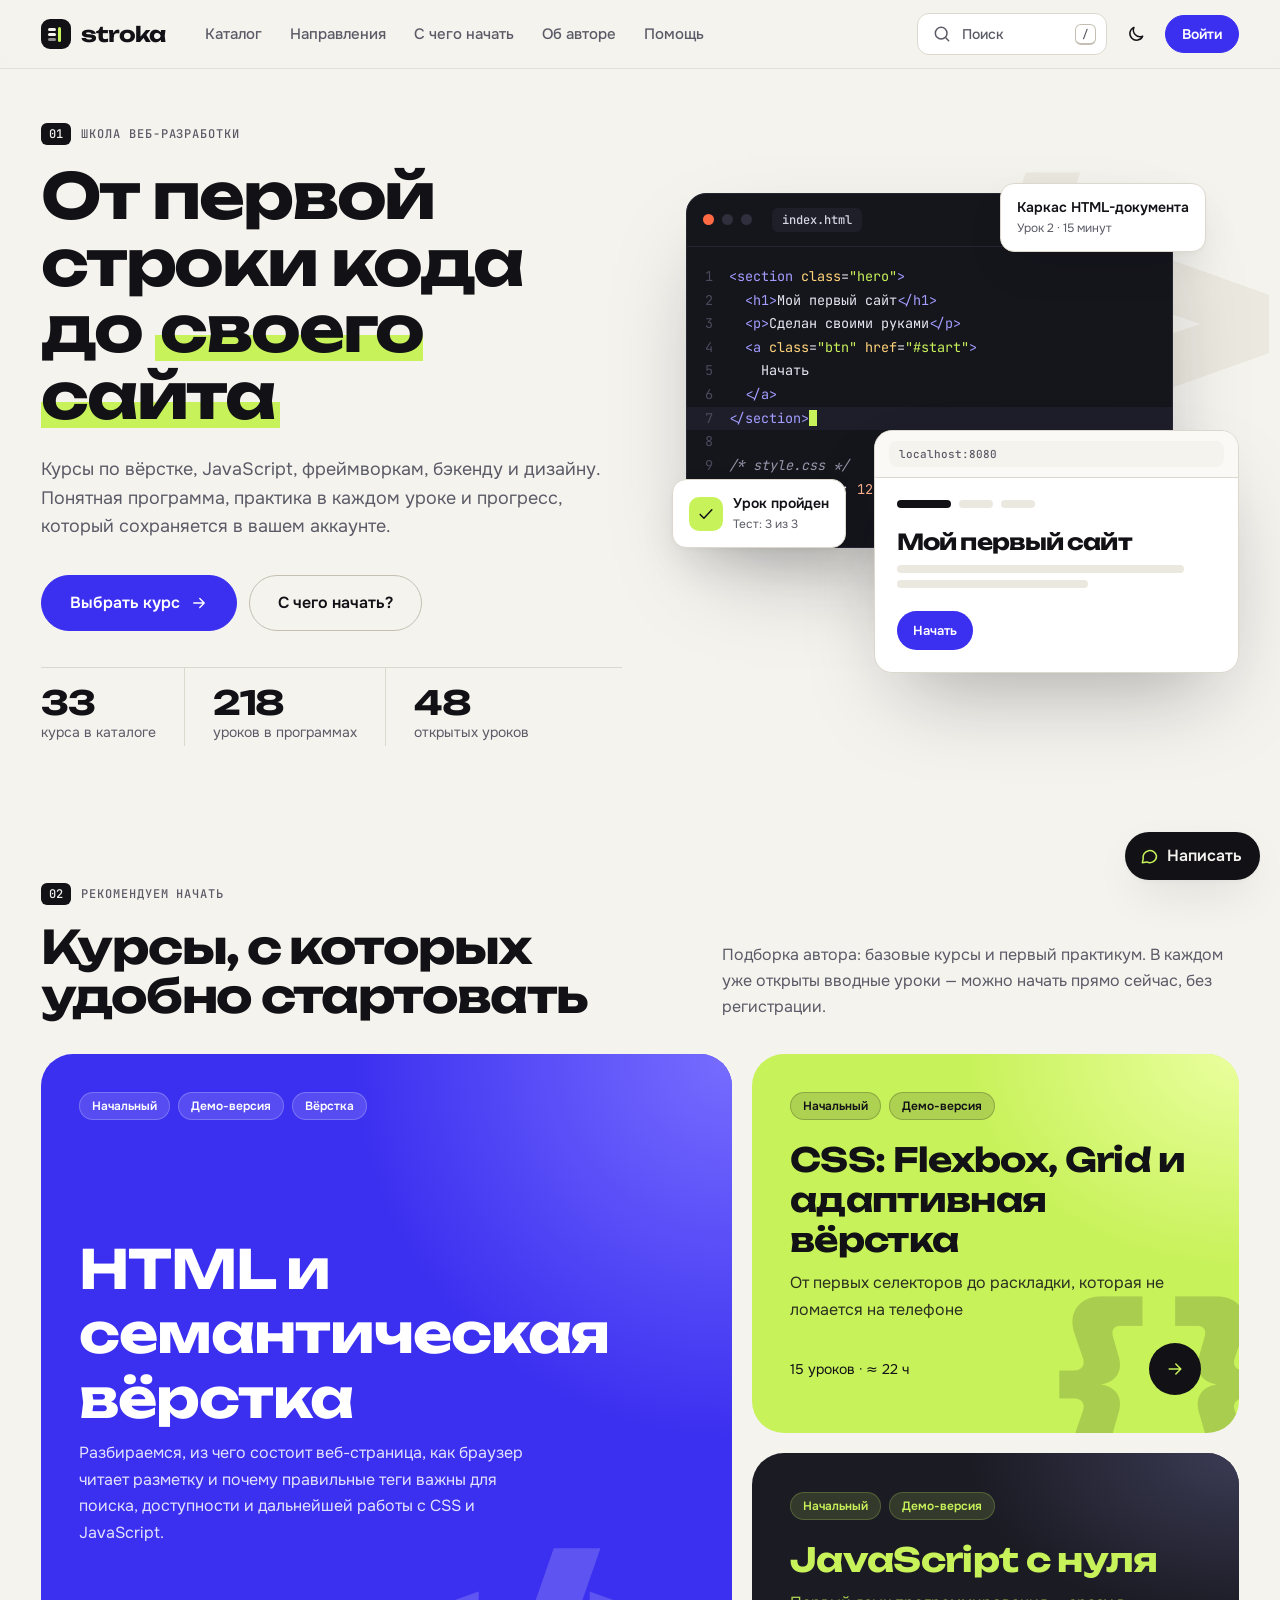
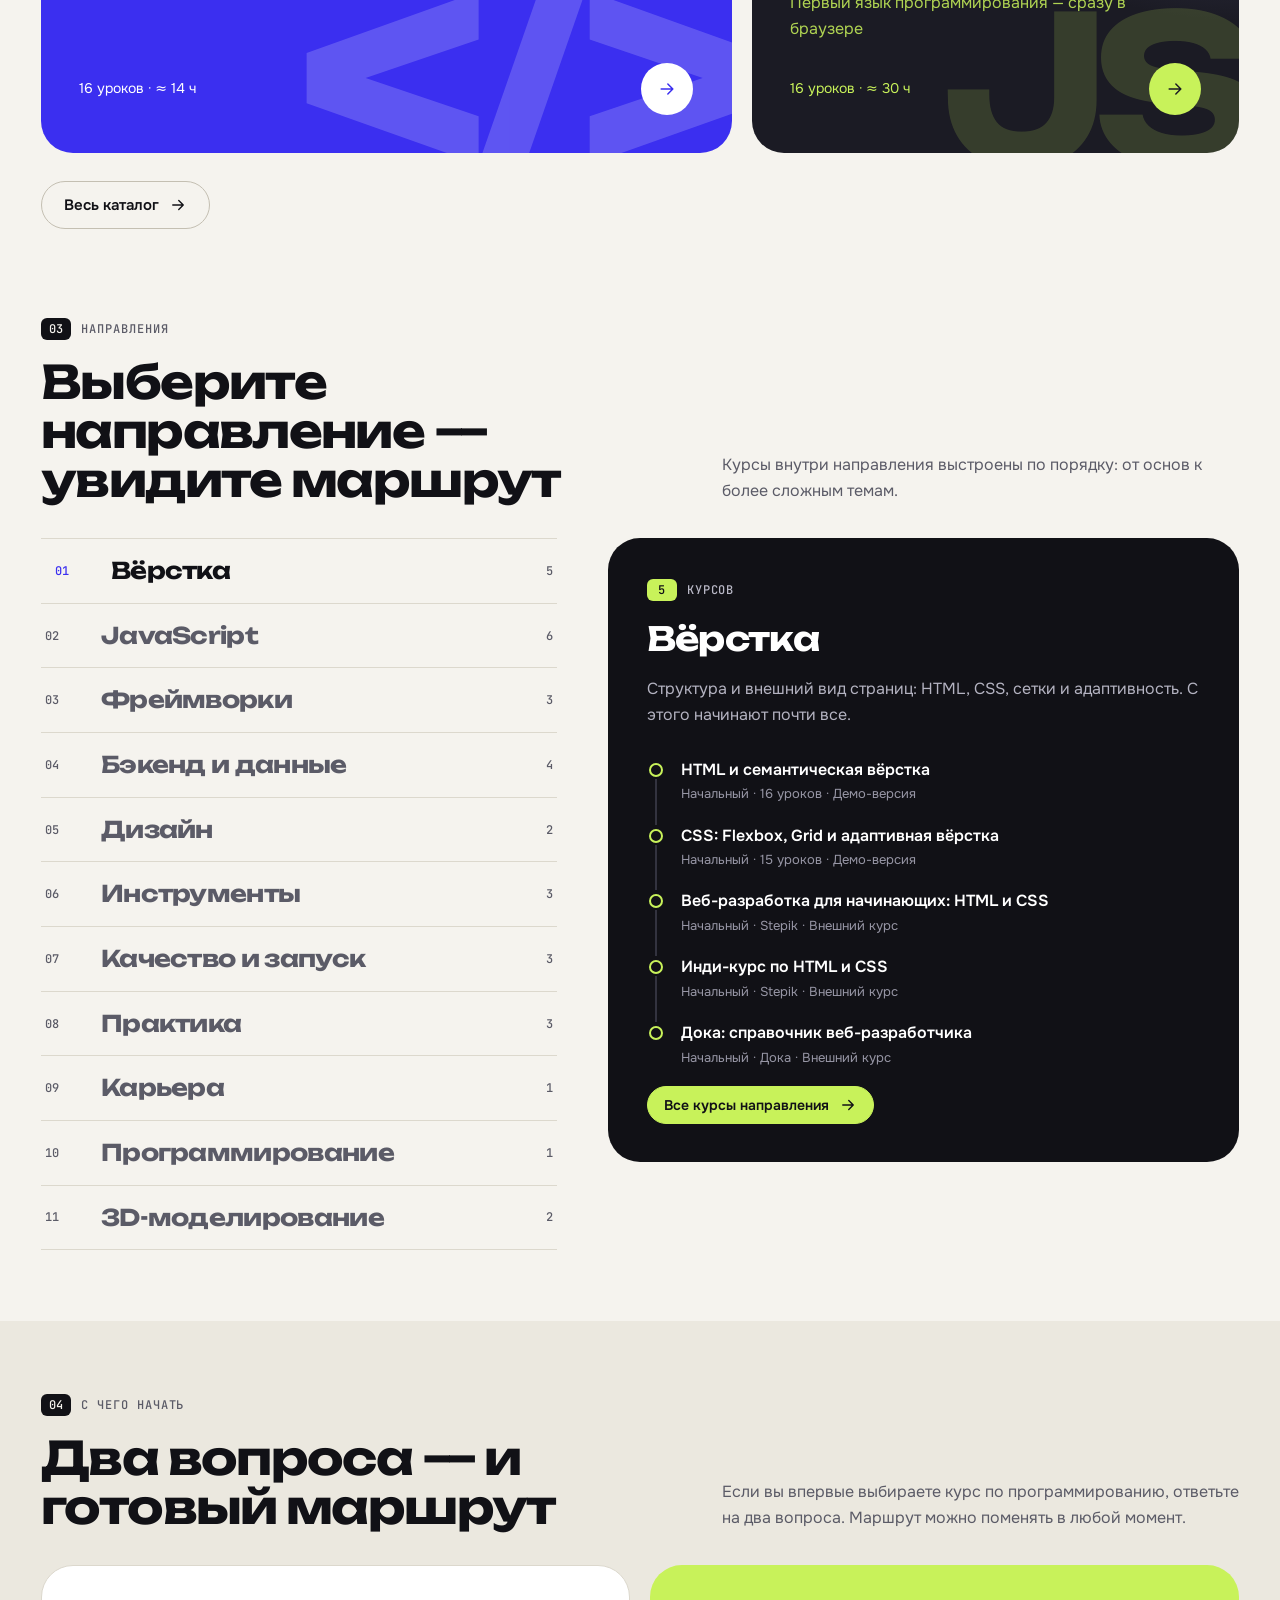
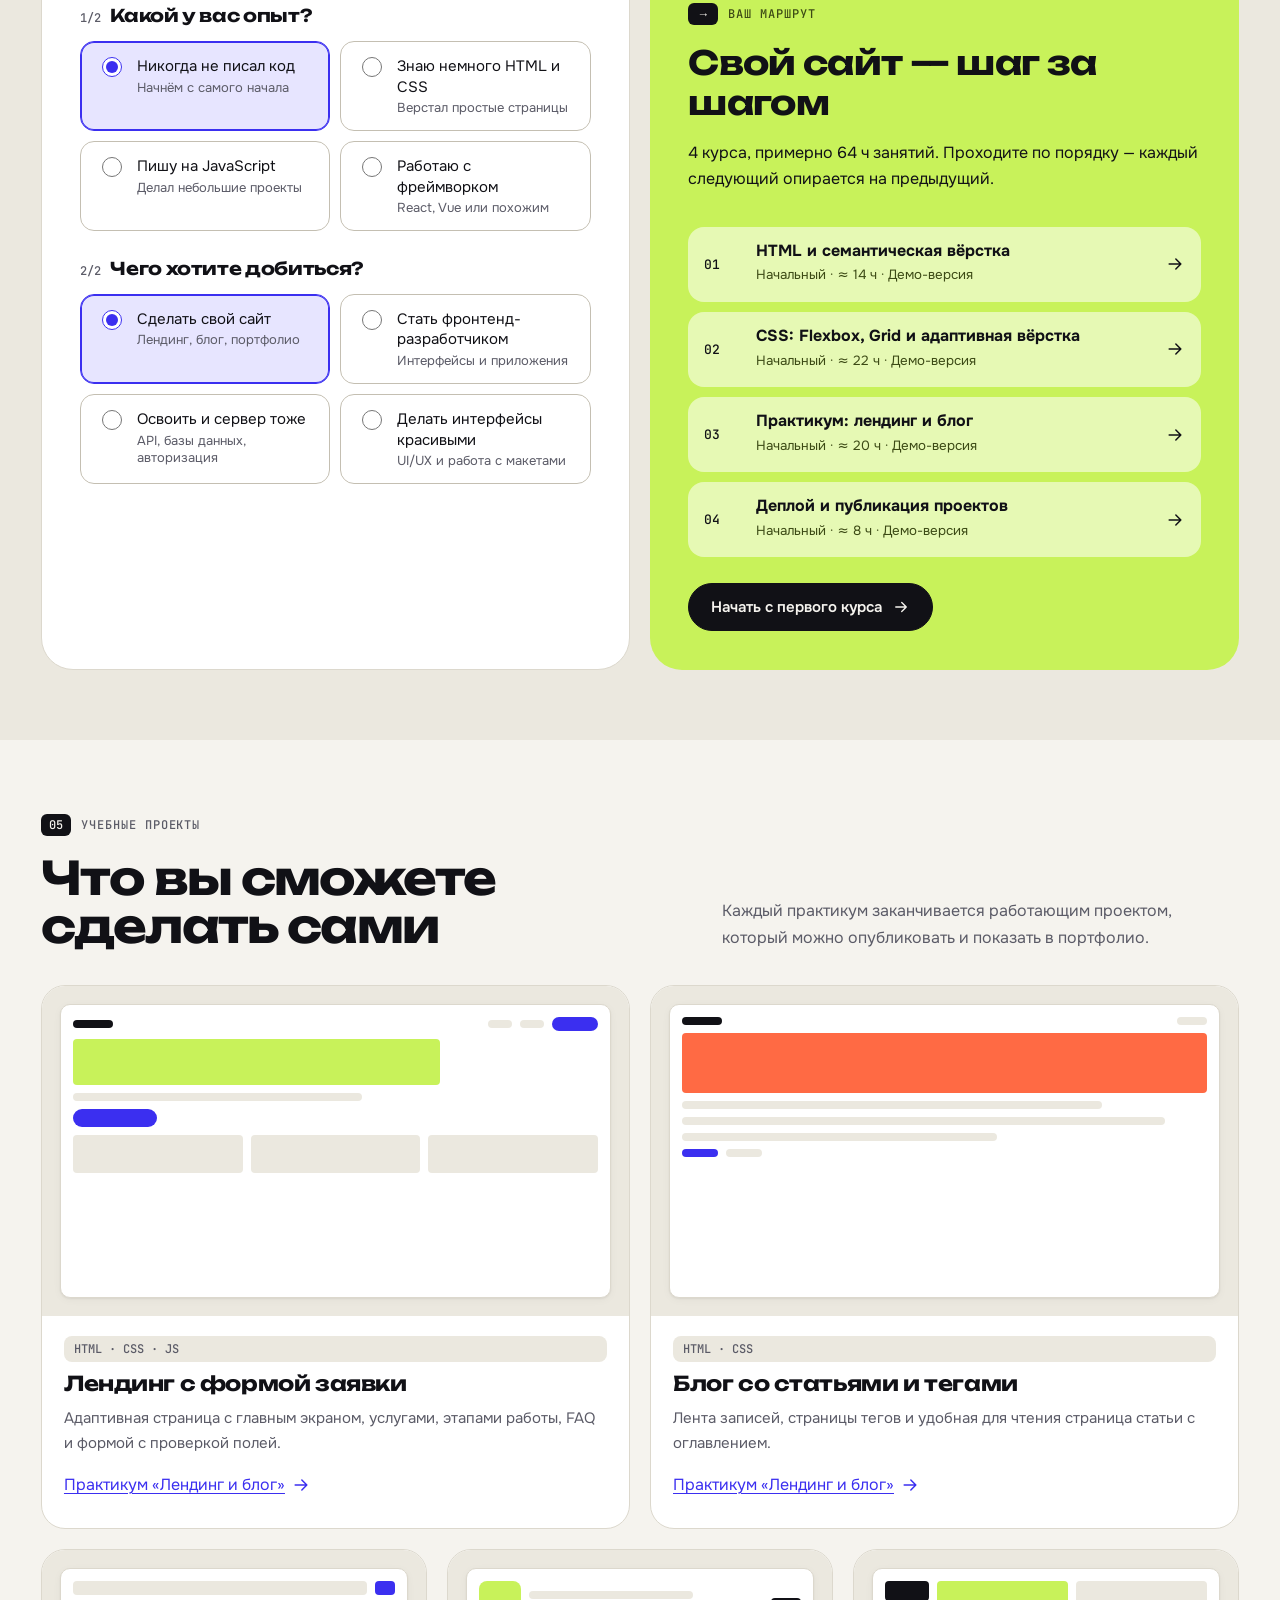
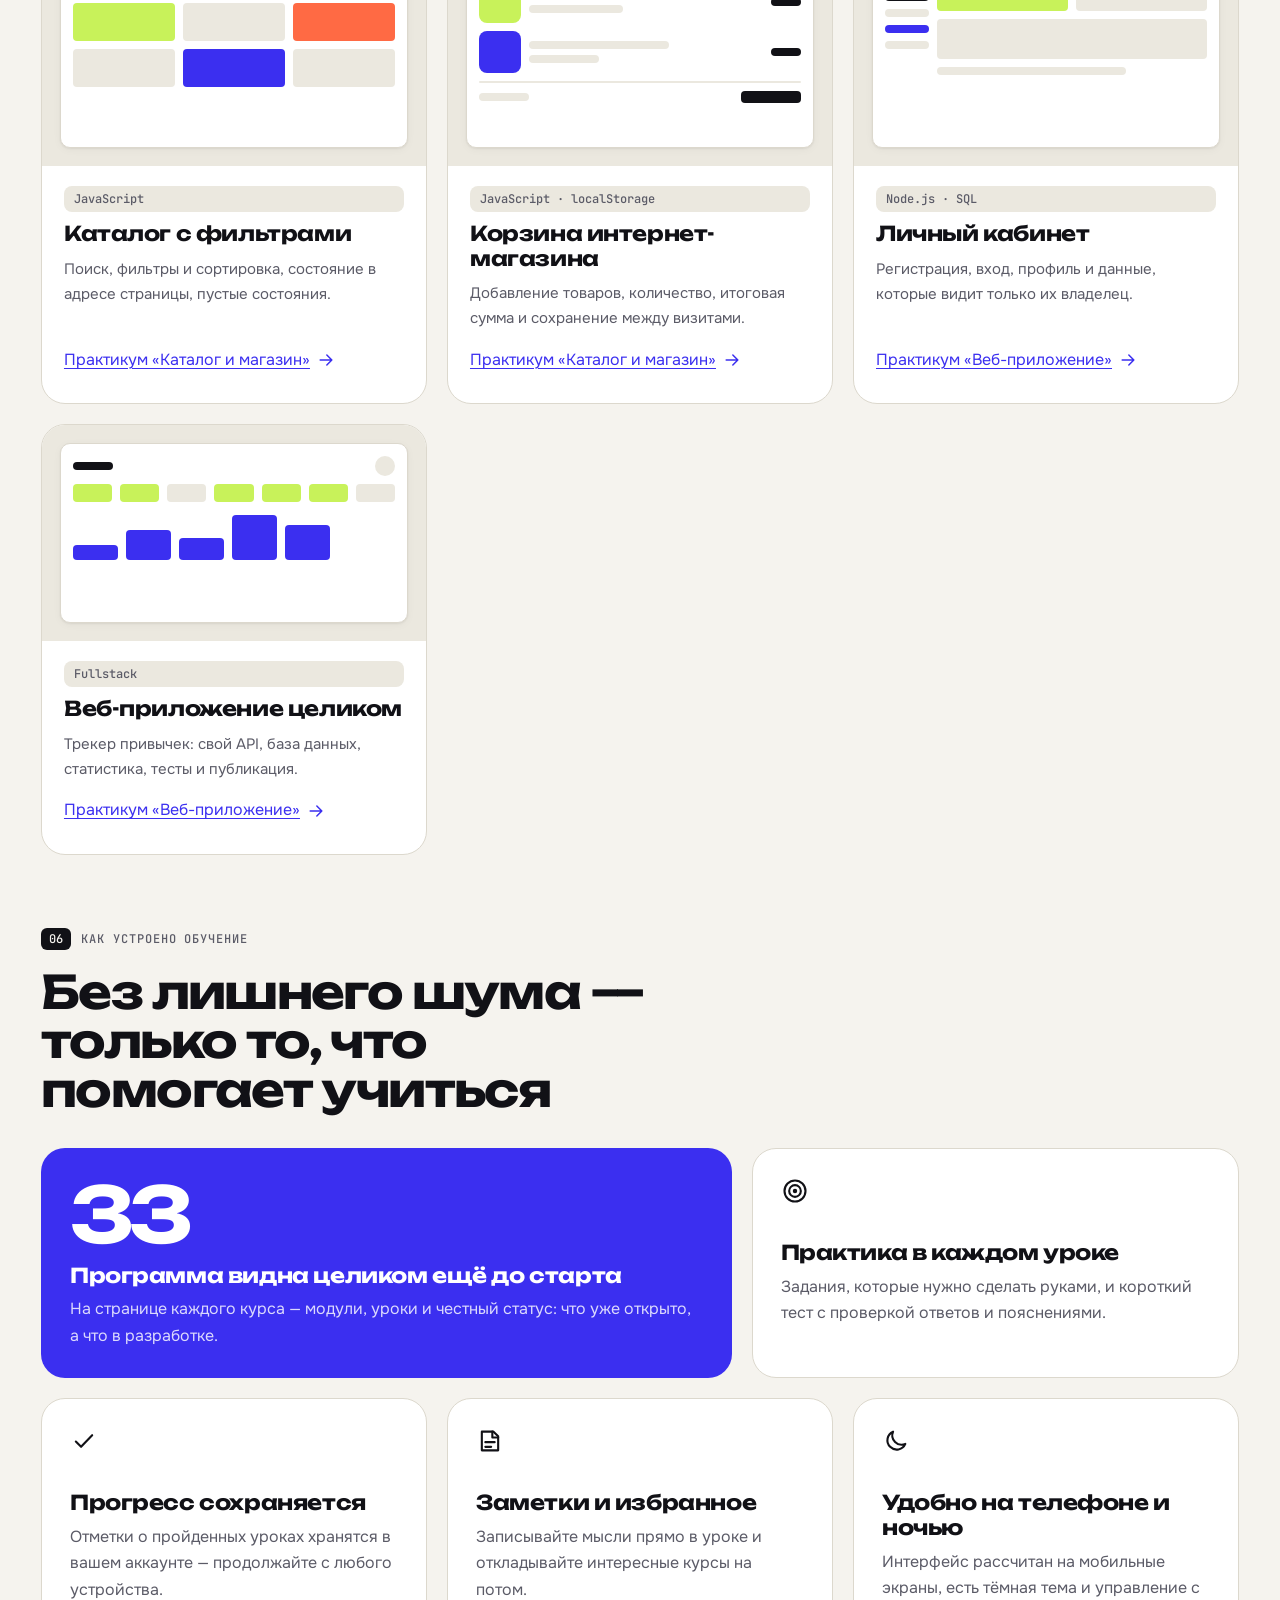
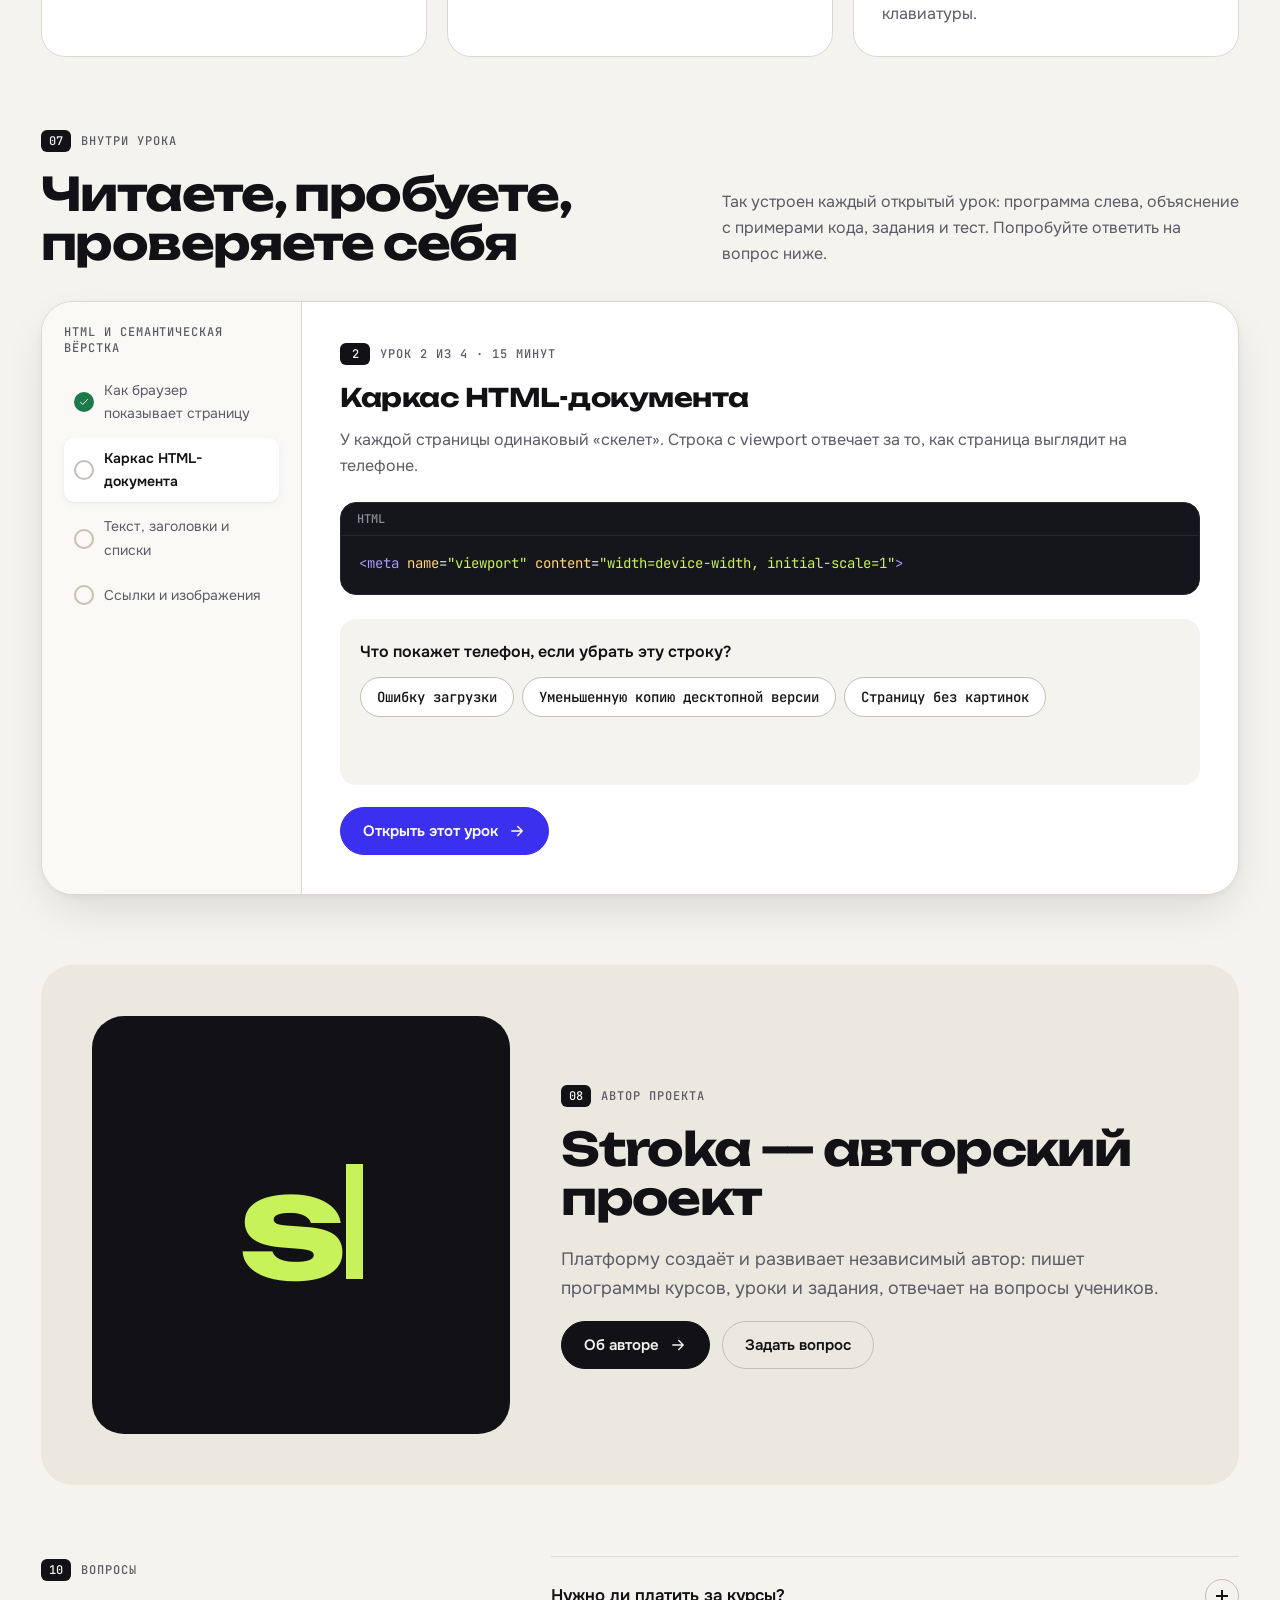
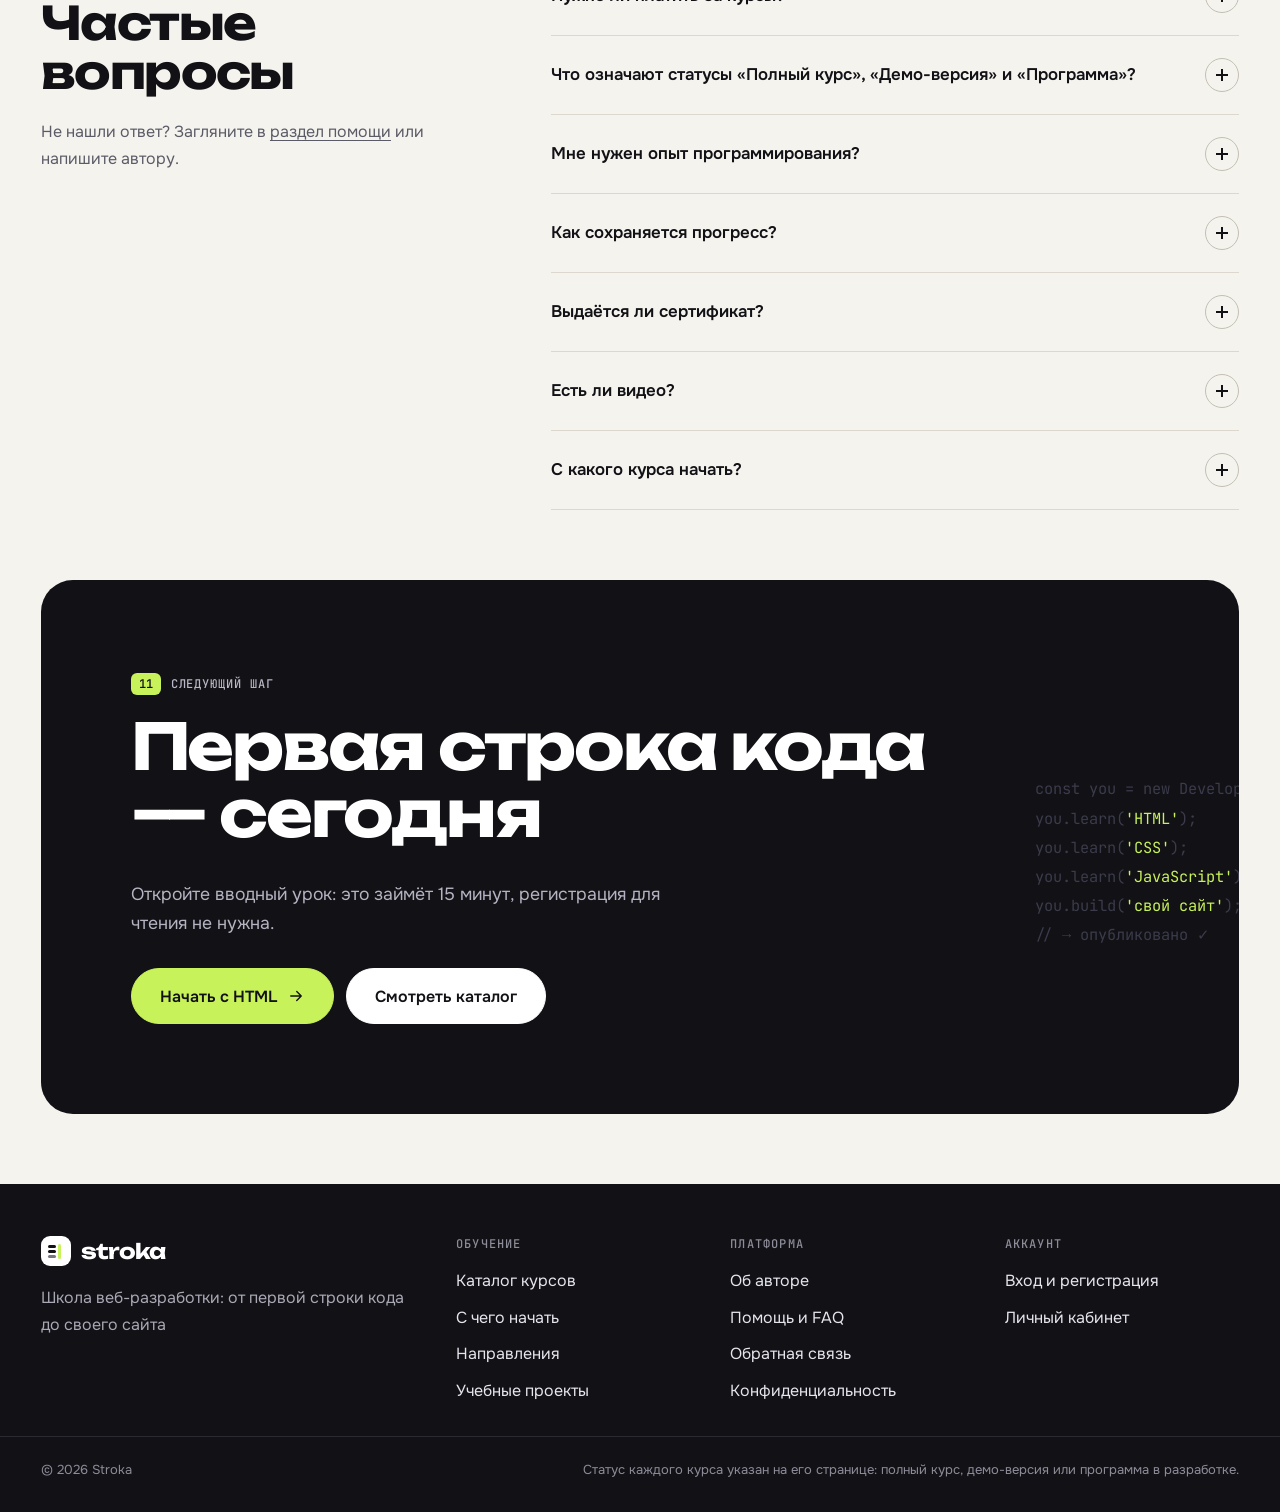
<file: index.html>
<!DOCTYPE html>
<html lang="ru">
<head>
  <meta charset="UTF-8">
  <meta name="viewport" content="width=device-width, initial-scale=1">
  <title>Stroka — школа веб-разработки: от первой строки кода до своего сайта</title>
  <meta name="description" content="Курсы по созданию сайтов: HTML, CSS, JavaScript, React, Next.js, Node.js, SQL, Git, дизайн интерфейсов и практические проекты. Программы, демо-уроки с заданиями и тестами, сохранение прогресса.">
  <link rel="canonical" href="https://bloody-kumorizora.github.io/Sctrochka-site/">
  <meta property="og:site_name" content="Stroka">
  <meta property="og:type" content="website">
  <meta property="og:locale" content="ru_RU">
  <meta property="og:title" content="Stroka — школа веб-разработки">
  <meta property="og:description" content="От первой строки кода до своего сайта: курсы по вёрстке, JavaScript, фреймворкам, бэкенду и дизайну с практикой в каждом уроке.">
  <meta property="og:url" content="https://bloody-kumorizora.github.io/Sctrochka-site/">
  <meta property="og:image" content="https://bloody-kumorizora.github.io/Sctrochka-site/img/og-image.png">
  <meta property="og:image:width" content="1200">
  <meta property="og:image:height" content="630">
  <meta name="twitter:card" content="summary_large_image">
  <meta name="theme-color" content="#f5f3ee" media="(prefers-color-scheme: light)">
  <meta name="theme-color" content="#0e0e13" media="(prefers-color-scheme: dark)">
  <link rel="icon" href="favicon.svg" type="image/svg+xml">
  <link rel="icon" href="img/favicon-32.png" sizes="32x32" type="image/png">
  <link rel="apple-touch-icon" href="img/apple-touch-icon.png">
  <link rel="manifest" href="site.webmanifest">
  <link rel="preload" href="fonts/onest-cyrillic.woff2" as="font" type="font/woff2" crossorigin>
  <link rel="preload" href="fonts/unbounded-cyrillic.woff2" as="font" type="font/woff2" crossorigin>
  <link rel="stylesheet" href="css/style.css">
  <script>try{var t=localStorage.getItem('stroka-theme');if(t)document.documentElement.dataset.theme=t}catch(e){}</script>
  <script type="application/ld+json">{"@context":"https://schema.org","@type":"WebSite","name":"Stroka","url":"https://bloody-kumorizora.github.io/Sctrochka-site/","inLanguage":"ru","potentialAction":{"@type":"SearchAction","target":"https://bloody-kumorizora.github.io/Sctrochka-site/catalog.html?q={query}","query-input":"required name=query"}}</script>
</head>
<body data-page="home">
  <header id="hdr"></header>

  <main id="app">
    <!-- 01 · Главный экран -->
    <section class="hero">
      <div class="container hero-grid">
        <div class="hero-copy">
          <span class="eyebrow"><b>01</b> Школа веб-разработки</span>
          <h1>От первой строки кода до <span class="mark">своего сайта</span></h1>
          <p class="lead">Курсы по вёрстке, JavaScript, фреймворкам, бэкенду и дизайну. Понятная программа, практика в каждом уроке и прогресс, который сохраняется в вашем аккаунте.</p>
          <div class="hero-actions">
            <a class="btn btn-lg" href="catalog.html">Выбрать курс <svg class="i" aria-hidden="true"><use href="#i-arrow"/></svg></a>
            <a class="btn btn-lg btn-ghost" href="#start">С чего начать?</a>
          </div>
          <div class="hero-facts" id="hero-facts" aria-live="polite">
            <div><strong data-stat="courses">22</strong><span>курса в каталоге</span></div>
            <div><strong data-stat="lessons">218</strong><span>уроков в программах</span></div>
            <div><strong data-stat="demo">48</strong><span>открытых уроков</span></div>
          </div>
        </div>
        <div class="hero-visual" aria-hidden="true">
          <div class="hero-bg-num">&lt;/&gt;</div>
          <div class="editor">
            <div class="editor-bar"><i></i><i></i><i></i><span>index.html</span></div>
            <pre id="hero-code"><span class="ln"><span class="t-k">&lt;section</span> <span class="t-a">class</span>=<span class="t-s">"hero"</span><span class="t-k">&gt;</span></span><span class="ln">  <span class="t-k">&lt;h1&gt;</span>Мой первый сайт<span class="t-k">&lt;/h1&gt;</span></span><span class="ln">  <span class="t-k">&lt;p&gt;</span>Сделан своими руками<span class="t-k">&lt;/p&gt;</span></span><span class="ln">  <span class="t-k">&lt;a</span> <span class="t-a">class</span>=<span class="t-s">"btn"</span> <span class="t-a">href</span>=<span class="t-s">"#start"</span><span class="t-k">&gt;</span></span><span class="ln">    Начать</span><span class="ln">  <span class="t-k">&lt;/a&gt;</span></span><span class="ln is-active"><span class="t-k">&lt;/section&gt;</span><span class="type-caret"></span></span><span class="ln"></span><span class="ln"><span class="t-c">/* style.css */</span></span><span class="ln"><span class="t-p">.btn</span> { <span class="t-a">padding</span>: <span class="t-n">12px 22px</span>; }</span></pre>
          </div>
          <div class="preview">
            <div class="preview-bar"><span>localhost:8080</span></div>
            <div class="preview-body">
              <div class="pv-nav"><i></i><i></i><i></i></div>
              <div class="pv-title">Мой первый сайт</div>
              <div class="pv-text"></div>
              <div class="pv-text short"></div>
              <span class="pv-btn">Начать</span>
            </div>
          </div>
          <div class="float-chip c1"><span class="dot"><svg class="i" aria-hidden="true"><use href="#i-check"/></svg></span><span>Урок пройден<small>Тест: 3 из 3</small></span></div>
          <div class="float-chip c2"><span>Каркас HTML-документа<small>Урок 2 · 15 минут</small></span></div>
        </div>
      </div>
    </section>

    <!-- 02 · Рекомендуемые курсы -->
    <section class="section" id="featured" aria-labelledby="featured-title">
      <div class="container">
        <div class="section-head" data-reveal>
          <div>
            <span class="eyebrow"><b>02</b> Рекомендуем начать</span>
            <h2 id="featured-title">Курсы, с которых удобно стартовать</h2>
          </div>
          <p>Подборка автора: базовые курсы и первый практикум. В каждом уже открыты вводные уроки — можно начать прямо сейчас, без регистрации.</p>
        </div>
        <div class="featured-grid" id="featured-grid">
          <div class="feature feature-big skeleton" aria-hidden="true"></div>
          <div class="feature feature-side skeleton" aria-hidden="true"></div>
          <div class="feature feature-side skeleton" aria-hidden="true"></div>
        </div>
        <p style="margin-top:28px"><a class="btn btn-ghost" href="catalog.html">Весь каталог <svg class="i" aria-hidden="true"><use href="#i-arrow"/></svg></a></p>
      </div>
    </section>

    <!-- 03 · Направления -->
    <section class="section" id="tracks" aria-labelledby="tracks-title" style="padding-top:0">
      <div class="container">
        <div class="section-head" data-reveal>
          <div>
            <span class="eyebrow"><b>03</b> Направления</span>
            <h2 id="tracks-title">Выберите направление — увидите маршрут</h2>
          </div>
          <p>Курсы внутри направления выстроены по порядку: от основ к более сложным темам.</p>
        </div>
        <div class="tracks" id="tracks-box">
          <div class="track-tabs" role="tablist" aria-label="Направления обучения" id="track-tabs"></div>
          <div class="track-panel" role="tabpanel" id="track-panel" tabindex="0" aria-live="polite"></div>
        </div>
      </div>
    </section>

    <!-- 04 · С чего начать -->
    <section class="section" id="start" aria-labelledby="start-title" style="background:var(--bg-2)">
      <div class="container">
        <div class="section-head" data-reveal>
          <div>
            <span class="eyebrow"><b>04</b> С чего начать</span>
            <h2 id="start-title">Два вопроса — и готовый маршрут</h2>
          </div>
          <p>Если вы впервые выбираете курс по программированию, ответьте на два вопроса. Маршрут можно поменять в любой момент.</p>
        </div>
        <div class="starter">
          <form class="starter-form" id="starter-form">
            <fieldset>
              <legend><b>1/2</b>Какой у вас опыт?</legend>
              <div class="option-grid">
                <label class="option"><input type="radio" name="exp" value="zero" checked><span>Никогда не писал код<small>Начнём с самого начала</small></span></label>
                <label class="option"><input type="radio" name="exp" value="html"><span>Знаю немного HTML и CSS<small>Верстал простые страницы</small></span></label>
                <label class="option"><input type="radio" name="exp" value="js"><span>Пишу на JavaScript<small>Делал небольшие проекты</small></span></label>
                <label class="option"><input type="radio" name="exp" value="fw"><span>Работаю с фреймворком<small>React, Vue или похожим</small></span></label>
              </div>
            </fieldset>
            <fieldset>
              <legend><b>2/2</b>Чего хотите добиться?</legend>
              <div class="option-grid">
                <label class="option"><input type="radio" name="goal" value="site" checked><span>Сделать свой сайт<small>Лендинг, блог, портфолио</small></span></label>
                <label class="option"><input type="radio" name="goal" value="frontend"><span>Стать фронтенд-разработчиком<small>Интерфейсы и приложения</small></span></label>
                <label class="option"><input type="radio" name="goal" value="fullstack"><span>Освоить и сервер тоже<small>API, базы данных, авторизация</small></span></label>
                <label class="option"><input type="radio" name="goal" value="design"><span>Делать интерфейсы красивыми<small>UI/UX и работа с макетами</small></span></label>
              </div>
            </fieldset>
          </form>
          <div class="starter-result" id="starter-result" aria-live="polite">
            <span class="eyebrow"><b>→</b> Ваш маршрут</span>
            <h3>Загружаем маршрут…</h3>
          </div>
        </div>
      </div>
    </section>

    <!-- 05 · Проекты -->
    <section class="section" id="projects" aria-labelledby="projects-title">
      <div class="container">
        <div class="section-head" data-reveal>
          <div>
            <span class="eyebrow"><b>05</b> Учебные проекты</span>
            <h2 id="projects-title">Что вы сможете сделать сами</h2>
          </div>
          <p>Каждый практикум заканчивается работающим проектом, который можно опубликовать и показать в портфолио.</p>
        </div>
        <div class="projects">
          <article class="project" data-reveal>
            <div class="project-art"><div class="wf"><div class="wf-row"><i class="ink" style="width:40px"></i><i style="width:24px;margin-left:auto"></i><i style="width:24px"></i><i class="ac" style="width:46px;height:14px;border-radius:7px"></i></div><i class="wf-hero lm" style="width:70%"></i><i style="width:55%"></i><i class="ac" style="width:84px;height:18px;border-radius:9px"></i><div class="wf-grid"><i></i><i></i><i></i></div></div></div>
            <div class="project-body"><span class="tag">HTML · CSS · JS</span><h3>Лендинг с формой заявки</h3><p>Адаптивная страница с главным экраном, услугами, этапами работы, FAQ и формой с проверкой полей.</p><a class="btn-text" href="course.html?id=project-landing-blog">Практикум «Лендинг и блог» <svg class="i" aria-hidden="true"><use href="#i-arrow"/></svg></a></div>
          </article>
          <article class="project" data-reveal>
            <div class="project-art"><div class="wf"><div class="wf-row"><i class="ink" style="width:40px"></i><i style="width:30px;margin-left:auto"></i></div><i class="co" style="height:60px"></i><i style="width:80%"></i><i style="width:92%"></i><i style="width:60%"></i><div class="wf-row"><i class="tag-wf ac" style="width:36px"></i><i style="width:36px"></i></div></div></div>
            <div class="project-body"><span class="tag">HTML · CSS</span><h3>Блог со статьями и тегами</h3><p>Лента записей, страницы тегов и удобная для чтения страница статьи с оглавлением.</p><a class="btn-text" href="course.html?id=project-landing-blog">Практикум «Лендинг и блог» <svg class="i" aria-hidden="true"><use href="#i-arrow"/></svg></a></div>
          </article>
          <article class="project" data-reveal>
            <div class="project-art"><div class="wf"><div class="wf-row"><i style="flex:1;height:14px"></i><i class="ac" style="width:20px;height:14px"></i></div><div class="wf-grid"><i class="lm"></i><i></i><i class="co"></i></div><div class="wf-grid"><i></i><i class="ac"></i><i></i></div></div></div>
            <div class="project-body"><span class="tag">JavaScript</span><h3>Каталог с фильтрами</h3><p>Поиск, фильтры и сортировка, состояние в адресе страницы, пустые состояния.</p><a class="btn-text" href="course.html?id=project-shop-catalog">Практикум «Каталог и магазин» <svg class="i" aria-hidden="true"><use href="#i-arrow"/></svg></a></div>
          </article>
          <article class="project" data-reveal>
            <div class="project-art"><div class="wf"><div class="wf-row"><i class="lm" style="width:42px;height:42px;border-radius:8px"></i><span style="flex:1;display:grid;gap:6px"><i style="width:70%"></i><i style="width:40%"></i></span><i class="ink" style="width:30px"></i></div><div class="wf-row"><i class="ac" style="width:42px;height:42px;border-radius:8px"></i><span style="flex:1;display:grid;gap:6px"><i style="width:60%"></i><i style="width:30%"></i></span><i class="ink" style="width:30px"></i></div><i style="height:2px"></i><div class="wf-row"><i style="width:50px"></i><i class="ink" style="width:60px;margin-left:auto;height:12px"></i></div></div></div>
            <div class="project-body"><span class="tag">JavaScript · localStorage</span><h3>Корзина интернет-магазина</h3><p>Добавление товаров, количество, итоговая сумма и сохранение между визитами.</p><a class="btn-text" href="course.html?id=project-shop-catalog">Практикум «Каталог и магазин» <svg class="i" aria-hidden="true"><use href="#i-arrow"/></svg></a></div>
          </article>
          <article class="project" data-reveal>
            <div class="project-art"><div class="wf" style="grid-template-columns:44px 1fr"><div style="display:grid;gap:8px;align-content:start"><i class="ink" style="height:20px"></i><i></i><i class="ac"></i><i></i></div><div style="display:grid;gap:8px"><div class="wf-row"><i class="lm" style="flex:1;height:30px"></i><i style="flex:1;height:30px"></i></div><i style="height:40px"></i><i style="width:70%"></i></div></div></div>
            <div class="project-body"><span class="tag">Node.js · SQL</span><h3>Личный кабинет</h3><p>Регистрация, вход, профиль и данные, которые видит только их владелец.</p><a class="btn-text" href="course.html?id=project-webapp">Практикум «Веб-приложение» <svg class="i" aria-hidden="true"><use href="#i-arrow"/></svg></a></div>
          </article>
          <article class="project" data-reveal>
            <div class="project-art"><div class="wf"><div class="wf-row"><i class="ink" style="width:40px"></i><i style="width:20px;margin-left:auto;border-radius:50%;height:20px"></i></div><div class="wf-grid" style="grid-template-columns:repeat(7,1fr)"><i class="lm" style="height:18px"></i><i class="lm" style="height:18px"></i><i style="height:18px"></i><i class="lm" style="height:18px"></i><i class="lm" style="height:18px"></i><i class="lm" style="height:18px"></i><i style="height:18px"></i></div><div class="wf-row" style="align-items:flex-end;height:50px"><i class="ac" style="width:14%;height:30%"></i><i class="ac" style="width:14%;height:60%"></i><i class="ac" style="width:14%;height:45%"></i><i class="ac" style="width:14%;height:90%"></i><i class="ac" style="width:14%;height:70%"></i></div></div></div>
            <div class="project-body"><span class="tag">Fullstack</span><h3>Веб-приложение целиком</h3><p>Трекер привычек: свой API, база данных, статистика, тесты и публикация.</p><a class="btn-text" href="course.html?id=project-webapp">Практикум «Веб-приложение» <svg class="i" aria-hidden="true"><use href="#i-arrow"/></svg></a></div>
          </article>
        </div>
      </div>
    </section>

    <!-- 06 · Преимущества -->
    <section class="section" aria-labelledby="values-title" style="padding-top:0">
      <div class="container">
        <div class="section-head" data-reveal>
          <div>
            <span class="eyebrow"><b>06</b> Как устроено обучение</span>
            <h2 id="values-title">Без лишнего шума — только то, что помогает учиться</h2>
          </div>
        </div>
        <div class="values">
          <div class="value" data-reveal>
            <div class="value-num" data-stat="courses">22</div>
            <h3>Программа видна целиком ещё до старта</h3>
            <p>На странице каждого курса — модули, уроки и честный статус: что уже открыто, а что в разработке.</p>
          </div>
          <div class="value" data-reveal>
            <svg class="i" aria-hidden="true"><use href="#i-target"/></svg>
            <h3>Практика в каждом уроке</h3>
            <p>Задания, которые нужно сделать руками, и короткий тест с проверкой ответов и пояснениями.</p>
          </div>
          <div class="value" data-reveal>
            <svg class="i" aria-hidden="true"><use href="#i-check"/></svg>
            <h3>Прогресс сохраняется</h3>
            <p>Отметки о пройденных уроках хранятся в вашем аккаунте — продолжайте с любого устройства.</p>
          </div>
          <div class="value" data-reveal>
            <svg class="i" aria-hidden="true"><use href="#i-note"/></svg>
            <h3>Заметки и избранное</h3>
            <p>Записывайте мысли прямо в уроке и откладывайте интересные курсы на потом.</p>
          </div>
          <div class="value" data-reveal>
            <svg class="i" aria-hidden="true"><use href="#i-moon"/></svg>
            <h3>Удобно на телефоне и ночью</h3>
            <p>Интерфейс рассчитан на мобильные экраны, есть тёмная тема и управление с клавиатуры.</p>
          </div>
        </div>
      </div>
    </section>

    <!-- 07 · Как выглядит урок -->
    <section class="section" aria-labelledby="demo-title" style="padding-top:0">
      <div class="container">
        <div class="section-head" data-reveal>
          <div>
            <span class="eyebrow"><b>07</b> Внутри урока</span>
            <h2 id="demo-title">Читаете, пробуете, проверяете себя</h2>
          </div>
          <p>Так устроен каждый открытый урок: программа слева, объяснение с примерами кода, задания и тест. Попробуйте ответить на вопрос ниже.</p>
        </div>
        <div class="demo" data-reveal>
          <aside class="demo-side" aria-label="Пример программы курса">
            <p class="demo-side-title">HTML и семантическая вёрстка</p>
            <ol>
              <li class="done"><span class="st"><svg class="i" aria-hidden="true"><use href="#i-check"/></svg></span>Как браузер показывает страницу</li>
              <li class="on"><span class="st"></span>Каркас HTML-документа</li>
              <li><span class="st"></span>Текст, заголовки и списки</li>
              <li><span class="st"></span>Ссылки и изображения</li>
            </ol>
          </aside>
          <div class="demo-main">
            <span class="eyebrow"><b>2</b> Урок 2 из 4 · 15 минут</span>
            <h3>Каркас HTML-документа</h3>
            <p class="muted">У каждой страницы одинаковый «скелет». Строка с viewport отвечает за то, как страница выглядит на телефоне.</p>
            <figure class="code"><figcaption><span>HTML</span></figcaption><pre tabindex="0"><code><span class="t-k">&lt;meta</span> <span class="t-a">name</span>=<span class="t-s">"viewport"</span> <span class="t-a">content</span>=<span class="t-s">"width=device-width, initial-scale=1"</span><span class="t-k">&gt;</span></code></pre></figure>
            <div class="demo-q" id="demo-q">
              <p id="demo-q-title">Что покажет телефон, если убрать эту строку?</p>
              <div class="chips" role="group" aria-labelledby="demo-q-title">
                <button type="button" class="chip" data-answer="0">Ошибку загрузки</button>
                <button type="button" class="chip" data-answer="1">Уменьшенную копию десктопной версии</button>
                <button type="button" class="chip" data-answer="0">Страницу без картинок</button>
              </div>
              <p class="demo-feedback" id="demo-feedback" aria-live="polite"></p>
            </div>
            <p style="margin-top:22px;margin-bottom:0"><a class="btn" href="lesson.html?id=html-basics.1.2">Открыть этот урок <svg class="i" aria-hidden="true"><use href="#i-arrow"/></svg></a></p>
          </div>
        </div>
      </div>
    </section>

    <!-- 08 · Об авторе -->
    <section class="section" aria-labelledby="author-title" style="padding-top:0">
      <div class="container">
        <div class="author-teaser" id="author-teaser" data-reveal>
          <div class="portrait" id="author-portrait"><span class="portrait-mono" aria-hidden="true">s<span class="type-caret"></span></span></div>
          <div>
            <span class="eyebrow"><b>08</b> Автор проекта</span>
            <h2 id="author-title">Stroka — авторский проект</h2>
            <p class="lead" id="author-intro">Платформу создаёт и развивает независимый автор: пишет программы курсов, уроки и задания, отвечает на вопросы учеников.</p>
            <div class="hero-actions">
              <a class="btn btn-dark" href="about.html">Об авторе <svg class="i" aria-hidden="true"><use href="#i-arrow"/></svg></a>
              <a class="btn btn-ghost" href="help.html#contact">Задать вопрос</a>
            </div>
          </div>
        </div>
      </div>
    </section>

    <!-- 09 · Отзывы (показываются, только если в js/config.js есть реальные отзывы) -->
    <section class="section" id="reviews" aria-labelledby="reviews-title" hidden style="padding-top:0">
      <div class="container">
        <div class="section-head"><div><span class="eyebrow"><b>09</b> Отзывы</span><h2 id="reviews-title">Что говорят ученики</h2></div></div>
        <div class="reviews" id="reviews-list"></div>
      </div>
    </section>

    <!-- 10 · FAQ -->
    <section class="section" id="faq" aria-labelledby="faq-title" style="padding-top:0">
      <div class="container faq">
        <div data-reveal>
          <span class="eyebrow"><b>10</b> Вопросы</span>
          <h2 id="faq-title">Частые вопросы</h2>
          <p class="muted">Не нашли ответ? Загляните в <a href="help.html">раздел помощи</a> или напишите автору.</p>
        </div>
        <div class="faq-list">
          <details class="faq-item"><summary>Нужно ли платить за курсы?</summary><div class="answer"><p>Сейчас на платформе нет оплаты: все опубликованные уроки открыты. Чтобы сохранять прогресс, нужна бесплатная регистрация.</p></div></details>
          <details class="faq-item"><summary>Что означают статусы «Полный курс», «Демо-версия» и «Программа»?</summary><div class="answer"><p><strong>Полный курс</strong> — опубликованы все уроки. <strong>Демо-версия</strong> — открыты вводные уроки с заданиями и тестами, остальные уроки программы в разработке. <strong>Программа</strong> — опубликован план курса, уроки готовятся. Статус всегда указан в карточке и на странице курса.</p></div></details>
          <details class="faq-item"><summary>Мне нужен опыт программирования?</summary><div class="answer"><p>Нет. Курсы «HTML и семантическая вёрстка» и «JavaScript с нуля» рассчитаны на тех, кто никогда не писал код. Для каждого курса указаны требования для старта.</p></div></details>
          <details class="faq-item"><summary>Как сохраняется прогресс?</summary><div class="answer"><p>Когда вы отмечаете урок пройденным или проходите тест, отметка сохраняется в вашем аккаунте. Заметки к урокам и избранное хранятся в браузере на этом устройстве.</p></div></details>
          <details class="faq-item"><summary>Выдаётся ли сертификат?</summary><div class="answer"><p>Для полных курсов после прохождения всех уроков формируется подтверждение прохождения, которое можно распечатать. Это не документ об образовании. Для демо-версий и программ подтверждение не формируется.</p></div></details>
          <details class="faq-item"><summary>Есть ли видео?</summary><div class="answer"><p>Уроки в основном текстовые, с примерами кода, которые можно скопировать, заданиями и тестами. Видео встраивается в те уроки, где автор его добавил.</p></div></details>
          <details class="faq-item"><summary>С какого курса начать?</summary><div class="answer"><p>Ответьте на два вопроса в разделе <a href="#start">«С чего начать»</a> — получите маршрут из нескольких курсов. Если сомневаетесь, начните с HTML.</p></div></details>
        </div>
      </div>
    </section>

    <!-- 11 · Финальный призыв -->
    <section class="section" style="padding-top:0">
      <div class="container">
        <div class="cta" data-reveal>
          <pre class="cta-art" aria-hidden="true">const you = new Developer();
you.learn(<b>'HTML'</b>);
you.learn(<b>'CSS'</b>);
you.learn(<b>'JavaScript'</b>);
you.build(<b>'свой сайт'</b>);
// → опубликовано ✓</pre>
          <span class="eyebrow on-dark"><b>11</b> Следующий шаг</span>
          <h2>Первая строка кода — сегодня</h2>
          <p>Откройте вводный урок: это займёт 15 минут, регистрация для чтения не нужна.</p>
          <div class="hero-actions">
            <a class="btn btn-lg btn-lime" href="lesson.html?id=html-basics.1.1">Начать с HTML <svg class="i" aria-hidden="true"><use href="#i-arrow"/></svg></a>
            <a class="btn btn-lg btn-light" href="catalog.html">Смотреть каталог</a>
          </div>
        </div>
      </div>
    </section>
  </main>

  <script src="js/config.js" defer></script>
  <script src="js/db.js" defer></script>
  <script src="js/app.js" defer></script>
  <script src="data/catalog.js" defer></script>
  <script src="js/courses.js" defer></script>
  <script src="js/home.js" defer></script>
</body>
</html>
</file>
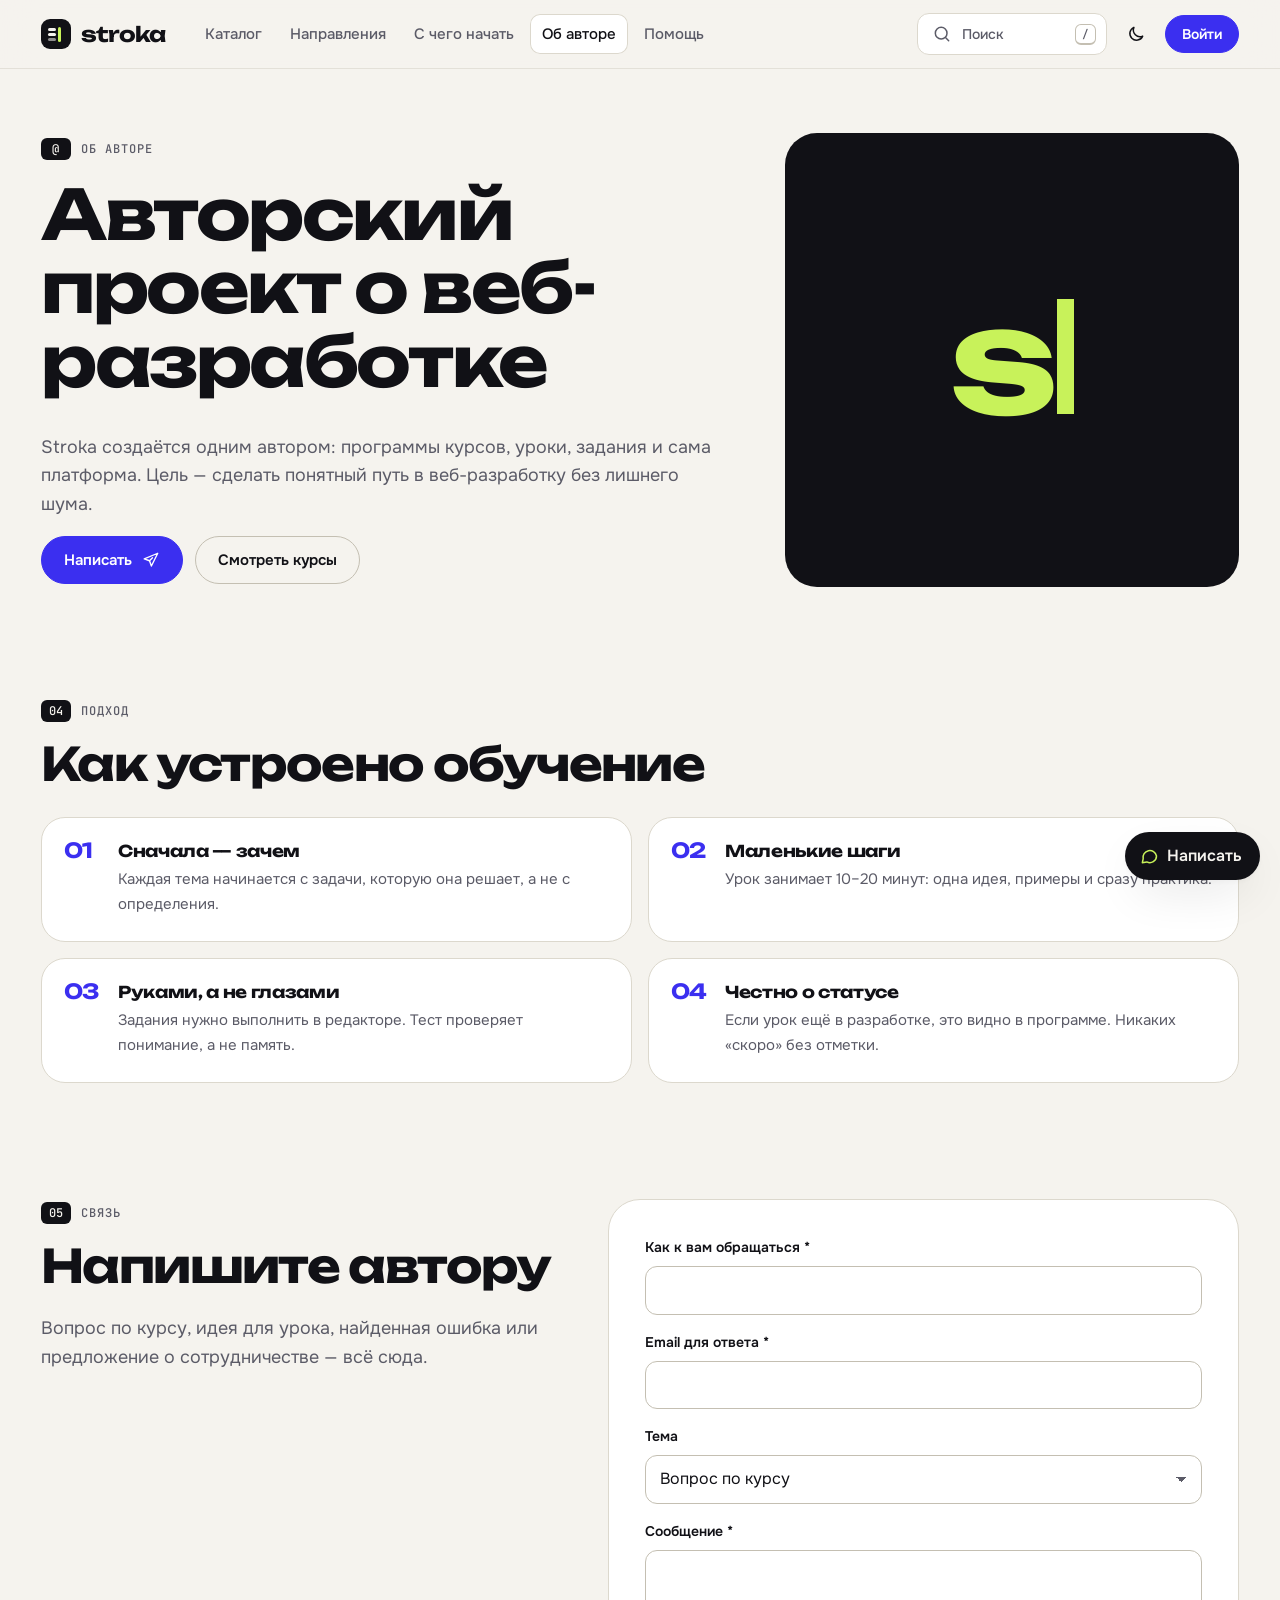
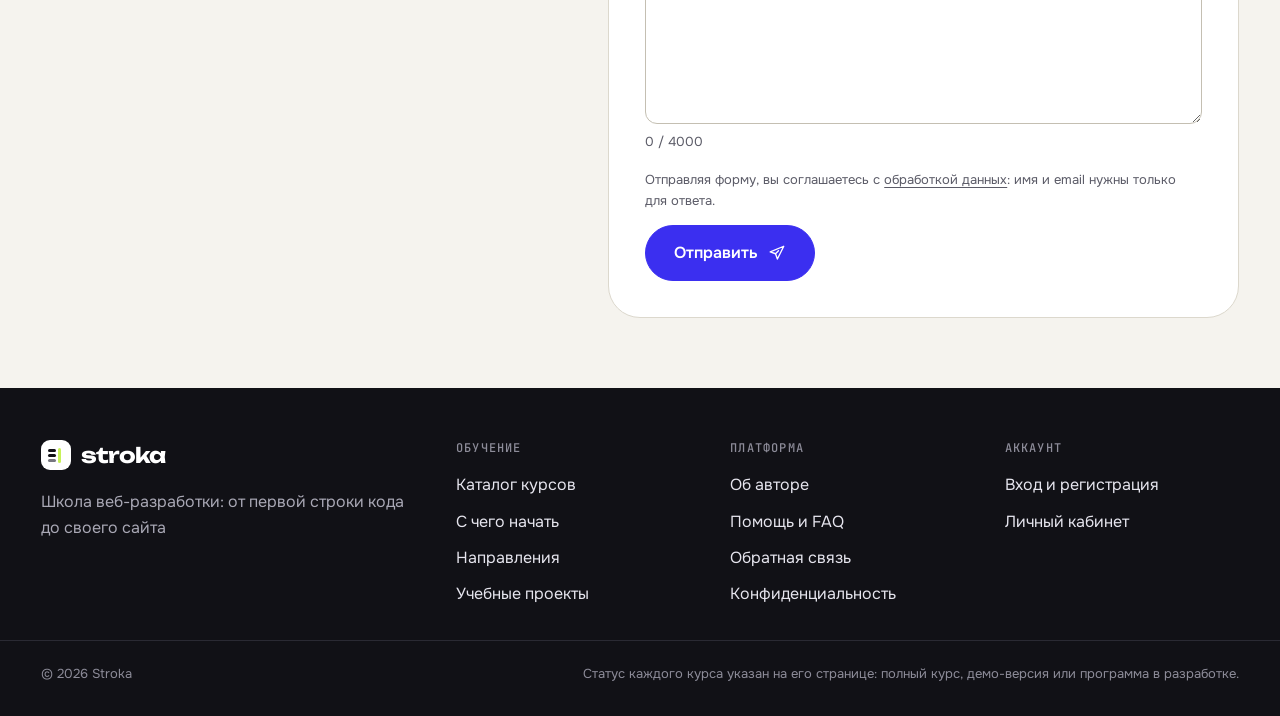
<file: about.html>
<!DOCTYPE html>
<html lang="ru">
<head>
  <meta charset="UTF-8">
  <meta name="viewport" content="width=device-width, initial-scale=1">
  <title>Об авторе — Stroka</title>
  <meta name="description" content="Кто создаёт платформу Stroka, подход к обучению, проекты и способы связи.">
  <link rel="canonical" href="https://bloody-kumorizora.github.io/Sctrochka-site/about.html">
  <meta property="og:site_name" content="Stroka">
  <meta property="og:type" content="website">
  <meta property="og:locale" content="ru_RU">
  <meta property="og:title" content="Об авторе — Stroka">
  <meta property="og:description" content="Кто создаёт платформу Stroka, подход к обучению, проекты и способы связи.">
  <meta property="og:url" content="https://bloody-kumorizora.github.io/Sctrochka-site/about.html">
  <meta property="og:image" content="https://bloody-kumorizora.github.io/Sctrochka-site/img/og-image.png">
  <meta name="twitter:card" content="summary_large_image">
  <meta name="theme-color" content="#f5f3ee" media="(prefers-color-scheme: light)">
  <meta name="theme-color" content="#0e0e13" media="(prefers-color-scheme: dark)">
  <link rel="icon" href="favicon.svg" type="image/svg+xml">
  <link rel="icon" href="img/favicon-32.png" sizes="32x32" type="image/png">
  <link rel="apple-touch-icon" href="img/apple-touch-icon.png">
  <link rel="manifest" href="site.webmanifest">
  <link rel="preload" href="fonts/onest-cyrillic.woff2" as="font" type="font/woff2" crossorigin>
  <link rel="preload" href="fonts/unbounded-cyrillic.woff2" as="font" type="font/woff2" crossorigin>
  <link rel="stylesheet" href="css/style.css">
  <script>try{var t=localStorage.getItem('stroka-theme');if(t)document.documentElement.dataset.theme=t}catch(e){}</script>
</head>
<body data-page="about">
  <header id="hdr"></header>
  <main id="app"><div class="container" style="padding-top:40px"><div class="skeleton" style="height:56px;margin-bottom:16px"></div><div class="skeleton sk-line" style="width:90%"></div><div class="skeleton sk-line" style="width:75%"></div><div class="skeleton sk-line" style="width:60%"></div></div></main>

  <script src="js/config.js" defer></script>
  <script src="js/db.js" defer></script>
  <script src="js/app.js" defer></script>
  <script src="js/feedback.js" defer></script>
  <script src="js/about.js" defer></script>
</body>
</html>
</file>
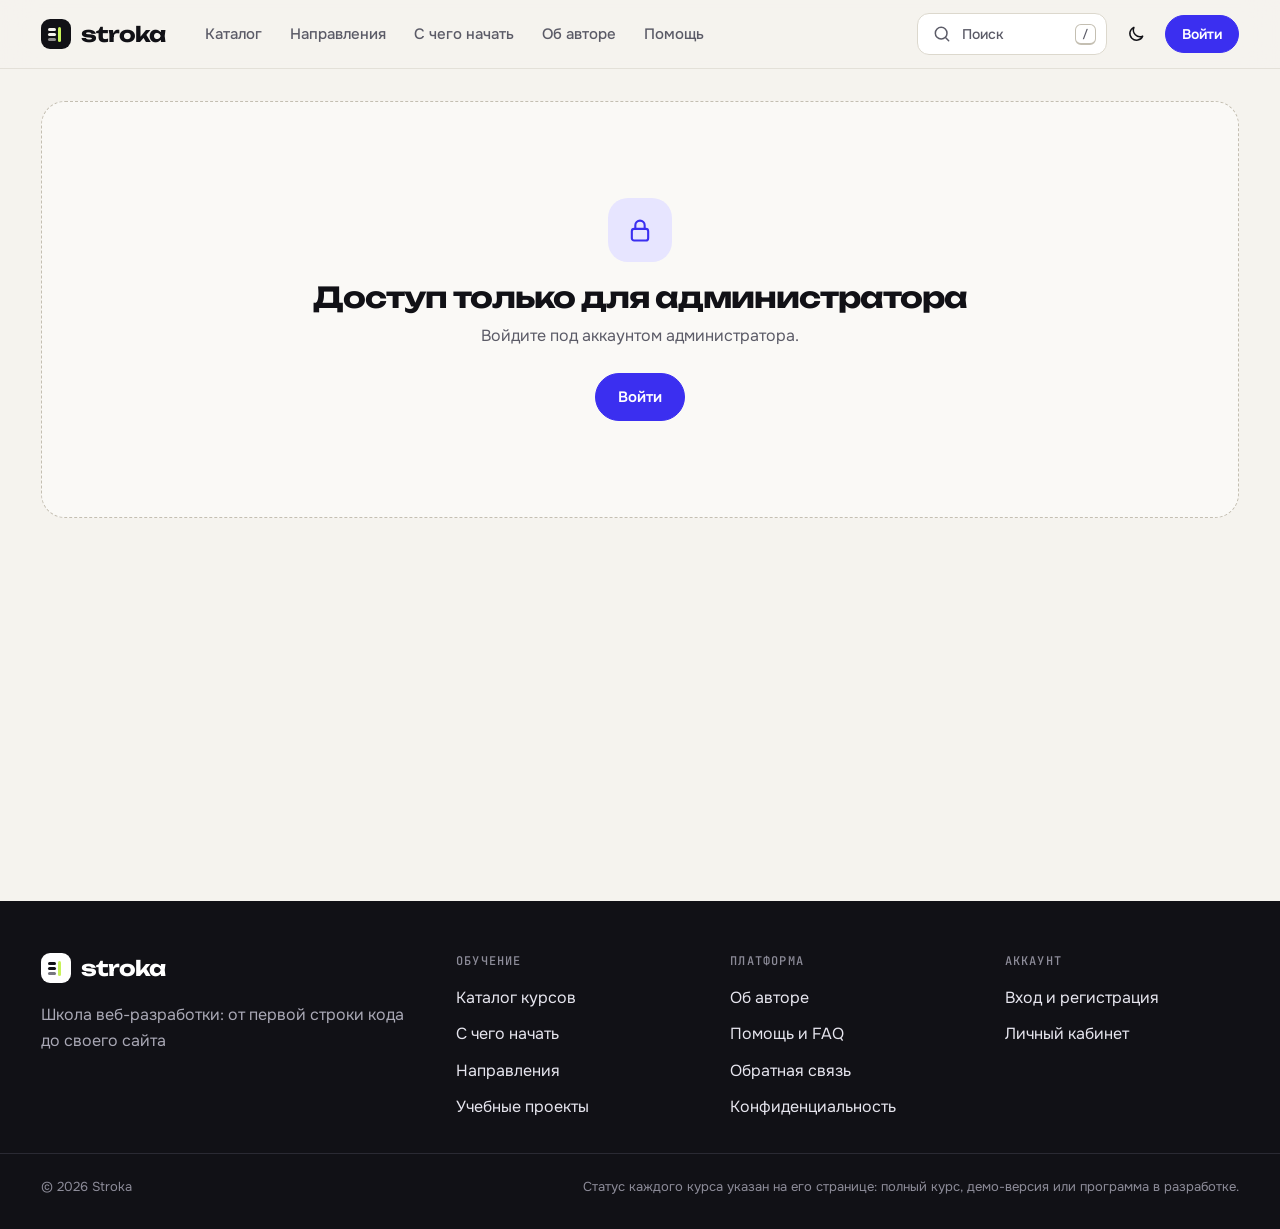
<file: admin.html>
<!DOCTYPE html>
<html lang="ru">
<head>
  <meta charset="UTF-8">
  <meta name="viewport" content="width=device-width, initial-scale=1">
  <title>Администрирование — Stroka</title>
  <meta name="description" content="Управление курсами, уроками и обращениями.">
  <meta name="robots" content="noindex">
  <meta property="og:site_name" content="Stroka">
  <meta property="og:type" content="website">
  <meta property="og:locale" content="ru_RU">
  <meta property="og:title" content="Администрирование — Stroka">
  <meta property="og:description" content="Управление курсами, уроками и обращениями.">
  <meta property="og:url" content="https://bloody-kumorizora.github.io/Sctrochka-site/admin.html">
  <meta property="og:image" content="https://bloody-kumorizora.github.io/Sctrochka-site/img/og-image.png">
  <meta name="twitter:card" content="summary_large_image">
  <meta name="theme-color" content="#f5f3ee" media="(prefers-color-scheme: light)">
  <meta name="theme-color" content="#0e0e13" media="(prefers-color-scheme: dark)">
  <link rel="icon" href="favicon.svg" type="image/svg+xml">
  <link rel="icon" href="img/favicon-32.png" sizes="32x32" type="image/png">
  <link rel="apple-touch-icon" href="img/apple-touch-icon.png">
  <link rel="manifest" href="site.webmanifest">
  <link rel="preload" href="fonts/onest-cyrillic.woff2" as="font" type="font/woff2" crossorigin>
  <link rel="preload" href="fonts/unbounded-cyrillic.woff2" as="font" type="font/woff2" crossorigin>
  <link rel="stylesheet" href="css/style.css">
  <script>try{var t=localStorage.getItem('stroka-theme');if(t)document.documentElement.dataset.theme=t}catch(e){}</script>
</head>
<body data-page="admin">
  <header id="hdr"></header>
  <main id="app" class="wrap"><div class="skeleton" style="height:56px;margin-bottom:16px"></div><div class="skeleton sk-line" style="width:90%"></div><div class="skeleton sk-line" style="width:75%"></div><div class="skeleton sk-line" style="width:60%"></div></main>

  <script src="js/config.js" defer></script>
  <script src="js/db.js" defer></script>
  <script src="js/app.js" defer></script>
  <script src="data/catalog.js" defer></script>
  <script src="js/courses.js" defer></script>
  <script src="js/admin.js" defer></script>
</body>
</html>
</file>
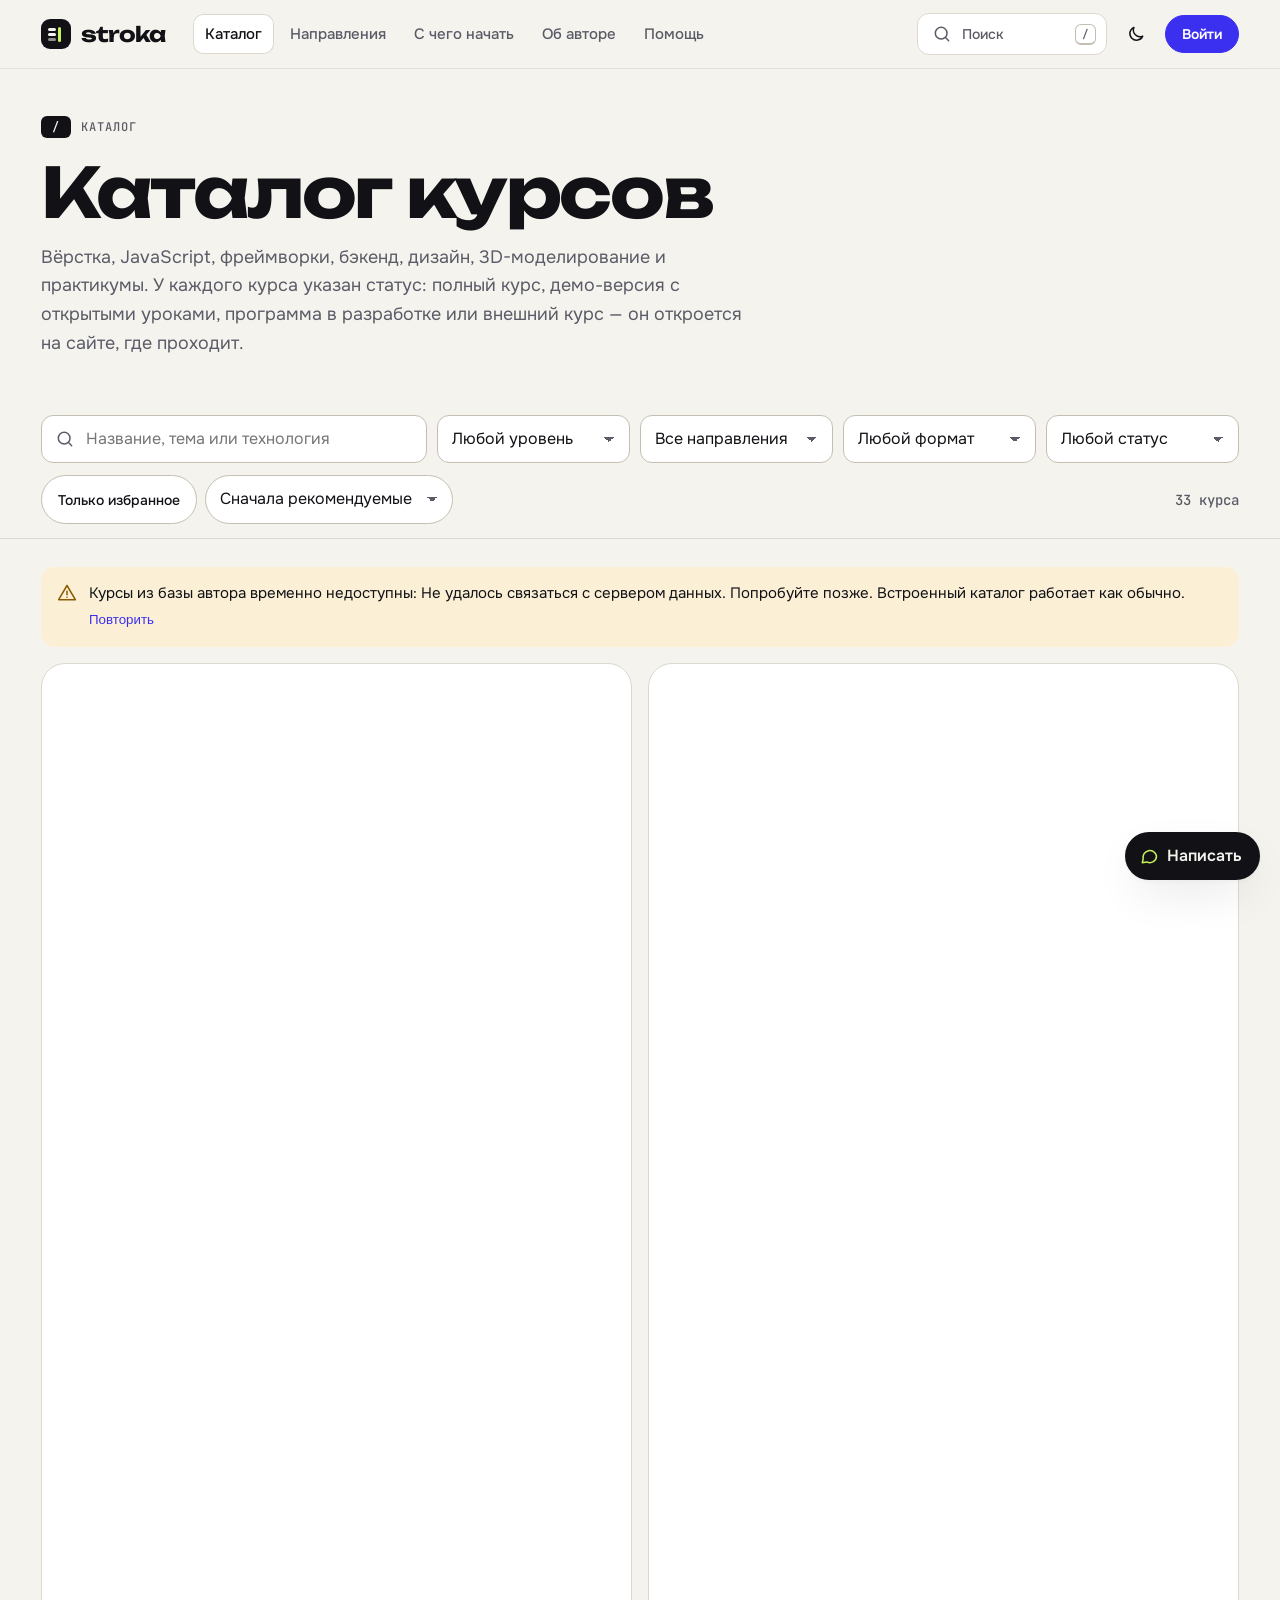
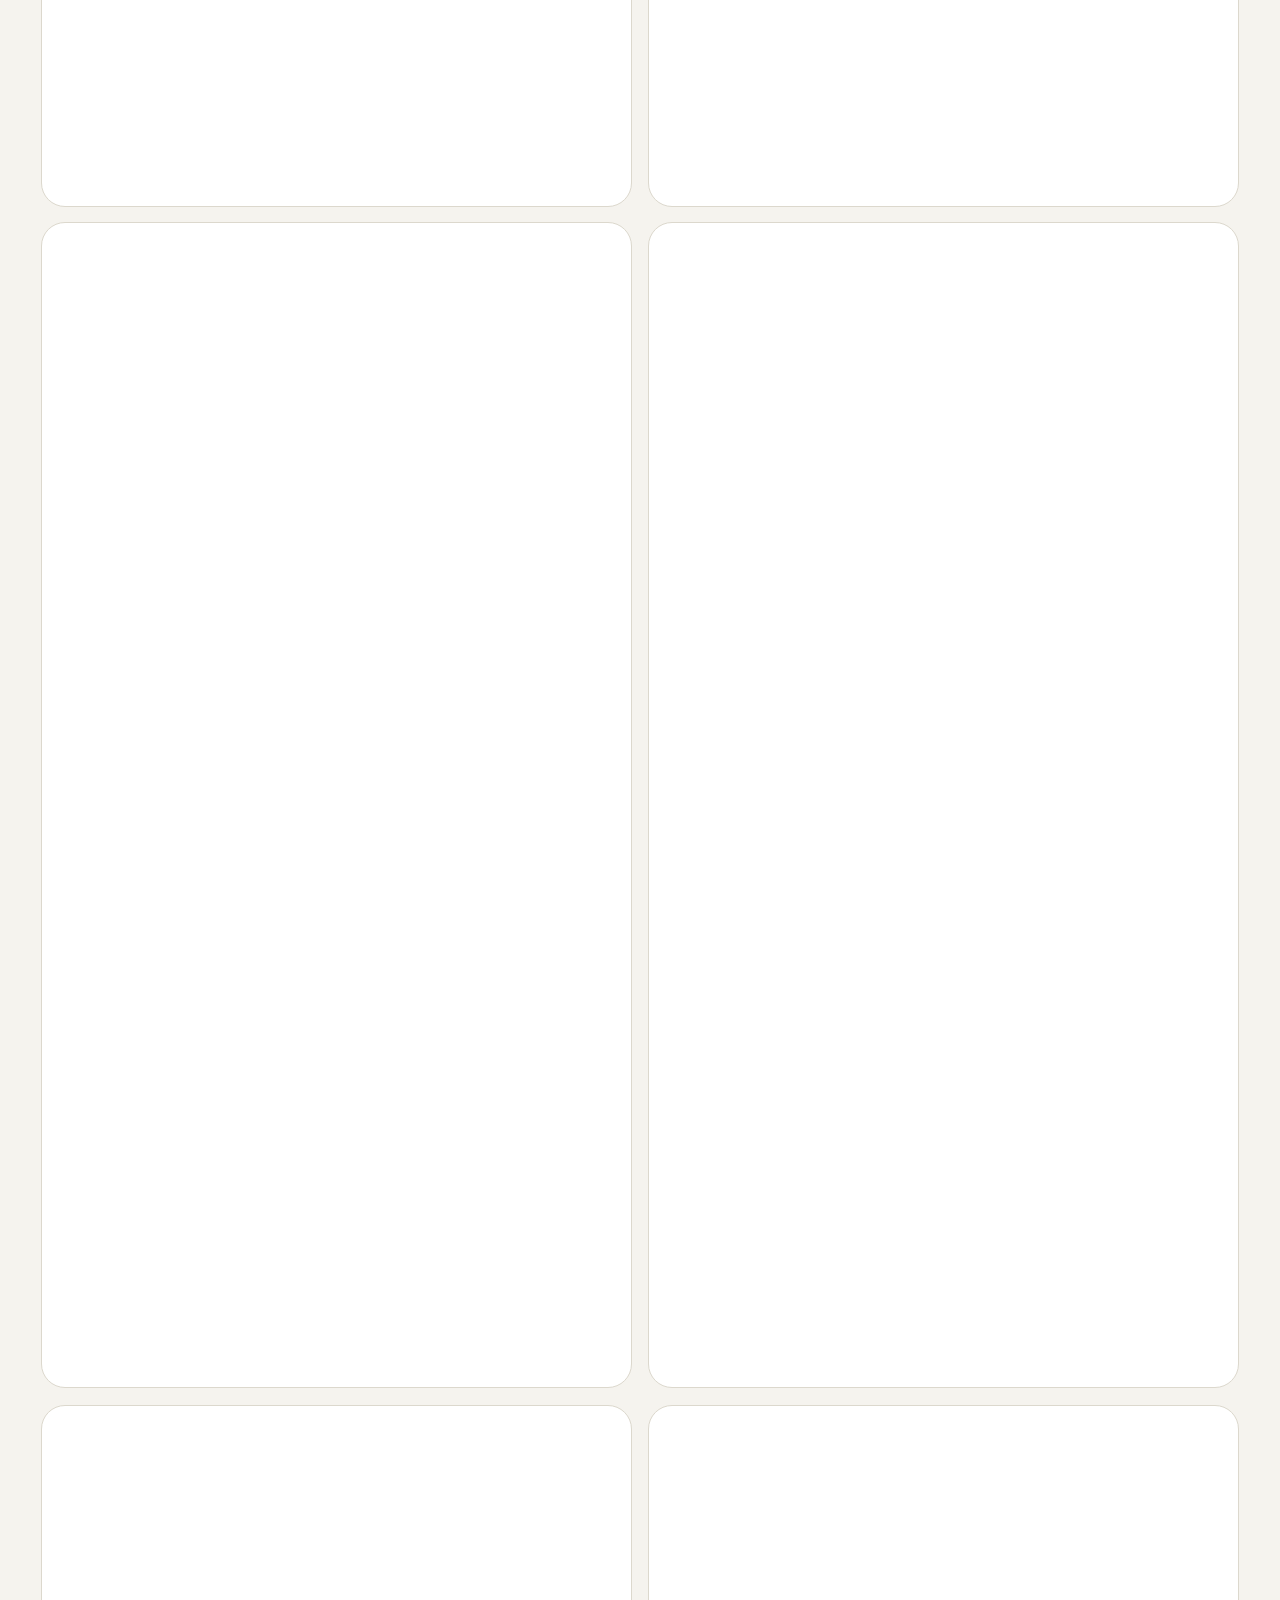
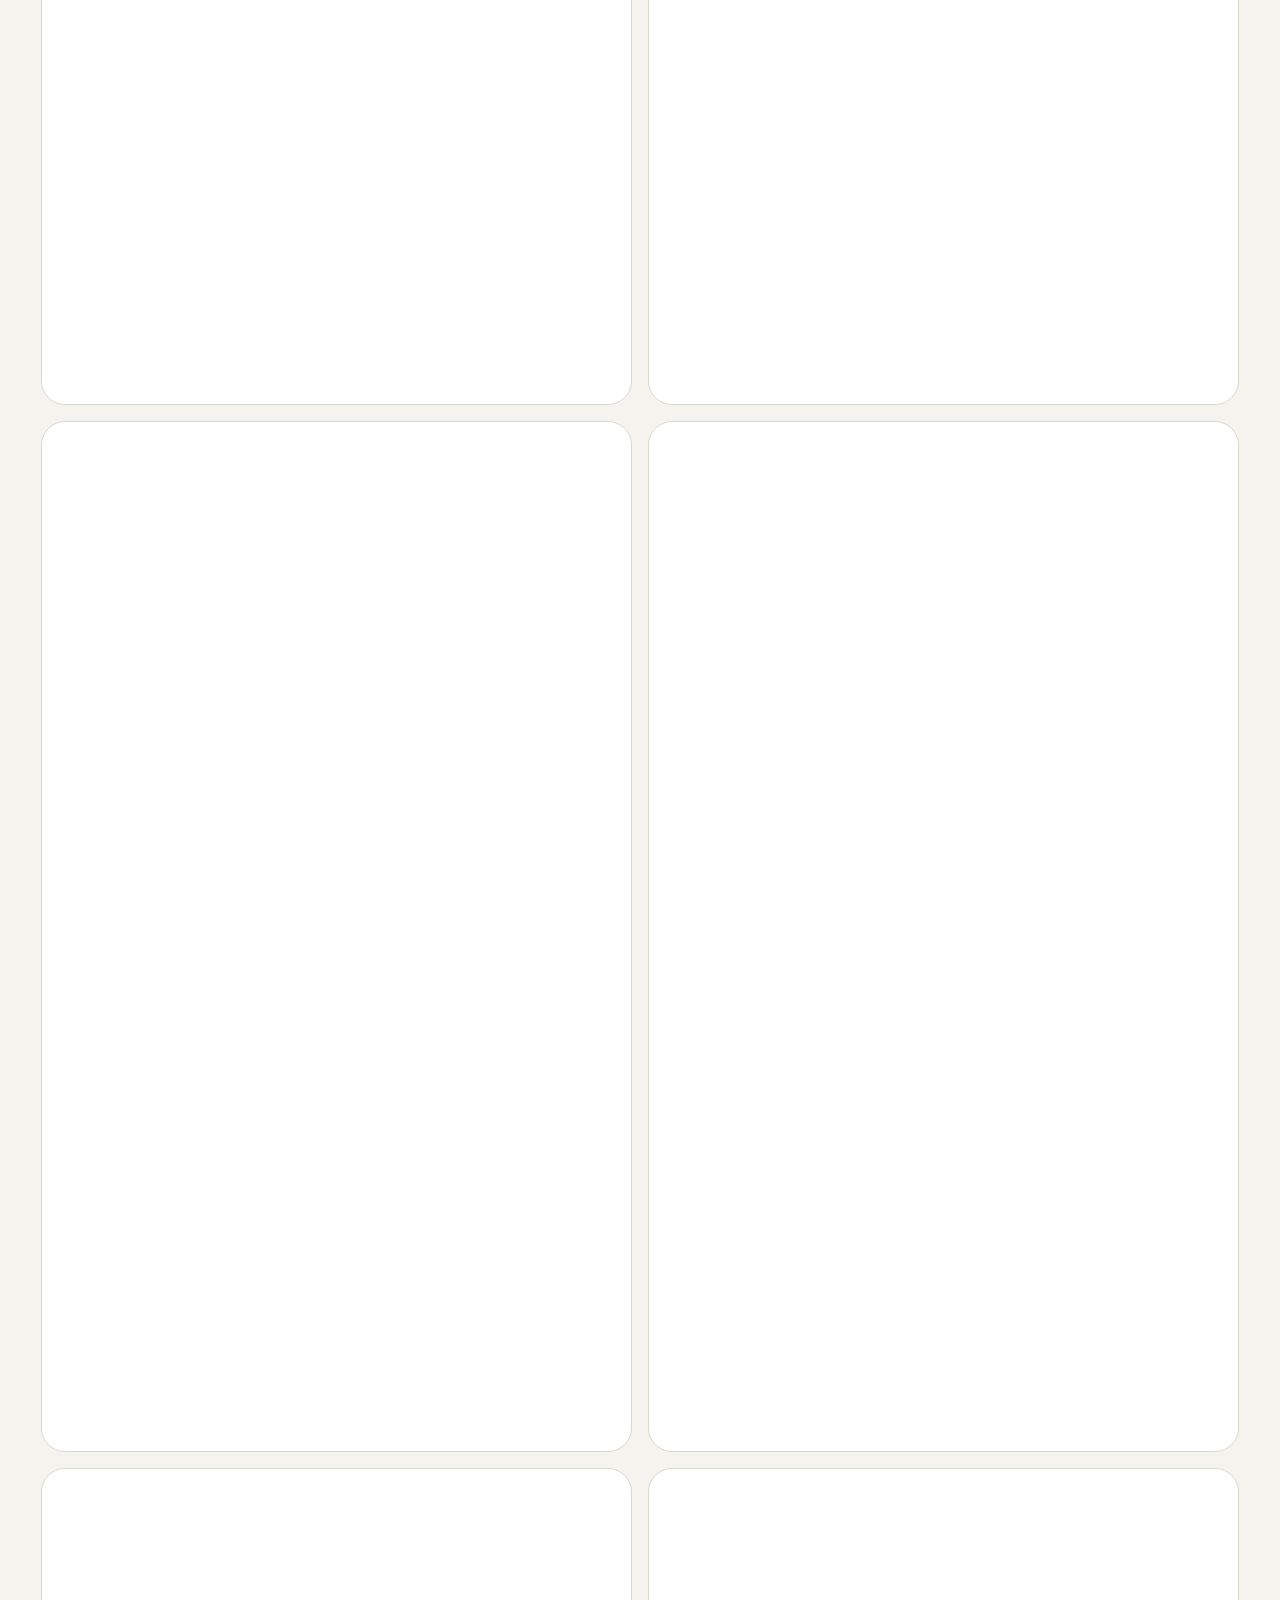
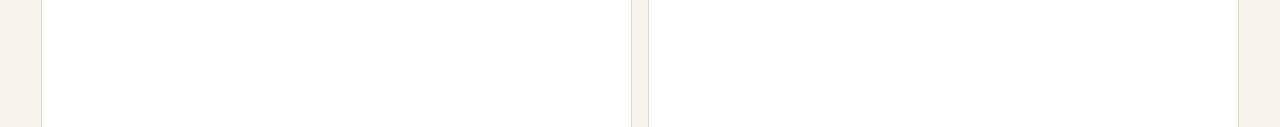
<file: catalog.html>
<!DOCTYPE html>
<html lang="ru">
<head>
  <meta charset="UTF-8">
  <meta name="viewport" content="width=device-width, initial-scale=1">
  <title>Каталог курсов по веб-разработке — Stroka</title>
  <meta name="description" content="Курсы по HTML, CSS, JavaScript, TypeScript, React, Next.js, Node.js, SQL, Git, UI/UX, деплою и SEO. Поиск, фильтры по уровню, направлению и формату.">
  <link rel="canonical" href="https://bloody-kumorizora.github.io/Sctrochka-site/catalog.html">
  <meta property="og:site_name" content="Stroka">
  <meta property="og:type" content="website">
  <meta property="og:locale" content="ru_RU">
  <meta property="og:title" content="Каталог курсов по веб-разработке — Stroka">
  <meta property="og:description" content="Курсы по HTML, CSS, JavaScript, TypeScript, React, Next.js, Node.js, SQL, Git, UI/UX, деплою и SEO. Поиск, фильтры по уровню, направлению и формату.">
  <meta property="og:url" content="https://bloody-kumorizora.github.io/Sctrochka-site/catalog.html">
  <meta property="og:image" content="https://bloody-kumorizora.github.io/Sctrochka-site/img/og-image.png">
  <meta name="twitter:card" content="summary_large_image">
  <meta name="theme-color" content="#f5f3ee" media="(prefers-color-scheme: light)">
  <meta name="theme-color" content="#0e0e13" media="(prefers-color-scheme: dark)">
  <link rel="icon" href="favicon.svg" type="image/svg+xml">
  <link rel="icon" href="img/favicon-32.png" sizes="32x32" type="image/png">
  <link rel="apple-touch-icon" href="img/apple-touch-icon.png">
  <link rel="manifest" href="site.webmanifest">
  <link rel="preload" href="fonts/onest-cyrillic.woff2" as="font" type="font/woff2" crossorigin>
  <link rel="preload" href="fonts/unbounded-cyrillic.woff2" as="font" type="font/woff2" crossorigin>
  <link rel="stylesheet" href="css/style.css">
  <script>try{var t=localStorage.getItem('stroka-theme');if(t)document.documentElement.dataset.theme=t}catch(e){}</script>
</head>
<body data-page="catalog">
  <header id="hdr"></header>
  <main id="app">
    <section class="page-head">
      <div class="container">
        <span class="eyebrow"><b>/</b> Каталог</span>
        <h1>Каталог курсов</h1>
        <p class="lead">Вёрстка, JavaScript, фреймворки, бэкенд, дизайн, 3D-моделирование и практикумы. У каждого курса указан статус: полный курс, демо-версия с открытыми уроками, программа в разработке или внешний курс — он откроется на сайте, где проходит.</p>
      </div>
    </section>
    <div class="catalog-tools" id="catalog-tools">
      <div class="container">
        <form class="tools-row" id="filters" role="search" onsubmit="return false">
          <div class="search-input">
            <svg class="i" aria-hidden="true"><use href="#i-search"/></svg>
            <label class="sr-only" for="f-q">Поиск по курсам</label>
            <input id="f-q" name="q" type="search" placeholder="Название, тема или технология" autocomplete="off">
          </div>
          <div><label class="sr-only" for="f-level">Уровень</label><select id="f-level" name="level"><option value="">Любой уровень</option></select></div>
          <div class="filter-extra"><label class="sr-only" for="f-track">Направление</label><select id="f-track" name="track"><option value="">Все направления</option></select></div>
          <div class="filter-extra"><label class="sr-only" for="f-format">Формат</label><select id="f-format" name="format"><option value="">Любой формат</option></select></div>
          <div class="filter-extra"><label class="sr-only" for="f-status">Статус</label><select id="f-status" name="status"><option value="">Любой статус</option></select></div>
        </form>
        <div class="tools-sub">
          <div class="chips">
            <button type="button" class="chip filters-toggle" id="filters-toggle" aria-expanded="false" aria-controls="filters">Ещё фильтры</button>
            <button type="button" class="chip" id="f-fav" aria-pressed="false">Только избранное</button>
            <label class="sr-only" for="f-sort">Сортировка</label>
            <select id="f-sort" style="width:auto;min-height:40px;border-radius:999px">
              <option value="recommended">Сначала рекомендуемые</option>
              <option value="level">От простого к сложному</option>
              <option value="level-desc">От сложного к простому</option>
              <option value="short">Сначала короткие</option>
              <option value="title">По названию</option>
            </select>
          </div>
          <span class="result-count" id="result-count" aria-live="polite"></span>
        </div>
      </div>
    </div>
    <div class="container" style="padding-bottom:96px">
      <h2 class="sr-only">Курсы</h2>
      <div id="notice"></div>
      <div class="course-grid" id="list"><div class="course-card skeleton" style="height:200px" aria-hidden="true"></div><div class="course-card skeleton" style="height:200px" aria-hidden="true"></div><div class="course-card skeleton" style="height:200px" aria-hidden="true"></div><div class="course-card skeleton" style="height:200px" aria-hidden="true"></div></div>
    </div>
  </main>

  <script src="js/config.js" defer></script>
  <script src="js/db.js" defer></script>
  <script src="js/app.js" defer></script>
  <script src="js/courses.js" defer></script>
  <script src="js/catalog.js" defer></script>
</body>
</html>
</file>
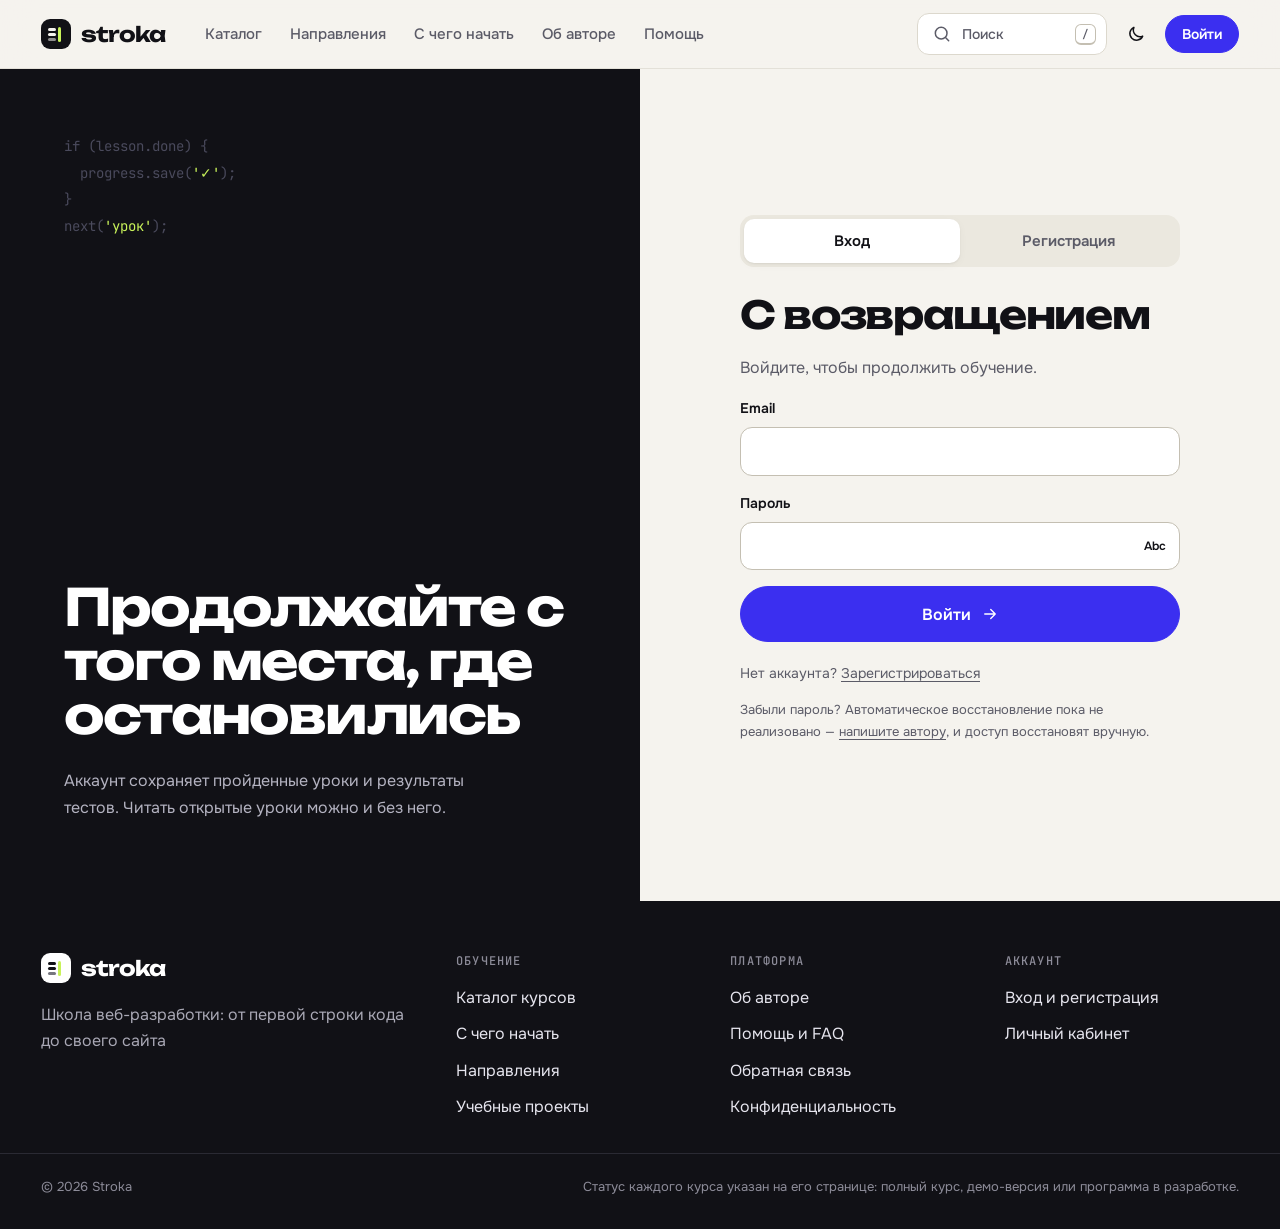
<file: certificate.html>
<!DOCTYPE html>
<html lang="ru">
<head>
  <meta charset="UTF-8">
  <meta name="viewport" content="width=device-width, initial-scale=1">
  <title>Подтверждение прохождения курса — Stroka</title>
  <meta name="description" content="Подтверждение прохождения курса на платформе Stroka.">
  <meta name="robots" content="noindex">
  <meta property="og:site_name" content="Stroka">
  <meta property="og:type" content="website">
  <meta property="og:locale" content="ru_RU">
  <meta property="og:title" content="Подтверждение прохождения курса — Stroka">
  <meta property="og:description" content="Подтверждение прохождения курса на платформе Stroka.">
  <meta property="og:url" content="https://bloody-kumorizora.github.io/Sctrochka-site/certificate.html">
  <meta property="og:image" content="https://bloody-kumorizora.github.io/Sctrochka-site/img/og-image.png">
  <meta name="twitter:card" content="summary_large_image">
  <meta name="theme-color" content="#f5f3ee" media="(prefers-color-scheme: light)">
  <meta name="theme-color" content="#0e0e13" media="(prefers-color-scheme: dark)">
  <link rel="icon" href="favicon.svg" type="image/svg+xml">
  <link rel="icon" href="img/favicon-32.png" sizes="32x32" type="image/png">
  <link rel="apple-touch-icon" href="img/apple-touch-icon.png">
  <link rel="manifest" href="site.webmanifest">
  <link rel="preload" href="fonts/onest-cyrillic.woff2" as="font" type="font/woff2" crossorigin>
  <link rel="preload" href="fonts/unbounded-cyrillic.woff2" as="font" type="font/woff2" crossorigin>
  <link rel="stylesheet" href="css/style.css">
  <script>try{var t=localStorage.getItem('stroka-theme');if(t)document.documentElement.dataset.theme=t}catch(e){}</script>
</head>
<body data-page="certificate">
  <header id="hdr"></header>
  <main id="app" class="wrap"><div class="skeleton" style="height:56px;margin-bottom:16px"></div><div class="skeleton sk-line" style="width:90%"></div><div class="skeleton sk-line" style="width:75%"></div><div class="skeleton sk-line" style="width:60%"></div></main>

  <script src="js/config.js" defer></script>
  <script src="js/db.js" defer></script>
  <script src="js/app.js" defer></script>
  <script src="js/courses.js" defer></script>
  <script src="js/certificate.js" defer></script>
</body>
</html>
</file>
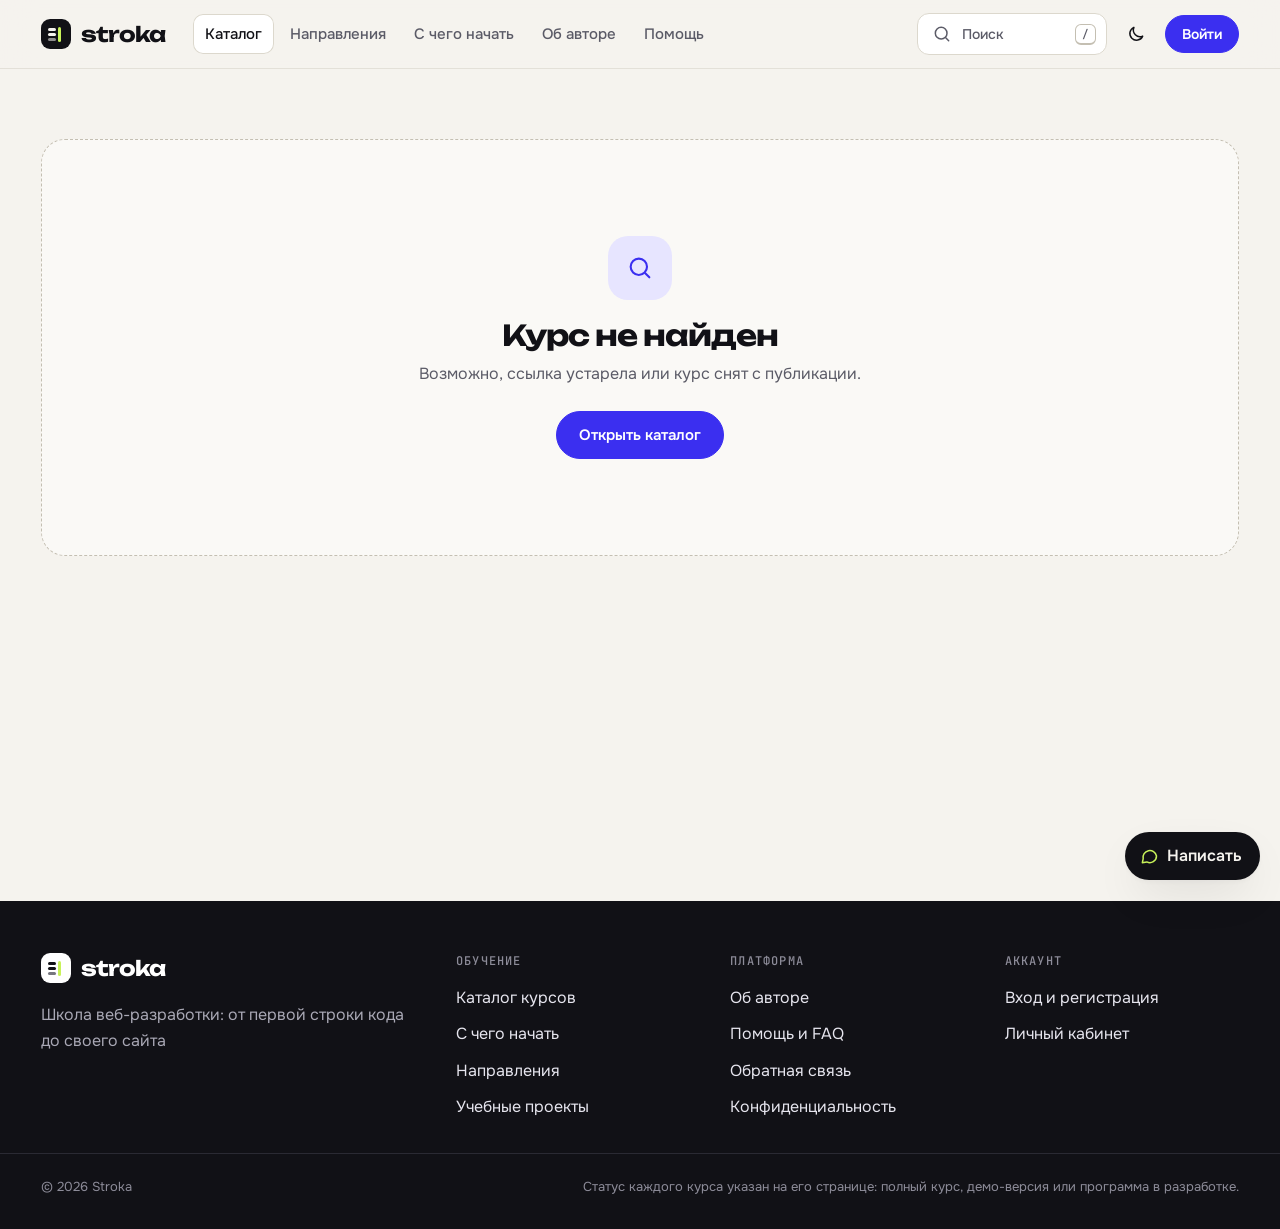
<file: course.html>
<!DOCTYPE html>
<html lang="ru">
<head>
  <meta charset="UTF-8">
  <meta name="viewport" content="width=device-width, initial-scale=1">
  <title>Курс — Stroka</title>
  <meta name="description" content="Программа курса: модули, уроки, практические задания и проекты.">
  <meta property="og:site_name" content="Stroka">
  <meta property="og:type" content="website">
  <meta property="og:locale" content="ru_RU">
  <meta property="og:title" content="Курс — Stroka">
  <meta property="og:description" content="Программа курса: модули, уроки, практические задания и проекты.">
  <meta property="og:url" content="https://bloody-kumorizora.github.io/Sctrochka-site/course.html">
  <meta property="og:image" content="https://bloody-kumorizora.github.io/Sctrochka-site/img/og-image.png">
  <meta name="twitter:card" content="summary_large_image">
  <meta name="theme-color" content="#f5f3ee" media="(prefers-color-scheme: light)">
  <meta name="theme-color" content="#0e0e13" media="(prefers-color-scheme: dark)">
  <link rel="icon" href="favicon.svg" type="image/svg+xml">
  <link rel="icon" href="img/favicon-32.png" sizes="32x32" type="image/png">
  <link rel="apple-touch-icon" href="img/apple-touch-icon.png">
  <link rel="manifest" href="site.webmanifest">
  <link rel="preload" href="fonts/onest-cyrillic.woff2" as="font" type="font/woff2" crossorigin>
  <link rel="preload" href="fonts/unbounded-cyrillic.woff2" as="font" type="font/woff2" crossorigin>
  <link rel="stylesheet" href="css/style.css">
  <script>try{var t=localStorage.getItem('stroka-theme');if(t)document.documentElement.dataset.theme=t}catch(e){}</script>
</head>
<body data-page="catalog">
  <header id="hdr"></header>
  <main id="app">
    <div class="container" style="padding-top:40px"><div class="skeleton" style="height:56px;margin-bottom:16px"></div><div class="skeleton sk-line" style="width:90%"></div><div class="skeleton sk-line" style="width:75%"></div><div class="skeleton sk-line" style="width:60%"></div></div>
  </main>

  <script src="js/config.js" defer></script>
  <script src="js/db.js" defer></script>
  <script src="js/app.js" defer></script>
  <script src="js/courses.js" defer></script>
  <script src="js/content.js" defer></script>
  <script src="js/course.js" defer></script>
</body>
</html>
</file>
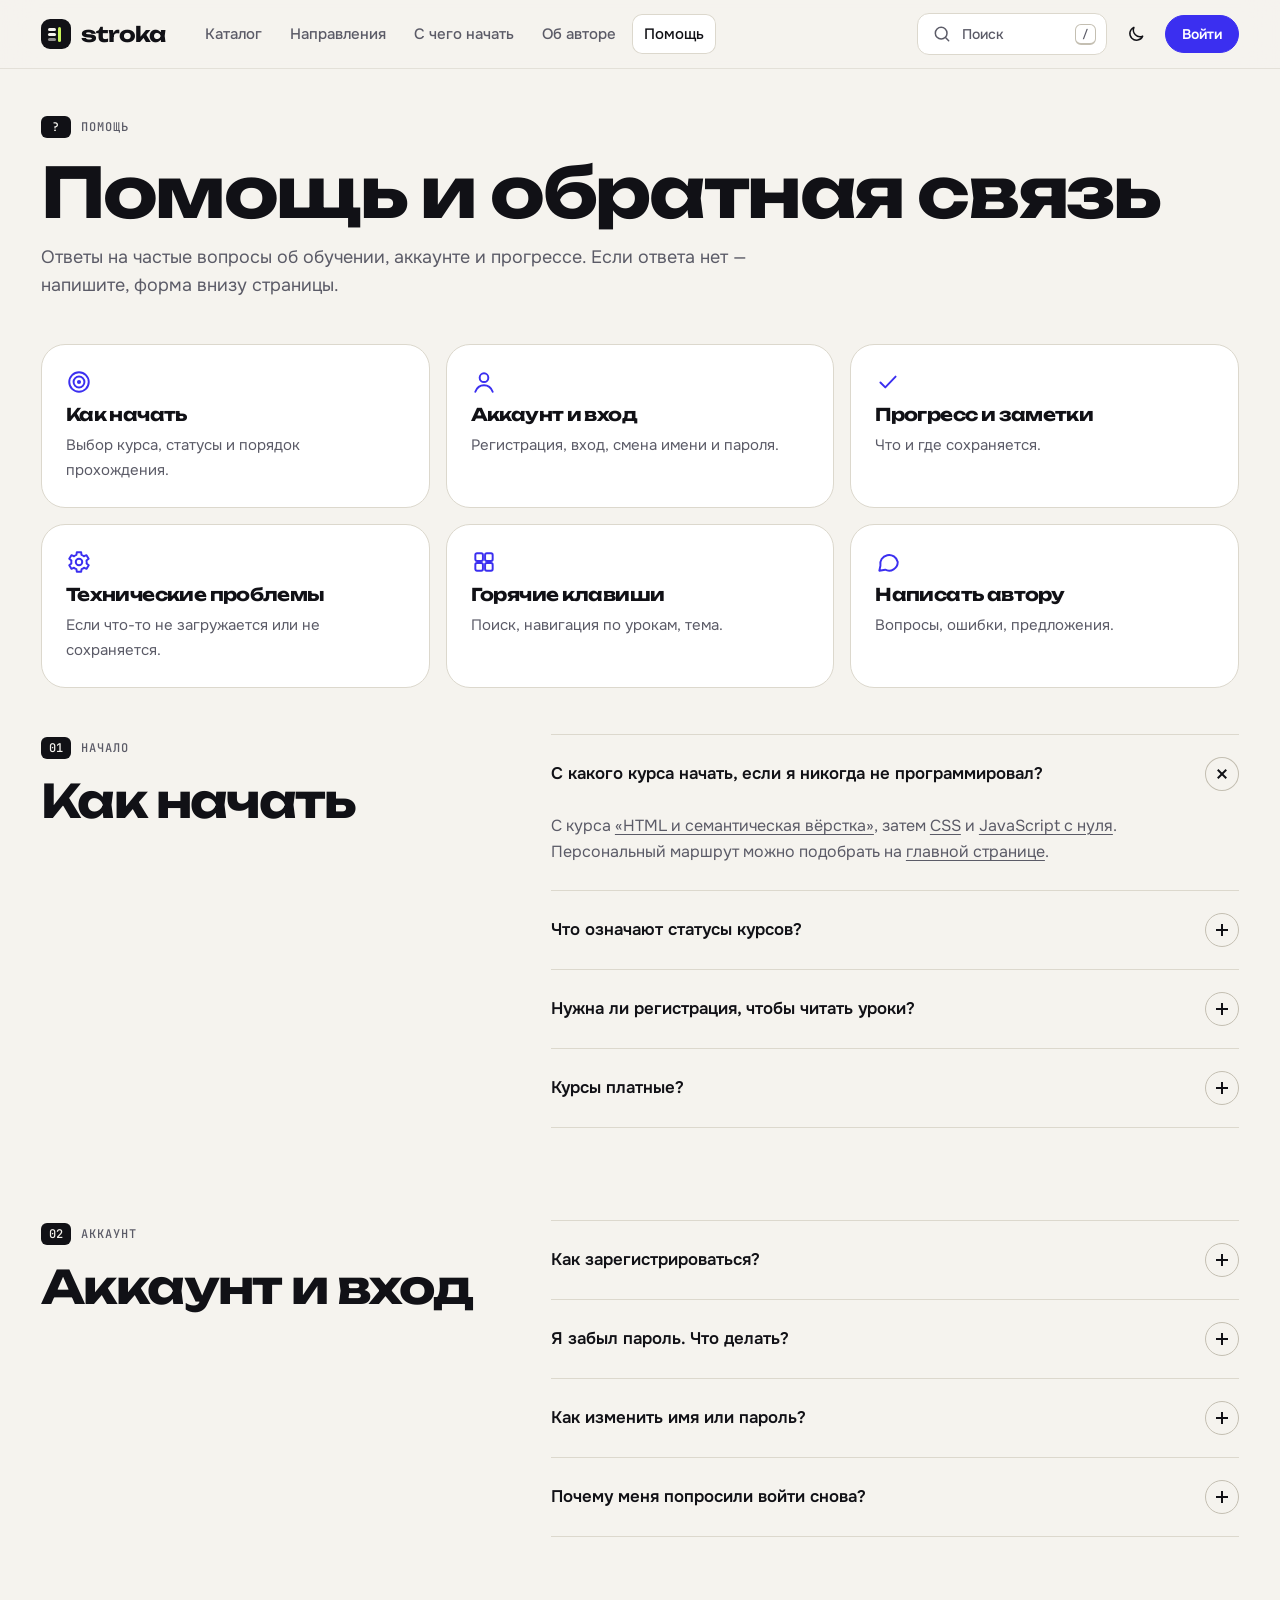
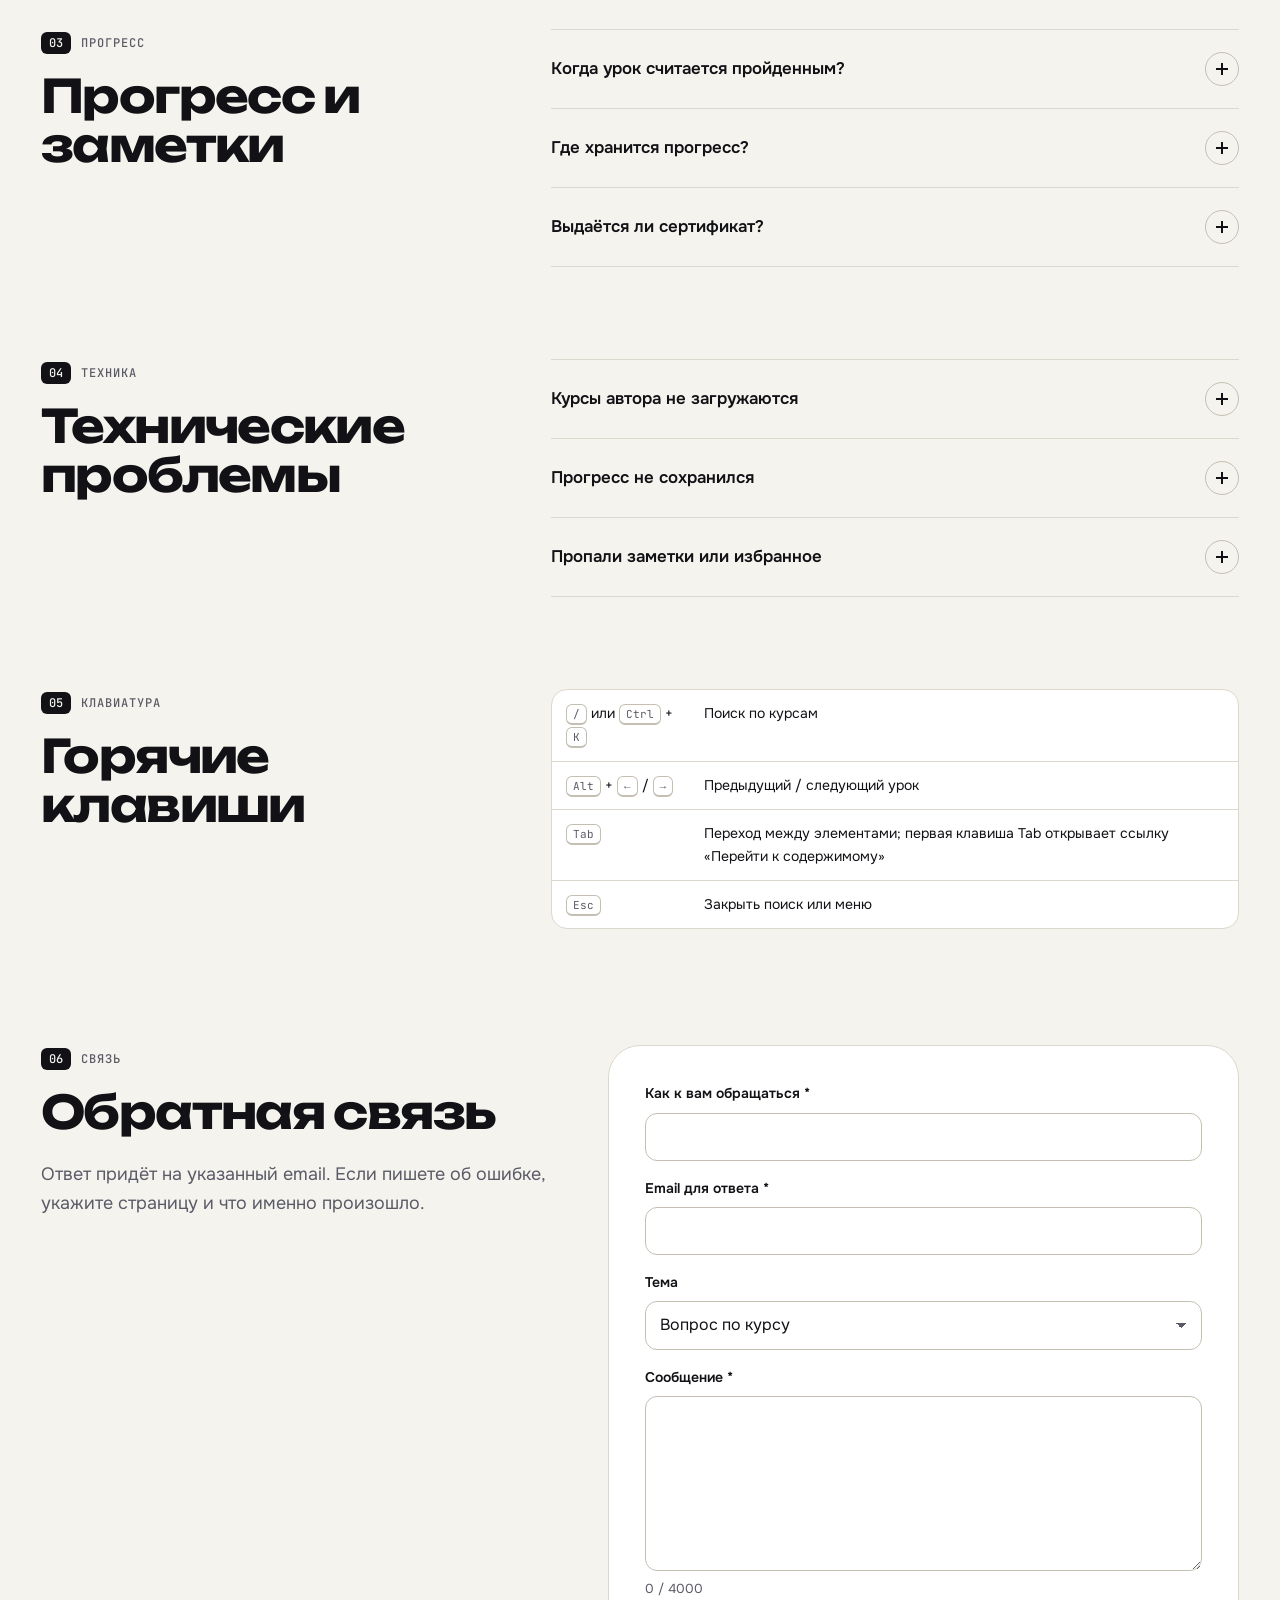
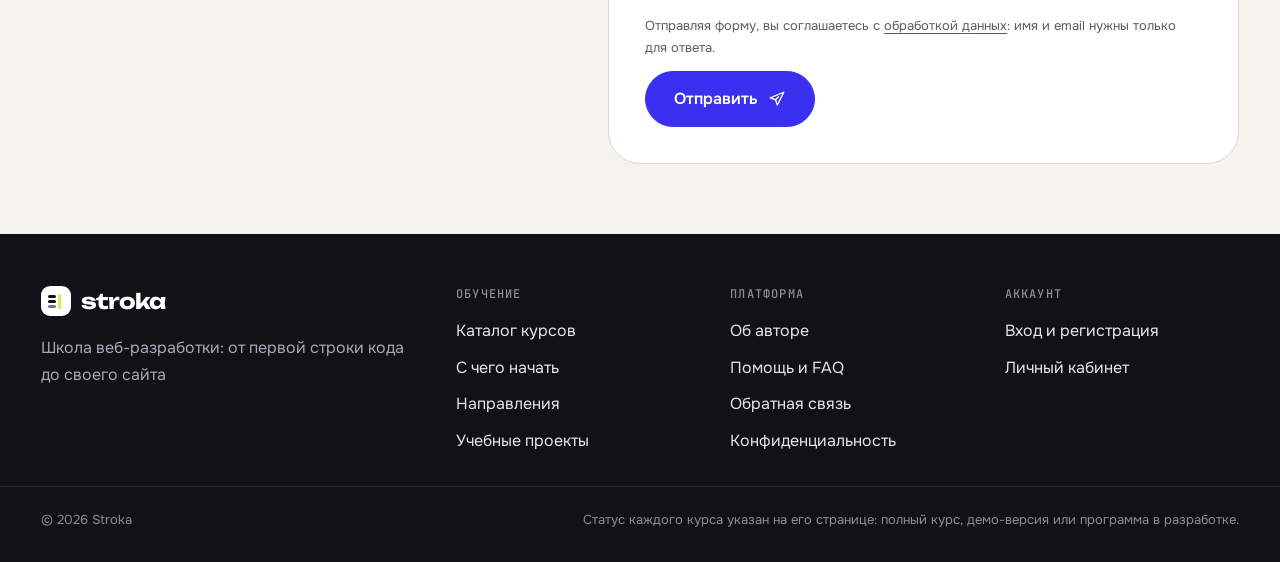
<file: help.html>
<!DOCTYPE html>
<html lang="ru">
<head>
  <meta charset="UTF-8">
  <meta name="viewport" content="width=device-width, initial-scale=1">
  <title>Помощь и обратная связь — Stroka</title>
  <meta name="description" content="Ответы на вопросы об обучении, аккаунте и прогрессе, а также форма обратной связи.">
  <link rel="canonical" href="https://bloody-kumorizora.github.io/Sctrochka-site/help.html">
  <meta property="og:site_name" content="Stroka">
  <meta property="og:type" content="website">
  <meta property="og:locale" content="ru_RU">
  <meta property="og:title" content="Помощь и обратная связь — Stroka">
  <meta property="og:description" content="Ответы на вопросы об обучении, аккаунте и прогрессе, а также форма обратной связи.">
  <meta property="og:url" content="https://bloody-kumorizora.github.io/Sctrochka-site/help.html">
  <meta property="og:image" content="https://bloody-kumorizora.github.io/Sctrochka-site/img/og-image.png">
  <meta name="twitter:card" content="summary_large_image">
  <meta name="theme-color" content="#f5f3ee" media="(prefers-color-scheme: light)">
  <meta name="theme-color" content="#0e0e13" media="(prefers-color-scheme: dark)">
  <link rel="icon" href="favicon.svg" type="image/svg+xml">
  <link rel="icon" href="img/favicon-32.png" sizes="32x32" type="image/png">
  <link rel="apple-touch-icon" href="img/apple-touch-icon.png">
  <link rel="manifest" href="site.webmanifest">
  <link rel="preload" href="fonts/onest-cyrillic.woff2" as="font" type="font/woff2" crossorigin>
  <link rel="preload" href="fonts/unbounded-cyrillic.woff2" as="font" type="font/woff2" crossorigin>
  <link rel="stylesheet" href="css/style.css">
  <script>try{var t=localStorage.getItem('stroka-theme');if(t)document.documentElement.dataset.theme=t}catch(e){}</script>
</head>
<body data-page="help">
  <header id="hdr"></header>
  <main id="app">
    <div class="container">
      <section class="page-head">
        <span class="eyebrow"><b>?</b> Помощь</span>
        <h1>Помощь и обратная связь</h1>
        <p class="lead">Ответы на частые вопросы об обучении, аккаунте и прогрессе. Если ответа нет — напишите, форма внизу страницы.</p>
      </section>

      <div class="help-cards">
        <a class="help-card" href="#start"><svg class="i" aria-hidden="true"><use href="#i-target"/></svg><h2 style="font-size:1.1rem;margin:0">Как начать</h2><p>Выбор курса, статусы и порядок прохождения.</p></a>
        <a class="help-card" href="#account"><svg class="i" aria-hidden="true"><use href="#i-user"/></svg><h2 style="font-size:1.1rem;margin:0">Аккаунт и вход</h2><p>Регистрация, вход, смена имени и пароля.</p></a>
        <a class="help-card" href="#progress"><svg class="i" aria-hidden="true"><use href="#i-check"/></svg><h2 style="font-size:1.1rem;margin:0">Прогресс и заметки</h2><p>Что и где сохраняется.</p></a>
        <a class="help-card" href="#tech"><svg class="i" aria-hidden="true"><use href="#i-settings"/></svg><h2 style="font-size:1.1rem;margin:0">Технические проблемы</h2><p>Если что-то не загружается или не сохраняется.</p></a>
        <a class="help-card" href="#keys"><svg class="i" aria-hidden="true"><use href="#i-grid"/></svg><h2 style="font-size:1.1rem;margin:0">Горячие клавиши</h2><p>Поиск, навигация по урокам, тема.</p></a>
        <a class="help-card" href="#contact"><svg class="i" aria-hidden="true"><use href="#i-chat"/></svg><h2 style="font-size:1.1rem;margin:0">Написать автору</h2><p>Вопросы, ошибки, предложения.</p></a>
      </div>

      <section class="section-tight faq" id="start">
        <div><span class="eyebrow"><b>01</b> Начало</span><h2>Как начать</h2></div>
        <div class="faq-list">
          <details class="faq-item" open><summary>С какого курса начать, если я никогда не программировал?</summary><div class="answer"><p>С курса <a href="course.html?id=html-basics">«HTML и семантическая вёрстка»</a>, затем <a href="course.html?id=css-layout">CSS</a> и <a href="course.html?id=js-start">JavaScript с нуля</a>. Персональный маршрут можно подобрать на <a href="index.html#start">главной странице</a>.</p></div></details>
          <details class="faq-item"><summary>Что означают статусы курсов?</summary><div class="answer"><p><strong>Полный курс</strong> — все уроки опубликованы. <strong>Демо-версия</strong> — открыты вводные уроки с заданиями и тестами, остальная программа в разработке. <strong>Программа</strong> — опубликован план курса, уроки готовятся. В программе курса неопубликованные уроки отмечены замком.</p></div></details>
          <details class="faq-item"><summary>Нужна ли регистрация, чтобы читать уроки?</summary><div class="answer"><p>Открытые уроки встроенного каталога можно читать без регистрации. Аккаунт нужен, чтобы сохранять прогресс и результаты тестов. Уроки курсов, которые автор ведёт в своей базе, открываются после входа и записи на курс.</p></div></details>
          <details class="faq-item"><summary>Курсы платные?</summary><div class="answer"><p>Сейчас оплаты на платформе нет — все опубликованные уроки открыты.</p></div></details>
        </div>
      </section>

      <section class="section-tight faq" id="account">
        <div><span class="eyebrow"><b>02</b> Аккаунт</span><h2>Аккаунт и вход</h2></div>
        <div class="faq-list">
          <details class="faq-item"><summary>Как зарегистрироваться?</summary><div class="answer"><p>Откройте <a href="login.html#register">страницу входа</a>, выберите «Регистрация» и укажите имя, email и пароль от 8 символов.</p></div></details>
          <details class="faq-item"><summary>Я забыл пароль. Что делать?</summary><div class="answer"><p>Автоматическое восстановление пароля по email пока не реализовано: для этого нужен почтовый сервис. Напишите через <a href="#contact">форму ниже</a> с того email, на который зарегистрирован аккаунт, — доступ восстановят вручную.</p></div></details>
          <details class="faq-item"><summary>Как изменить имя или пароль?</summary><div class="answer"><p>В <a href="profile.html#settings">личном кабинете</a> на вкладке «Профиль». После смены пароля другие устройства автоматически выйдут из аккаунта.</p></div></details>
          <details class="faq-item"><summary>Почему меня попросили войти снова?</summary><div class="answer"><p>Сессия действует 30 дней. Также повторный вход может понадобиться после обновления системы входа — это нужно один раз.</p></div></details>
        </div>
      </section>

      <section class="section-tight faq" id="progress">
        <div><span class="eyebrow"><b>03</b> Прогресс</span><h2>Прогресс и заметки</h2></div>
        <div class="faq-list">
          <details class="faq-item"><summary>Когда урок считается пройденным?</summary><div class="answer"><p>Если в уроке есть тест — когда вы верно отвечаете хотя бы на половину вопросов. Если теста нет — после нажатия «Отметить урок пройденным».</p></div></details>
          <details class="faq-item"><summary>Где хранится прогресс?</summary><div class="answer"><p>Отметки о пройденных уроках, записи на курсы, заметки и избранное хранятся в вашем аккаунте и доступны с любого устройства, когда вы вошли. Без входа заметки и избранное хранятся только в браузере на этом устройстве. Тема оформления всегда хранится в браузере.</p></div></details>
          <details class="faq-item"><summary>Выдаётся ли сертификат?</summary><div class="answer"><p>Для полных курсов после прохождения всех уроков формируется подтверждение прохождения, которое можно распечатать или сохранить в PDF. Это не документ об образовании. Для демо-версий подтверждение не формируется.</p></div></details>
        </div>
      </section>

      <section class="section-tight faq" id="tech">
        <div><span class="eyebrow"><b>04</b> Техника</span><h2>Технические проблемы</h2></div>
        <div class="faq-list">
          <details class="faq-item"><summary>Курсы автора не загружаются</summary><div class="answer"><p>Курсы хранятся в базе автора. Если она временно недоступна, вы увидите предупреждение, а сайт покажет сохранённую копию каталога. Проверьте интернет и обновите страницу через минуту.</p></div></details>
          <details class="faq-item"><summary>Прогресс не сохранился</summary><div class="answer"><p>При ошибке сохранения появляется сообщение — урок при этом остаётся неотмеченным, и действие можно повторить. Если ошибка повторяется, напишите нам и укажите, в каком уроке это произошло.</p></div></details>
          <details class="faq-item"><summary>Пропали заметки или избранное</summary><div class="answer"><p>Войдите в аккаунт: заметки и избранное, сделанные после входа, хранятся в нём и видны на любом устройстве. Сделанное без входа хранится только в этом браузере и пропадает при очистке данных сайта или в режиме инкогнито; при первом входе с этого браузера оно переносится в аккаунт.</p></div></details>
        </div>
      </section>

      <section class="section-tight faq" id="keys">
        <div><span class="eyebrow"><b>05</b> Клавиатура</span><h2>Горячие клавиши</h2></div>
        <div class="table-wrap"><table><tbody>
          <tr><td><kbd>/</kbd> или <kbd>Ctrl</kbd> + <kbd>K</kbd></td><td>Поиск по курсам</td></tr>
          <tr><td><kbd>Alt</kbd> + <kbd>←</kbd> / <kbd>→</kbd></td><td>Предыдущий / следующий урок</td></tr>
          <tr><td><kbd>Tab</kbd></td><td>Переход между элементами; первая клавиша Tab открывает ссылку «Перейти к содержимому»</td></tr>
          <tr><td><kbd>Esc</kbd></td><td>Закрыть поиск или меню</td></tr>
        </tbody></table></div>
      </section>

      <section class="section split" id="contact">
        <div><span class="eyebrow"><b>06</b> Связь</span><h2>Обратная связь</h2><p class="lead">Ответ придёт на указанный email. Если пишете об ошибке, укажите страницу и что именно произошло.</p><div class="contact-list" id="help-contacts"></div></div>
        <div id="help-form"><div class="skeleton" style="height:420px"></div></div>
      </section>
    </div>
  </main>

  <script src="js/config.js" defer></script>
  <script src="js/db.js" defer></script>
  <script src="js/app.js" defer></script>
  <script src="js/feedback.js" defer></script>
  <script src="js/help.js" defer></script>
</body>
</html>
</file>
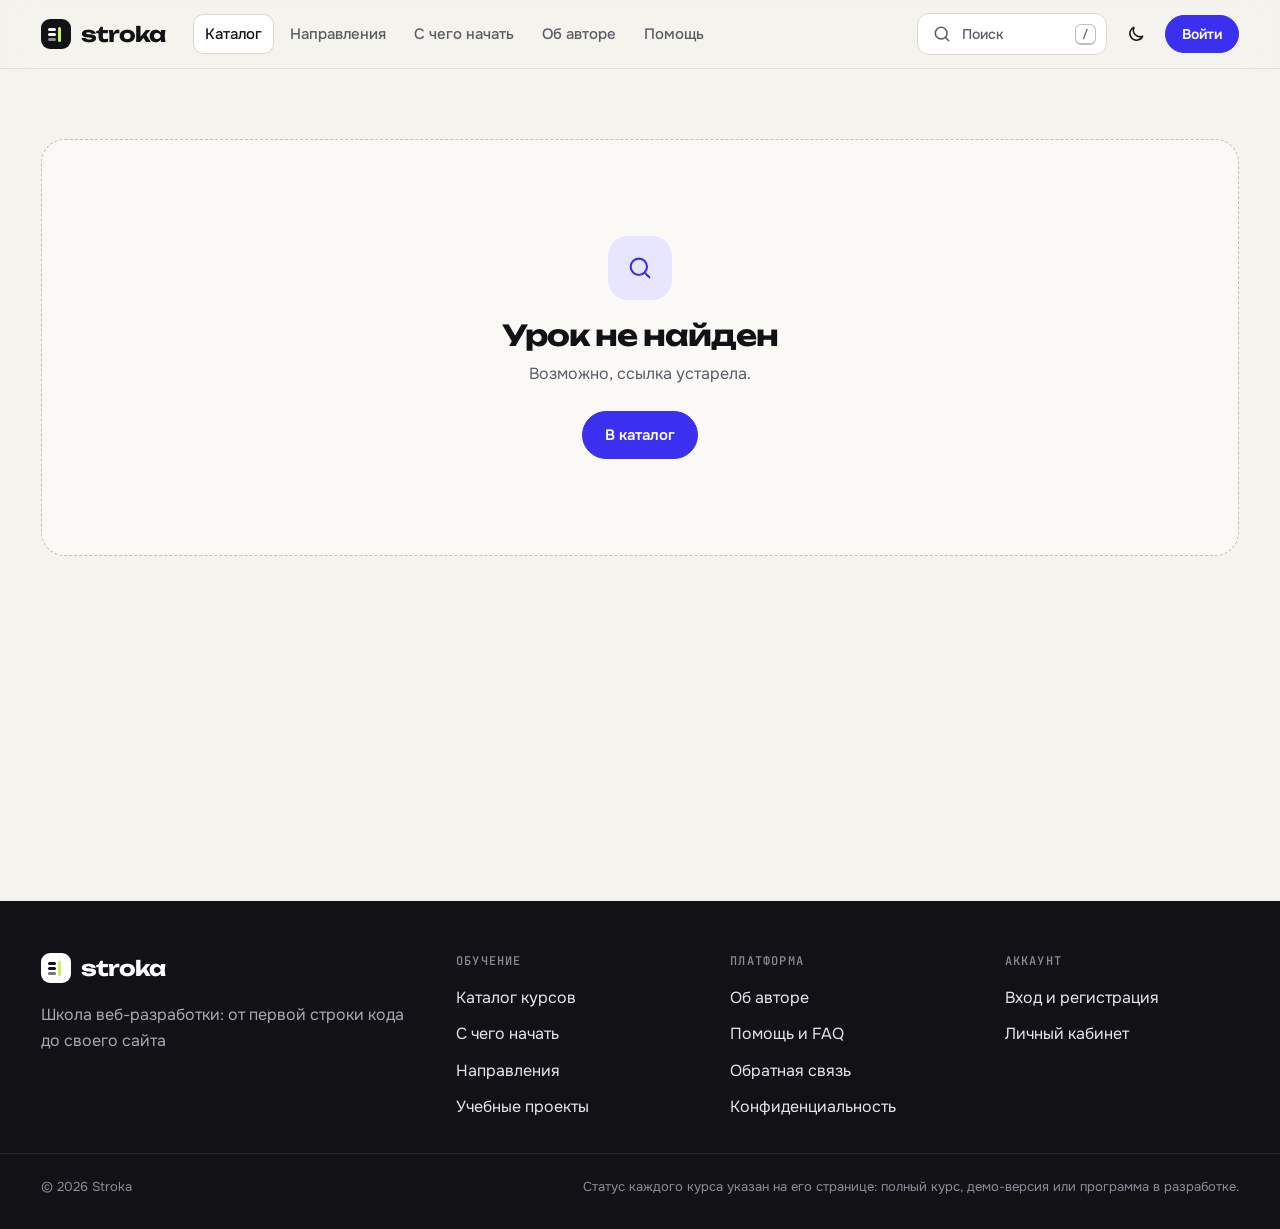
<file: lesson.html>
<!DOCTYPE html>
<html lang="ru">
<head>
  <meta charset="UTF-8">
  <meta name="viewport" content="width=device-width, initial-scale=1">
  <title>Урок — Stroka</title>
  <meta name="description" content="Урок с примерами кода, практическими заданиями и тестом.">
  <meta property="og:site_name" content="Stroka">
  <meta property="og:type" content="website">
  <meta property="og:locale" content="ru_RU">
  <meta property="og:title" content="Урок — Stroka">
  <meta property="og:description" content="Урок с примерами кода, практическими заданиями и тестом.">
  <meta property="og:url" content="https://bloody-kumorizora.github.io/Sctrochka-site/lesson.html">
  <meta property="og:image" content="https://bloody-kumorizora.github.io/Sctrochka-site/img/og-image.png">
  <meta name="twitter:card" content="summary_large_image">
  <meta name="theme-color" content="#f5f3ee" media="(prefers-color-scheme: light)">
  <meta name="theme-color" content="#0e0e13" media="(prefers-color-scheme: dark)">
  <link rel="icon" href="favicon.svg" type="image/svg+xml">
  <link rel="icon" href="img/favicon-32.png" sizes="32x32" type="image/png">
  <link rel="apple-touch-icon" href="img/apple-touch-icon.png">
  <link rel="manifest" href="site.webmanifest">
  <link rel="preload" href="fonts/onest-cyrillic.woff2" as="font" type="font/woff2" crossorigin>
  <link rel="preload" href="fonts/unbounded-cyrillic.woff2" as="font" type="font/woff2" crossorigin>
  <link rel="stylesheet" href="css/style.css">
  <script>try{var t=localStorage.getItem('stroka-theme');if(t)document.documentElement.dataset.theme=t}catch(e){}</script>
</head>
<body data-page="lesson">
  <header id="hdr"></header>
  <main id="app">
    <div class="container" style="padding-top:40px"><div class="skeleton" style="height:56px;margin-bottom:16px"></div><div class="skeleton sk-line" style="width:90%"></div><div class="skeleton sk-line" style="width:75%"></div><div class="skeleton sk-line" style="width:60%"></div></div>
  </main>

  <script src="js/config.js" defer></script>
  <script src="js/db.js" defer></script>
  <script src="js/app.js" defer></script>
  <script src="js/courses.js" defer></script>
  <script src="js/content.js" defer></script>
  <script src="js/lesson.js" defer></script>
</body>
</html>
</file>
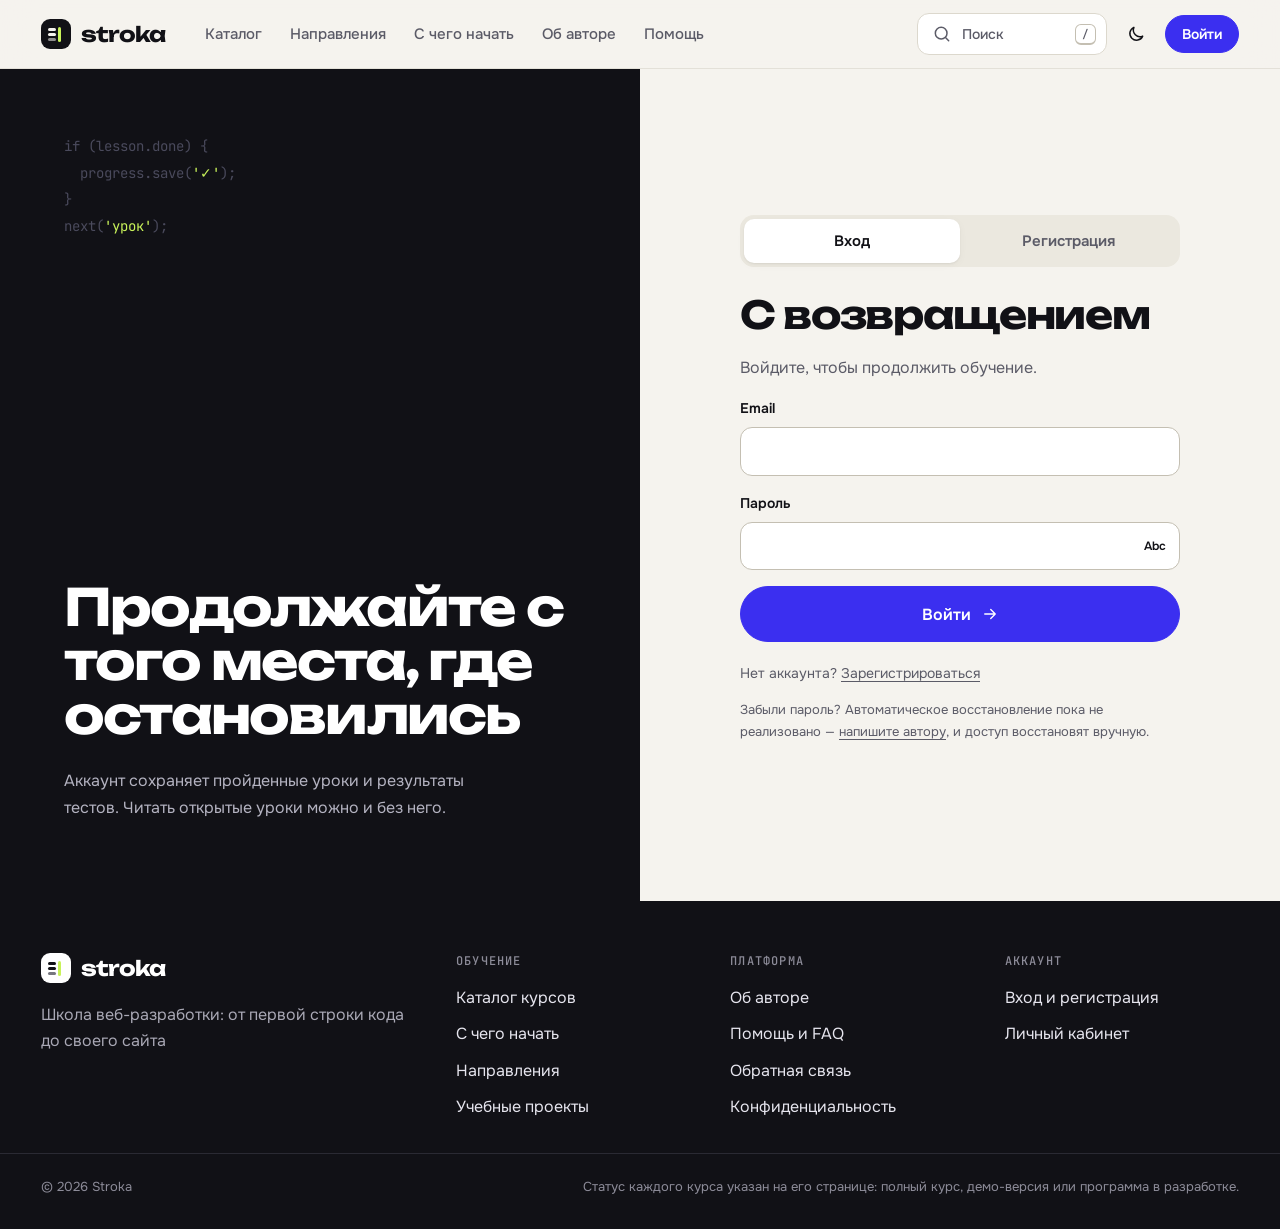
<file: login.html>
<!DOCTYPE html>
<html lang="ru">
<head>
  <meta charset="UTF-8">
  <meta name="viewport" content="width=device-width, initial-scale=1">
  <title>Вход и регистрация — Stroka</title>
  <meta name="description" content="Войдите или создайте аккаунт, чтобы сохранять прогресс обучения.">
  <meta name="robots" content="noindex">
  <link rel="canonical" href="https://bloody-kumorizora.github.io/Sctrochka-site/login.html">
  <meta property="og:site_name" content="Stroka">
  <meta property="og:type" content="website">
  <meta property="og:locale" content="ru_RU">
  <meta property="og:title" content="Вход и регистрация — Stroka">
  <meta property="og:description" content="Войдите или создайте аккаунт, чтобы сохранять прогресс обучения.">
  <meta property="og:url" content="https://bloody-kumorizora.github.io/Sctrochka-site/login.html">
  <meta property="og:image" content="https://bloody-kumorizora.github.io/Sctrochka-site/img/og-image.png">
  <meta name="twitter:card" content="summary_large_image">
  <meta name="theme-color" content="#f5f3ee" media="(prefers-color-scheme: light)">
  <meta name="theme-color" content="#0e0e13" media="(prefers-color-scheme: dark)">
  <link rel="icon" href="favicon.svg" type="image/svg+xml">
  <link rel="icon" href="img/favicon-32.png" sizes="32x32" type="image/png">
  <link rel="apple-touch-icon" href="img/apple-touch-icon.png">
  <link rel="manifest" href="site.webmanifest">
  <link rel="preload" href="fonts/onest-cyrillic.woff2" as="font" type="font/woff2" crossorigin>
  <link rel="preload" href="fonts/unbounded-cyrillic.woff2" as="font" type="font/woff2" crossorigin>
  <link rel="stylesheet" href="css/style.css">
  <script>try{var t=localStorage.getItem('stroka-theme');if(t)document.documentElement.dataset.theme=t}catch(e){}</script>
</head>
<body data-page="login">
  <header id="hdr"></header>
  <main id="app" class="auth">
    <div class="auth-art" aria-hidden="true">
      <pre>if (lesson.done) {
  progress.save(<b>'✓'</b>);
}
next(<b>'урок'</b>);</pre>
      <h2>Продолжайте с того места, где остановились</h2>
      <p>Аккаунт сохраняет пройденные уроки и результаты тестов. Читать открытые уроки можно и без него.</p>
    </div>
    <div class="auth-form"><div class="auth-card" id="auth-card"></div></div>
  </main>

  <script src="js/config.js" defer></script>
  <script src="js/db.js" defer></script>
  <script src="js/app.js" defer></script>
  <script src="js/login.js" defer></script>
</body>
</html>
</file>
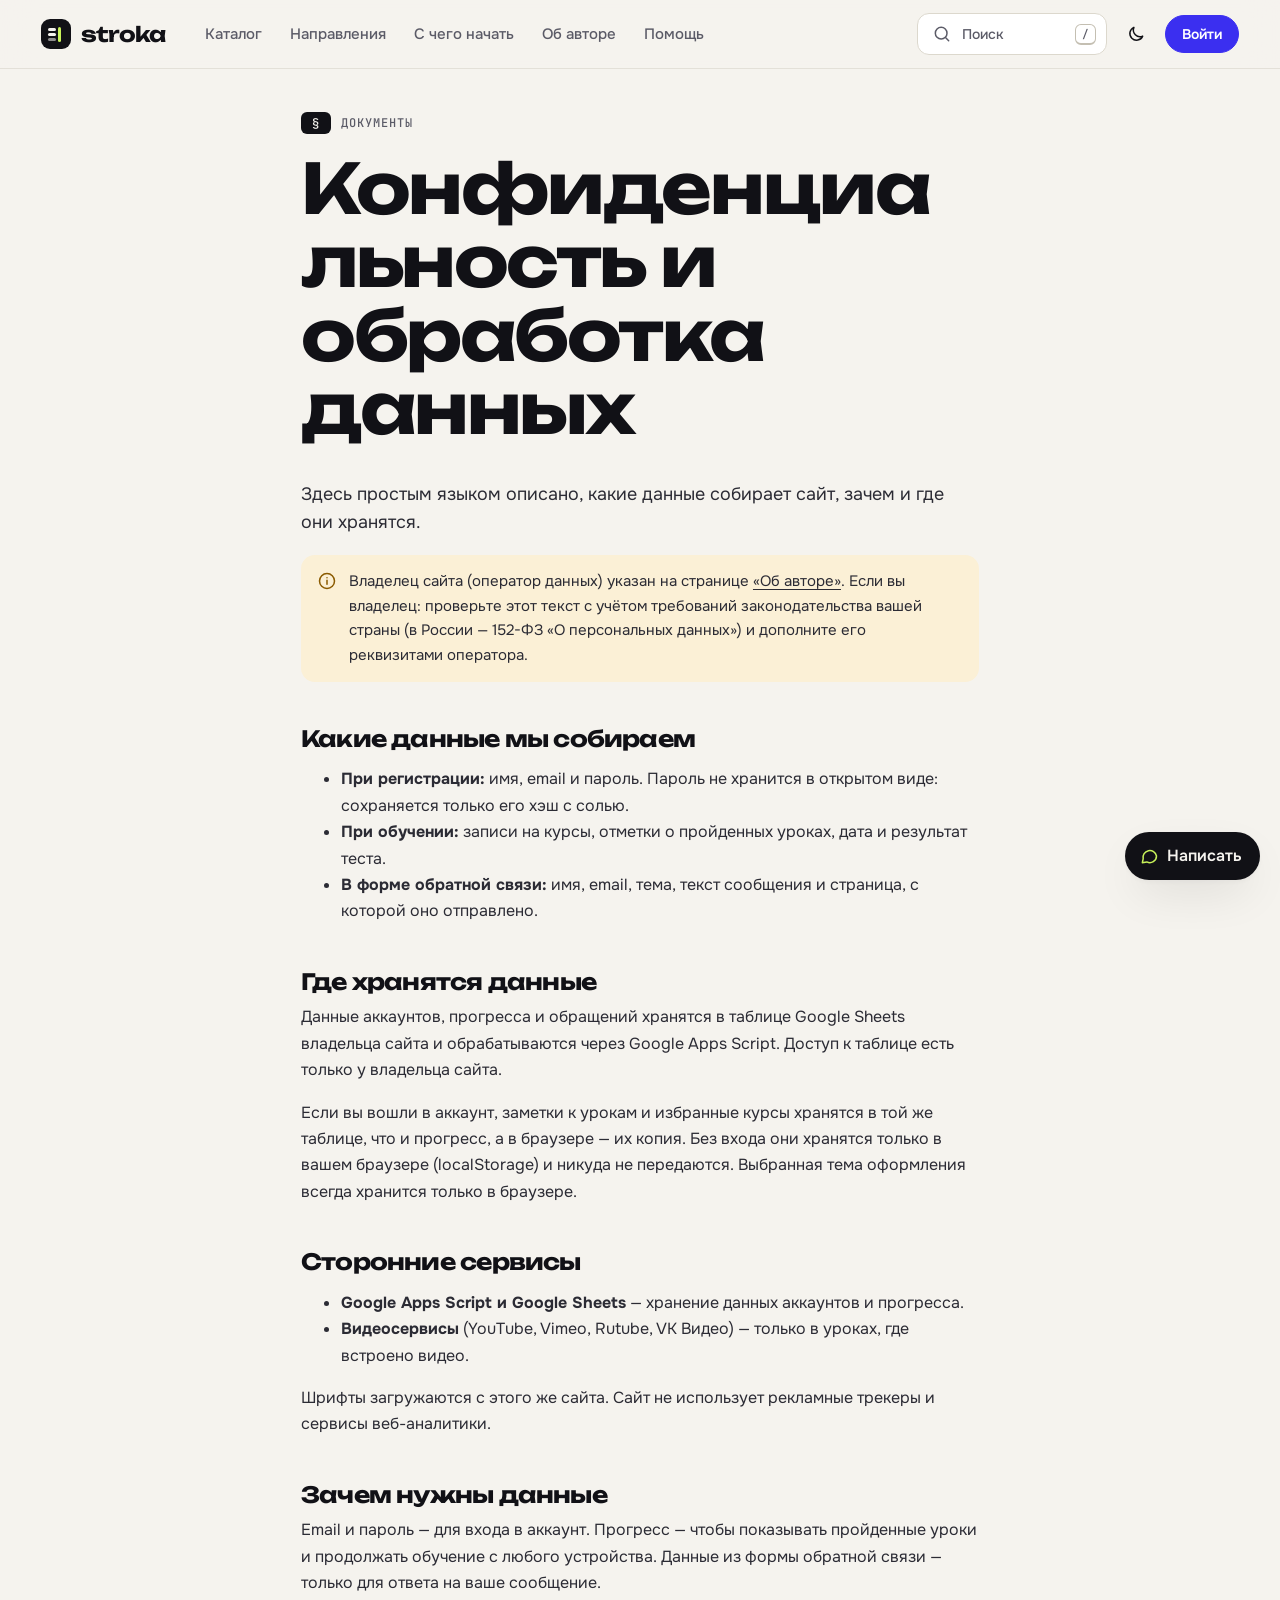
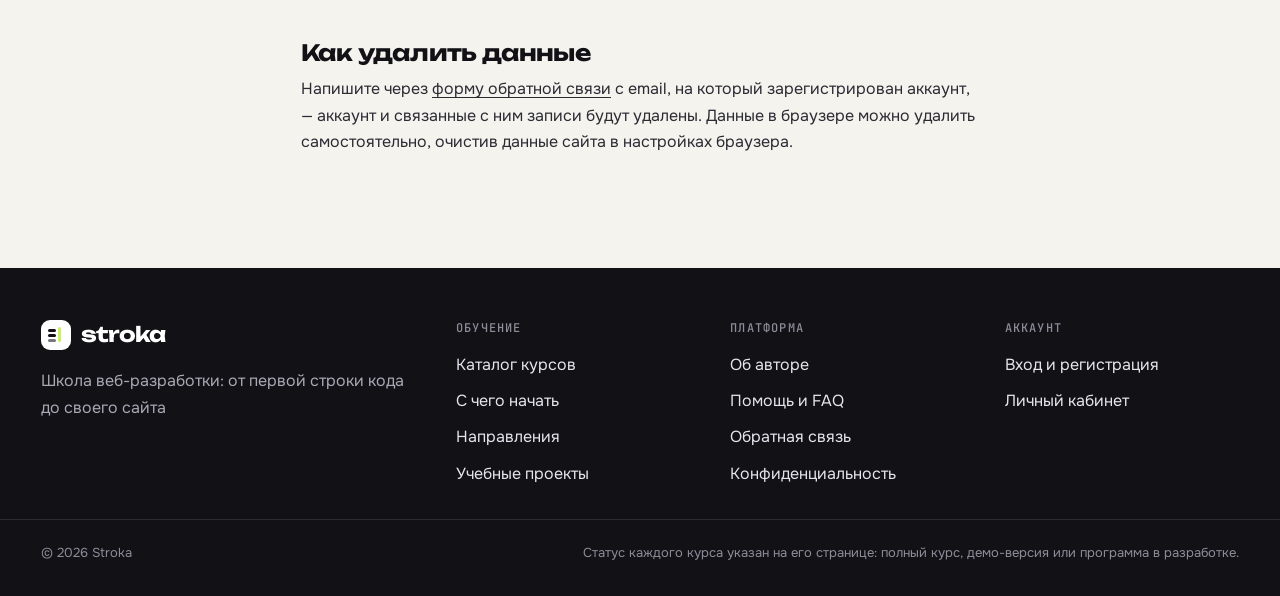
<file: privacy.html>
<!DOCTYPE html>
<html lang="ru">
<head>
  <meta charset="UTF-8">
  <meta name="viewport" content="width=device-width, initial-scale=1">
  <title>Конфиденциальность и обработка данных — Stroka</title>
  <meta name="description" content="Какие данные собирает платформа Stroka, где они хранятся и как их удалить.">
  <link rel="canonical" href="https://bloody-kumorizora.github.io/Sctrochka-site/privacy.html">
  <meta property="og:site_name" content="Stroka">
  <meta property="og:type" content="website">
  <meta property="og:locale" content="ru_RU">
  <meta property="og:title" content="Конфиденциальность и обработка данных — Stroka">
  <meta property="og:description" content="Какие данные собирает платформа Stroka, где они хранятся и как их удалить.">
  <meta property="og:url" content="https://bloody-kumorizora.github.io/Sctrochka-site/privacy.html">
  <meta property="og:image" content="https://bloody-kumorizora.github.io/Sctrochka-site/img/og-image.png">
  <meta name="twitter:card" content="summary_large_image">
  <meta name="theme-color" content="#f5f3ee" media="(prefers-color-scheme: light)">
  <meta name="theme-color" content="#0e0e13" media="(prefers-color-scheme: dark)">
  <link rel="icon" href="favicon.svg" type="image/svg+xml">
  <link rel="icon" href="img/favicon-32.png" sizes="32x32" type="image/png">
  <link rel="apple-touch-icon" href="img/apple-touch-icon.png">
  <link rel="manifest" href="site.webmanifest">
  <link rel="preload" href="fonts/onest-cyrillic.woff2" as="font" type="font/woff2" crossorigin>
  <link rel="preload" href="fonts/unbounded-cyrillic.woff2" as="font" type="font/woff2" crossorigin>
  <link rel="stylesheet" href="css/style.css">
  <script>try{var t=localStorage.getItem('stroka-theme');if(t)document.documentElement.dataset.theme=t}catch(e){}</script>
</head>
<body data-page="privacy">
  <header id="hdr"></header>
  <main id="app">
    <div class="container legal" style="padding-top:40px;padding-bottom:96px">
      <span class="eyebrow"><b>§</b> Документы</span>
      <h1>Конфиденциальность и обработка данных</h1>
      <p class="lead">Здесь простым языком описано, какие данные собирает сайт, зачем и где они хранятся.</p>
      <div class="msg msg-warn" id="operator-note"><svg class="i" aria-hidden="true"><use href="#i-info"/></svg><p>Владелец сайта (оператор данных) указан на странице <a href="about.html">«Об авторе»</a>. Если вы владелец: проверьте этот текст с учётом требований законодательства вашей страны (в России — 152-ФЗ «О персональных данных») и дополните его реквизитами оператора.</p></div>
      <h2>Какие данные мы собираем</h2>
      <ul>
        <li><strong>При регистрации:</strong> имя, email и пароль. Пароль не хранится в открытом виде: сохраняется только его хэш с солью.</li>
        <li><strong>При обучении:</strong> записи на курсы, отметки о пройденных уроках, дата и результат теста.</li>
        <li><strong>В форме обратной связи:</strong> имя, email, тема, текст сообщения и страница, с которой оно отправлено.</li>
      </ul>
      <h2>Где хранятся данные</h2>
      <p>Данные аккаунтов, прогресса и обращений хранятся в таблице Google Sheets владельца сайта и обрабатываются через Google Apps Script. Доступ к таблице есть только у владельца сайта.</p>
      <p>Если вы вошли в аккаунт, заметки к урокам и избранные курсы хранятся в той же таблице, что и прогресс, а в браузере — их копия. Без входа они хранятся только в вашем браузере (localStorage) и никуда не передаются. Выбранная тема оформления всегда хранится только в браузере.</p>
      <h2>Сторонние сервисы</h2>
      <ul>
        <li><strong>Google Apps Script и Google Sheets</strong> — хранение данных аккаунтов и прогресса.</li>
        <li><strong>Видеосервисы</strong> (YouTube, Vimeo, Rutube, VK Видео) — только в уроках, где встроено видео.</li>
      </ul>
      <p>Шрифты загружаются с этого же сайта. Сайт не использует рекламные трекеры и сервисы веб-аналитики.</p>
      <h2>Зачем нужны данные</h2>
      <p>Email и пароль — для входа в аккаунт. Прогресс — чтобы показывать пройденные уроки и продолжать обучение с любого устройства. Данные из формы обратной связи — только для ответа на ваше сообщение.</p>
      <h2>Как удалить данные</h2>
      <p>Напишите через <a href="help.html#contact">форму обратной связи</a> с email, на который зарегистрирован аккаунт, — аккаунт и связанные с ним записи будут удалены. Данные в браузере можно удалить самостоятельно, очистив данные сайта в настройках браузера.</p>
    </div>
  </main>

  <script src="js/config.js" defer></script>
  <script src="js/db.js" defer></script>
  <script src="js/app.js" defer></script>
  <script src="js/privacy.js" defer></script>
</body>
</html>
</file>
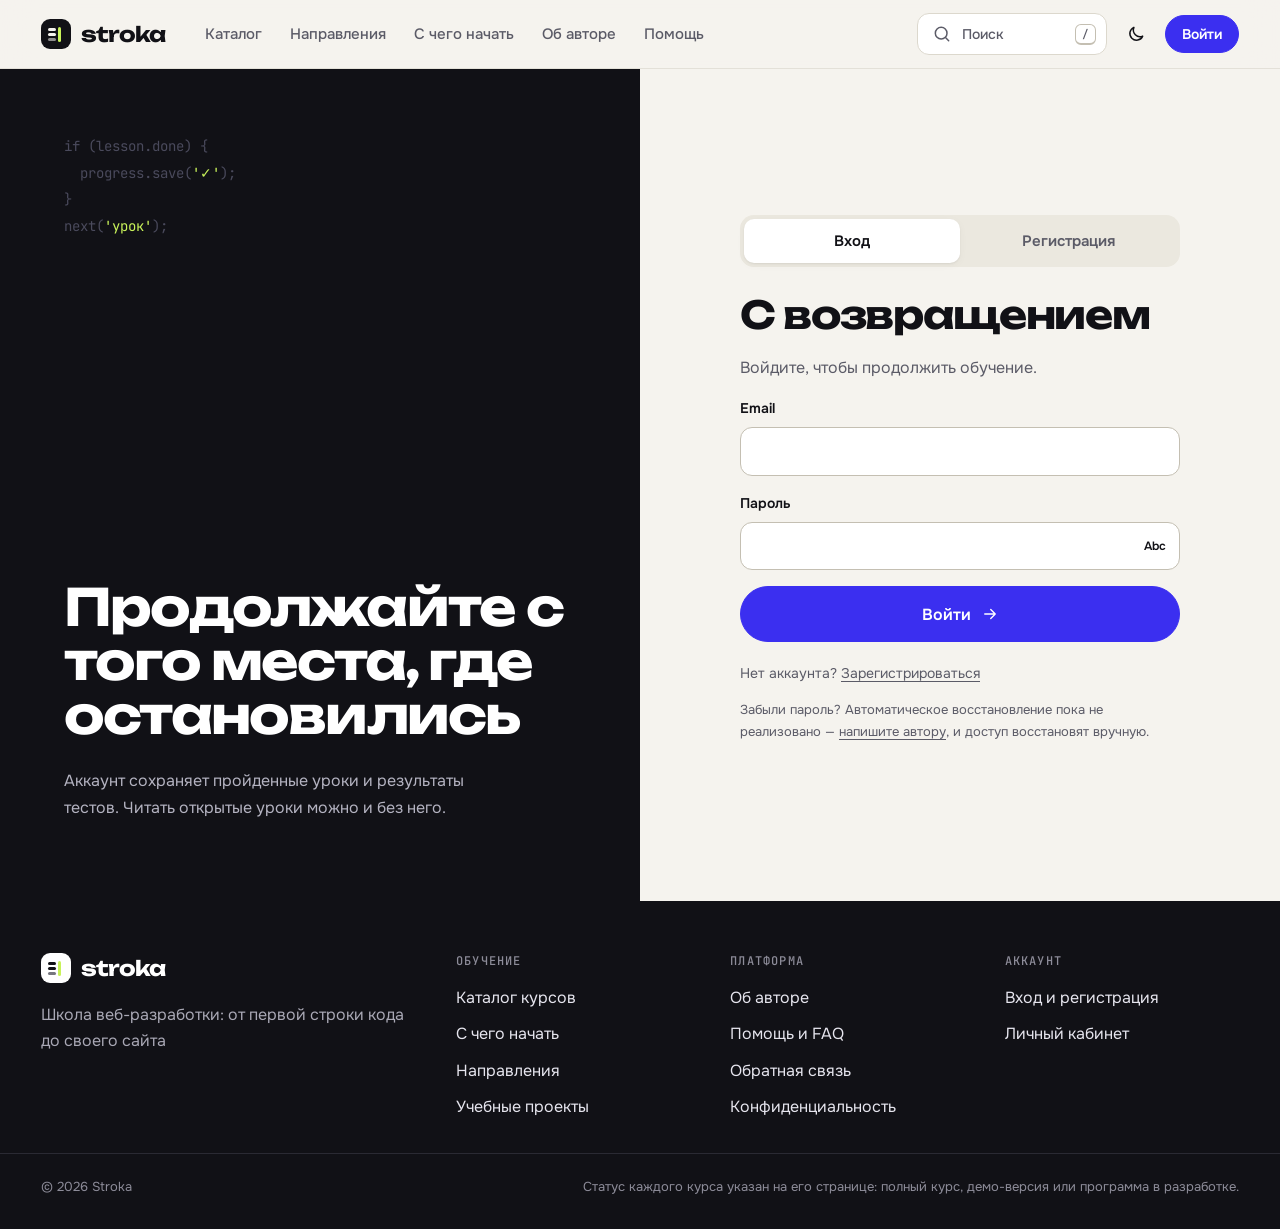
<file: profile.html>
<!DOCTYPE html>
<html lang="ru">
<head>
  <meta charset="UTF-8">
  <meta name="viewport" content="width=device-width, initial-scale=1">
  <title>Личный кабинет — Stroka</title>
  <meta name="description" content="Ваши курсы, прогресс, избранное, заметки и история обучения.">
  <meta name="robots" content="noindex">
  <meta property="og:site_name" content="Stroka">
  <meta property="og:type" content="website">
  <meta property="og:locale" content="ru_RU">
  <meta property="og:title" content="Личный кабинет — Stroka">
  <meta property="og:description" content="Ваши курсы, прогресс, избранное, заметки и история обучения.">
  <meta property="og:url" content="https://bloody-kumorizora.github.io/Sctrochka-site/profile.html">
  <meta property="og:image" content="https://bloody-kumorizora.github.io/Sctrochka-site/img/og-image.png">
  <meta name="twitter:card" content="summary_large_image">
  <meta name="theme-color" content="#f5f3ee" media="(prefers-color-scheme: light)">
  <meta name="theme-color" content="#0e0e13" media="(prefers-color-scheme: dark)">
  <link rel="icon" href="favicon.svg" type="image/svg+xml">
  <link rel="icon" href="img/favicon-32.png" sizes="32x32" type="image/png">
  <link rel="apple-touch-icon" href="img/apple-touch-icon.png">
  <link rel="manifest" href="site.webmanifest">
  <link rel="preload" href="fonts/onest-cyrillic.woff2" as="font" type="font/woff2" crossorigin>
  <link rel="preload" href="fonts/unbounded-cyrillic.woff2" as="font" type="font/woff2" crossorigin>
  <link rel="stylesheet" href="css/style.css">
  <script>try{var t=localStorage.getItem('stroka-theme');if(t)document.documentElement.dataset.theme=t}catch(e){}</script>
</head>
<body data-page="profile">
  <header id="hdr"></header>
  <main id="app" class="wrap"><div class="skeleton" style="height:56px;margin-bottom:16px"></div><div class="skeleton sk-line" style="width:90%"></div><div class="skeleton sk-line" style="width:75%"></div><div class="skeleton sk-line" style="width:60%"></div></main>

  <script src="js/config.js" defer></script>
  <script src="js/db.js" defer></script>
  <script src="js/app.js" defer></script>
  <script src="js/courses.js" defer></script>
  <script src="js/profile.js" defer></script>
</body>
</html>
</file>
<file: css/style.css>
/* =====================================================================
   Stroka — дизайн-система
   Направление: «редакционный техно». Тёплая бумага, глубокие чернила,
   ультрамарин как основной акцент, лайм — сигнальный цвет прогресса.
   Мотив — строка кода: номера строк, моноширинные подписи, мигающий курсор.
   ===================================================================== */

:root {
  --bg: #f5f3ee;
  --bg-2: #ebe8df;
  --surface: #ffffff;
  --surface-2: #faf9f6;
  --ink: #111116;
  --ink-2: #2b2b34;
  --muted: #5b5b67;
  --line: #dcd8cd;
  --line-strong: #c4bfb2;
  --accent: #3b2ff0;
  --accent-hover: #2c21cf;
  --accent-ink: #ffffff;
  --accent-soft: #e7e5ff;
  --accent-text: #3b2ff0;
  --lime: #c8f25a;
  --lime-ink: #111116;
  --coral: #ff6a44;
  --ok: #1d7a4b;
  --ok-soft: #dff3e7;
  --bad: #be3328;
  --bad-soft: #fbe5e2;
  --warn: #8a5a00;
  --warn-soft: #fbf0d6;
  --code-bg: #15151c;
  --code-ink: #e9e7f2;
  --shadow-sm: 0 1px 2px rgba(17, 17, 22, .06), 0 2px 8px rgba(17, 17, 22, .04);
  --shadow: 0 2px 6px rgba(17, 17, 22, .04), 0 18px 48px -12px rgba(17, 17, 22, .14);
  --shadow-lg: 0 40px 90px -30px rgba(17, 17, 22, .35);
  --r-sm: 10px;
  --r: 16px;
  --r-lg: 24px;
  --r-xl: 32px;
  --max: 1600px;
  --gutter: clamp(16px, 3.2vw, 48px);
  --hdr: 68px;
  --f-display: "Unbounded", "Onest", system-ui, sans-serif;
  --f-body: "Onest", system-ui, -apple-system, "Segoe UI", Roboto, sans-serif;
  --f-mono: "JetBrains Mono", ui-monospace, SFMono-Regular, Menlo, Consolas, monospace;
  --ease: cubic-bezier(.2, .7, .2, 1);
  color-scheme: light;
}

:root[data-theme="dark"] {
  --bg: #0e0e13;
  --bg-2: #15151c;
  --surface: #17171f;
  --surface-2: #1c1c26;
  --ink: #f2f0ea;
  --ink-2: #d9d7e0;
  --muted: #a3a2ae;
  --line: #2a2a36;
  --line-strong: #3a3a48;
  --accent: #8d86ff;
  --accent-hover: #a7a1ff;
  --accent-ink: #0e0e13;
  --accent-soft: #24224a;
  --accent-text: #a9a4ff;
  --ok: #5cd394;
  --ok-soft: #12301f;
  --bad: #ff8a7e;
  --bad-soft: #3a1714;
  --warn: #f2c25b;
  --warn-soft: #332608;
  --code-bg: #0a0a0f;
  --shadow-sm: 0 1px 2px rgba(0, 0, 0, .4);
  --shadow: 0 18px 48px -12px rgba(0, 0, 0, .6);
  --shadow-lg: 0 40px 90px -30px rgba(0, 0, 0, .8);
  color-scheme: dark;
}
@media (prefers-color-scheme: dark) {
  :root:not([data-theme="light"]) {
    --bg: #0e0e13; --bg-2: #15151c; --surface: #17171f; --surface-2: #1c1c26;
    --ink: #f2f0ea; --ink-2: #d9d7e0; --muted: #a3a2ae; --line: #2a2a36; --line-strong: #3a3a48;
    --accent: #8d86ff; --accent-hover: #a7a1ff; --accent-ink: #0e0e13; --accent-soft: #24224a; --accent-text: #a9a4ff;
    --ok: #5cd394; --ok-soft: #12301f; --bad: #ff8a7e; --bad-soft: #3a1714; --warn: #f2c25b; --warn-soft: #332608;
    --code-bg: #0a0a0f; --shadow-sm: 0 1px 2px rgba(0, 0, 0, .4); --shadow: 0 18px 48px -12px rgba(0, 0, 0, .6);
    --shadow-lg: 0 40px 90px -30px rgba(0, 0, 0, .8);
    color-scheme: dark;
  }
}

/* ---------------- шрифты ---------------- */
/* Шрифты размещены локально (подмножества: кириллица и латиница). Лицензия SIL Open Font License 1.1 — тексты лицензий — fonts/OFL-*.txt */
@font-face { font-family: 'JetBrains Mono'; font-style: normal; font-weight: 400 500; font-display: swap; src: url(../fonts/jetbrains-mono-cyrillic.woff2) format('woff2'); unicode-range: U+0301, U+0400-045F, U+0490-0491, U+04B0-04B1, U+2116; }
@font-face { font-family: 'JetBrains Mono'; font-style: normal; font-weight: 400 500; font-display: swap; src: url(../fonts/jetbrains-mono-latin.woff2) format('woff2'); unicode-range: U+0000-00FF, U+0131, U+0152-0153, U+02BB-02BC, U+02C6, U+02DA, U+02DC, U+0304, U+0308, U+0329, U+2000-206F, U+20AC, U+2122, U+2191, U+2193, U+2212, U+2215, U+FEFF, U+FFFD; }
@font-face { font-family: 'Onest'; font-style: normal; font-weight: 400 700; font-display: swap; src: url(../fonts/onest-cyrillic.woff2) format('woff2'); unicode-range: U+0301, U+0400-045F, U+0490-0491, U+04B0-04B1, U+2116; }
@font-face { font-family: 'Onest'; font-style: normal; font-weight: 400 700; font-display: swap; src: url(../fonts/onest-latin.woff2) format('woff2'); unicode-range: U+0000-00FF, U+0131, U+0152-0153, U+02BB-02BC, U+02C6, U+02DA, U+02DC, U+0304, U+0308, U+0329, U+2000-206F, U+20AC, U+2122, U+2191, U+2193, U+2212, U+2215, U+FEFF, U+FFFD; }
@font-face { font-family: 'Unbounded'; font-style: normal; font-weight: 700; font-display: swap; src: url(../fonts/unbounded-cyrillic.woff2) format('woff2'); unicode-range: U+0301, U+0400-045F, U+0490-0491, U+04B0-04B1, U+2116; }
@font-face { font-family: 'Unbounded'; font-style: normal; font-weight: 700; font-display: swap; src: url(../fonts/unbounded-latin.woff2) format('woff2'); unicode-range: U+0000-00FF, U+0131, U+0152-0153, U+02BB-02BC, U+02C6, U+02DA, U+02DC, U+0304, U+0308, U+0329, U+2000-206F, U+20AC, U+2122, U+2191, U+2193, U+2212, U+2215, U+FEFF, U+FFFD; }

/* ---------------- база ---------------- */
*, *::before, *::after { box-sizing: border-box; }
html { -webkit-text-size-adjust: 100%; scroll-padding-top: calc(var(--hdr) + 16px); }
@media (prefers-reduced-motion: no-preference) { html { scroll-behavior: smooth; } }
body {
  margin: 0;
  min-height: 100vh;
  display: flex;
  flex-direction: column;
  background: var(--bg);
  color: var(--ink);
  font: 400 16px/1.65 var(--f-body);
  -webkit-font-smoothing: antialiased;
  text-rendering: optimizeLegibility;
  overflow-x: hidden;
}
main { flex: 1 0 auto; }
/* место под содержимое, пока оно загружается: подвал не «прыгает» (CLS) */
#app { min-height: calc(100vh - var(--hdr)); }
img, svg, video, iframe { max-width: 100%; }
img { height: auto; }
a { color: inherit; text-decoration-thickness: 1px; text-underline-offset: 3px; }
p { margin: 0 0 1em; }
h1, h2, h3, h4 { margin: 0 0 .5em; font-family: var(--f-display); font-weight: 700; line-height: 1.06; letter-spacing: -.035em; overflow-wrap: break-word; hyphens: manual; }
h1 { font-size: clamp(2.1rem, 5.4vw, 4.6rem); }
h2 { font-size: clamp(1.7rem, 3.6vw, 3rem); }
h3 { font-size: clamp(1.15rem, 1.6vw, 1.4rem); letter-spacing: -.02em; line-height: 1.2; }
h4 { font-size: 1rem; letter-spacing: -.01em; }
code, kbd, pre { font-family: var(--f-mono); }
:not(pre) > code { font-size: .88em; padding: .12em .4em; border-radius: 6px; background: var(--accent-soft); color: var(--accent-text); }
kbd { font-size: 11px; padding: 2px 6px; border: 1px solid var(--line-strong); border-bottom-width: 2px; border-radius: 6px; background: var(--surface); color: var(--muted); }
::selection { background: var(--lime); color: var(--lime-ink); }
:focus-visible { outline: 3px solid var(--accent); outline-offset: 3px; border-radius: 6px; }
.sr-only { position: absolute !important; width: 1px; height: 1px; padding: 0; margin: -1px; overflow: hidden; clip: rect(0 0 0 0); white-space: nowrap; border: 0; }
.skip-link { position: absolute; left: 12px; top: -60px; z-index: 100; background: var(--ink); color: var(--bg); padding: 10px 16px; border-radius: 10px; font-weight: 600; text-decoration: none; }
.skip-link:focus { top: 10px; }
.i { width: 20px; height: 20px; flex: none; }
.muted { color: var(--muted); }
.container { width: 100%; max-width: calc(var(--max) + var(--gutter) * 2); margin: 0 auto; padding-inline: var(--gutter); }
.wrap { width: 100%; max-width: calc(var(--max) + var(--gutter) * 2); margin: 0 auto; padding: 32px var(--gutter) 64px; }
.section { padding-block: clamp(44px, 5.5vw, 88px); }
.section-tight { padding-block: clamp(28px, 3.6vw, 52px); }
.lead { font-size: clamp(1.05rem, 1.4vw, 1.25rem); line-height: 1.6; color: var(--muted); max-width: 60ch; }
.stack > * + * { margin-top: 12px; }

/* моноширинная подпись с номером строки */
.eyebrow { display: inline-flex; align-items: center; gap: 10px; margin-bottom: 18px; font: 500 12px/1 var(--f-mono); letter-spacing: .08em; text-transform: uppercase; color: var(--muted); }
.eyebrow b { display: inline-grid; place-items: center; min-width: 30px; height: 22px; padding: 0 6px; border-radius: 6px; background: var(--ink); color: var(--bg); font-weight: 500; letter-spacing: 0; }
.eyebrow.on-dark { color: #b9b8c6; }
.eyebrow.on-dark b { background: var(--lime); color: var(--lime-ink); }
.mark { background: linear-gradient(transparent 58%, var(--lime) 58%, var(--lime) 92%, transparent 92%); padding: 0 .08em; color: inherit; }
:root[data-theme="dark"] .mark { background: none; color: var(--lime); }
@media (prefers-color-scheme: dark) { :root:not([data-theme="light"]) .mark { background: none; color: var(--lime); } }
.section-head { display: grid; grid-template-columns: minmax(0, 1.1fr) minmax(0, .9fr); gap: 16px 48px; align-items: end; margin-bottom: clamp(22px, 2.6vw, 36px); }
.section-head h2 { margin: 0; }
.section-head p { margin: 0; color: var(--muted); max-width: 52ch; }

/* ---------------- кнопки ---------------- */
.btn {
  --b: var(--accent); --bi: var(--accent-ink); --bh: var(--accent-hover);
  display: inline-flex; align-items: center; justify-content: center; gap: 10px;
  min-height: 48px; padding: 12px 22px; border: 1px solid var(--b); border-radius: 999px;
  background: var(--b); color: var(--bi); font: 600 15px/1.2 var(--f-body); text-decoration: none; cursor: pointer;
  transition: background .2s var(--ease), border-color .2s var(--ease), transform .2s var(--ease), box-shadow .2s var(--ease), color .2s;
  -webkit-tap-highlight-color: transparent; white-space: nowrap;
}
.btn:hover { background: var(--bh); border-color: var(--bh); }
.btn:active { transform: translateY(1px); }
.btn .i { width: 18px; height: 18px; transition: transform .2s var(--ease); }
.btn:hover .i-arrow, .btn:hover .i:last-child { transform: translateX(2px); }
.btn-dark { --b: var(--ink); --bi: var(--bg); --bh: var(--ink-2); }
.btn-lime { --b: var(--lime); --bi: var(--lime-ink); --bh: #b7e544; }
.btn-ghost { background: transparent; color: var(--ink); border-color: var(--line-strong); }
.btn-ghost:hover { background: var(--surface); border-color: var(--ink); }
.btn-light { --b: #fff; --bi: #111116; --bh: #ecebf5; }
.btn-danger { --b: var(--bad); --bi: #fff; --bh: #a02a20; }
.btn-text { background: none; border: 0; padding: 6px 0; min-height: 0; color: var(--accent-text); border-radius: 6px; }
.btn-text:hover { background: none; text-decoration: underline; }
.btn-sm { min-height: 38px; padding: 8px 16px; font-size: 14px; }
.btn-lg { min-height: 56px; padding: 16px 28px; font-size: 16px; }
.btn-block { width: 100%; }
.btn[disabled], .btn[aria-disabled="true"] { opacity: .55; cursor: not-allowed; }
.btn.is-busy { position: relative; color: transparent !important; }
.btn.is-busy::after { content: ""; position: absolute; width: 18px; height: 18px; border-radius: 50%; border: 2px solid var(--bi); border-right-color: transparent; animation: spin .7s linear infinite; }
.btn-ghost.is-busy::after { border-color: var(--ink); border-right-color: transparent; }
.icon-btn { display: inline-grid; place-items: center; width: 42px; height: 42px; border-radius: 12px; border: 1px solid transparent; background: transparent; color: var(--ink); cursor: pointer; transition: background .2s, border-color .2s; }
.icon-btn:hover { background: var(--surface); border-color: var(--line); }
@keyframes spin { to { transform: rotate(360deg); } }

/* ---------------- шапка ---------------- */
#hdr { position: sticky; top: 0; z-index: 50; min-height: var(--hdr); background: color-mix(in srgb, var(--bg) 86%, transparent); backdrop-filter: saturate(1.4) blur(16px); -webkit-backdrop-filter: saturate(1.4) blur(16px); border-bottom: 1px solid color-mix(in srgb, var(--line) 70%, transparent); }
.nav { max-width: calc(var(--max) + var(--gutter) * 2); margin: 0 auto; padding: 0 var(--gutter); height: var(--hdr); display: flex; align-items: center; gap: 28px; }
.logo { display: inline-flex; align-items: center; gap: 10px; text-decoration: none; color: var(--ink); flex: none; }
.logo-mark { position: relative; width: 30px; height: 30px; border-radius: 9px; background: var(--ink); display: grid; place-items: center; }
.logo-mark i { width: 3px; height: 15px; border-radius: 2px; background: var(--lime); margin-left: 7px; animation: caret 1.1s steps(1) infinite; }
.logo-mark::before { content: ""; position: absolute; left: 7px; top: 9px; width: 9px; height: 3px; border-radius: 2px; background: var(--bg); box-shadow: 0 5px 0 var(--bg), 0 10px 0 color-mix(in srgb, var(--bg) 55%, transparent); width: 8px; }
.logo-word { font: 700 21px/1 var(--f-display); letter-spacing: -.05em; }
@keyframes caret { 50% { opacity: 0; } }
.nav-links { display: flex; align-items: center; gap: 4px; }
.nav-links a { padding: 8px 12px; border-radius: 10px; color: var(--muted); font-weight: 500; font-size: 15px; text-decoration: none; transition: color .2s, background .2s; }
.nav-links a:hover { color: var(--ink); background: var(--surface); }
.nav-links a[aria-current="page"] { color: var(--ink); background: var(--surface); box-shadow: inset 0 0 0 1px var(--line); }
.nav-tools { margin-left: auto; display: flex; align-items: center; gap: 8px; }
.search-trigger { display: inline-flex; align-items: center; gap: 10px; height: 42px; min-width: 190px; padding: 0 10px 0 14px; border-radius: 12px; border: 1px solid var(--line); background: var(--surface); color: var(--muted); font: 500 14px var(--f-body); cursor: pointer; transition: border-color .2s; }
.search-trigger:hover { border-color: var(--line-strong); color: var(--ink); }
.search-trigger kbd { margin-left: auto; }
.burger { display: none; }
.account { position: relative; }
.avatar-btn { border: 0; padding: 0; background: none; cursor: pointer; border-radius: 50%; }
.avatar { width: 40px; height: 40px; border-radius: 50%; display: grid; place-items: center; background: var(--accent); color: var(--accent-ink); font: 600 14px var(--f-body); }
.menu { position: absolute; right: 0; top: calc(100% + 10px); min-width: 250px; padding: 8px; border-radius: var(--r); background: var(--surface); border: 1px solid var(--line); box-shadow: var(--shadow); z-index: 60; }
.menu-head { padding: 10px 12px 12px; border-bottom: 1px solid var(--line); margin-bottom: 6px; display: grid; }
.menu-head span { font-size: 13px; color: var(--muted); overflow: hidden; text-overflow: ellipsis; }
.menu a, .menu button { display: flex; align-items: center; gap: 10px; width: 100%; padding: 10px 12px; border-radius: 10px; border: 0; background: none; color: var(--ink); font: 500 15px var(--f-body); text-decoration: none; cursor: pointer; text-align: left; }
.menu a:hover, .menu button:hover { background: var(--bg); }
.mobile-menu { position: fixed; inset: var(--hdr) 0 0; background: var(--bg); z-index: 49; overflow-y: auto; }
.mobile-menu-inner { padding: 16px var(--gutter) 40px; display: grid; gap: 4px; }
.mobile-menu a:not(.btn), .mobile-menu button { display: flex; align-items: center; justify-content: space-between; padding: 18px 4px; border: 0; border-bottom: 1px solid var(--line); background: none; color: var(--ink); font: 600 22px/1.2 var(--f-display); letter-spacing: -.03em; text-decoration: none; cursor: pointer; text-align: left; }
.mobile-menu .btn { margin-top: 20px; }
body.menu-open { overflow: hidden; }

/* ---------------- подвал ---------------- */
.site-footer { margin-top: auto; background: var(--ink); color: #c9c8d3; }
:root[data-theme="dark"] .site-footer { background: #08080b; border-top: 1px solid var(--line); }
.footer-inner { max-width: calc(var(--max) + var(--gutter) * 2); margin: 0 auto; padding: 52px var(--gutter) 32px; display: grid; grid-template-columns: 1.6fr repeat(3, 1fr); gap: 40px; }
.site-footer .logo { color: #fff; }
.site-footer .logo-mark { background: #fff; }
.site-footer .logo-mark::before { background: #111116; box-shadow: 0 5px 0 #111116, 0 10px 0 #77777f; }
.footer-brand p { margin: 18px 0 20px; max-width: 34ch; color: #a9a8b5; }
.footer-col { display: grid; align-content: start; gap: 10px; }
.footer-col h2 { font: 500 12px var(--f-mono); letter-spacing: .1em; text-transform: uppercase; color: #8d8c99; margin: 0 0 6px; }
.footer-col a { color: #e6e5ee; text-decoration: none; width: fit-content; }
.footer-col a:hover { color: var(--lime); }
.footer-contacts { display: flex; flex-wrap: wrap; gap: 8px; }
.footer-contact { display: inline-flex; align-items: center; gap: 8px; padding: 8px 12px; border-radius: 999px; border: 1px solid #34343f; color: #e6e5ee; text-decoration: none; font-size: 14px; }
.footer-contact:hover { border-color: var(--lime); color: var(--lime); }
.footer-contact .i { width: 16px; height: 16px; }
.footer-bottom { max-width: calc(var(--max) + var(--gutter) * 2); margin: 0 auto; padding: 22px var(--gutter) 32px; border-top: 1px solid #2a2a33; display: flex; justify-content: space-between; gap: 16px; flex-wrap: wrap; font-size: 13px; color: #8d8c99; }

.contact-fab { position: fixed; right: 20px; bottom: 20px; z-index: 40; display: inline-flex; align-items: center; gap: 8px; height: 48px; padding: 0 18px 0 14px; border-radius: 999px; background: var(--ink); color: var(--bg); text-decoration: none; font-weight: 600; box-shadow: var(--shadow); transition: transform .25s var(--ease); }
.contact-fab:hover { transform: translateY(-2px); }
.contact-fab .i { color: var(--lime); }

/* ---------------- формы ---------------- */
.field { display: grid; gap: 7px; margin-bottom: 16px; }
.field label, .label { font-size: 14px; font-weight: 600; color: var(--ink); }
.field .hint { font-size: 13px; color: var(--muted); }
.field .error { font-size: 13px; color: var(--bad); }
input, select, textarea {
  width: 100%; min-height: 48px; padding: 12px 14px; border: 1px solid var(--line-strong); border-radius: 12px;
  background: var(--surface); color: var(--ink); font: 400 16px/1.4 var(--f-body);
  transition: border-color .2s, box-shadow .2s;
}
textarea { min-height: 120px; resize: vertical; line-height: 1.55; }
select { appearance: none; padding-right: 40px; background-image: linear-gradient(45deg, transparent 50%, var(--muted) 50%), linear-gradient(135deg, var(--muted) 50%, transparent 50%); background-position: calc(100% - 20px) 21px, calc(100% - 15px) 21px; background-size: 5px 5px; background-repeat: no-repeat; cursor: pointer; }
input:hover, select:hover, textarea:hover { border-color: var(--ink-2); }
input:focus, select:focus, textarea:focus { outline: none; border-color: var(--accent); box-shadow: 0 0 0 4px color-mix(in srgb, var(--accent) 22%, transparent); }
input[aria-invalid="true"], textarea[aria-invalid="true"] { border-color: var(--bad); }
input[type="checkbox"], input[type="radio"] { width: 20px; height: 20px; min-height: 0; padding: 0; accent-color: var(--accent); flex: none; }
.input-wrap { position: relative; }
.input-wrap .icon-btn { position: absolute; right: 4px; top: 3px; }
.check { display: flex; gap: 10px; align-items: flex-start; font-size: 14px; color: var(--muted); }
.hp { position: absolute; left: -9999px; width: 1px; height: 1px; overflow: hidden; }

/* ---------------- сообщения и состояния ---------------- */
.msg { display: flex; gap: 12px; align-items: flex-start; padding: 14px 16px; border-radius: 14px; margin: 16px 0; background: var(--accent-soft); color: var(--ink); font-size: 15px; }
.msg .i { color: var(--accent-text); margin-top: 2px; }
.msg-ok { background: var(--ok-soft); } .msg-ok .i { color: var(--ok); }
.msg-err { background: var(--bad-soft); } .msg-err .i { color: var(--bad); }
.msg-warn { background: var(--warn-soft); } .msg-warn .i { color: var(--warn); }
.msg p { margin: 0; }
.state { text-align: center; padding: clamp(48px, 8vw, 96px) 24px; border: 1px dashed var(--line-strong); border-radius: var(--r-lg); background: var(--surface-2); }
.state h2 { font-size: clamp(1.3rem, 2.4vw, 1.8rem); margin-bottom: 10px; }
.state p { color: var(--muted); max-width: 46ch; margin: 0 auto; }
.state-icon { width: 64px; height: 64px; margin: 0 auto 20px; border-radius: 20px; display: grid; place-items: center; background: var(--accent-soft); color: var(--accent-text); }
.state-icon .i { width: 28px; height: 28px; }
.state-error .state-icon { background: var(--bad-soft); color: var(--bad); }
.state-success .state-icon { background: var(--ok-soft); color: var(--ok); }
.state-actions { margin-top: 24px; display: flex; gap: 12px; justify-content: center; flex-wrap: wrap; }
.skeleton { position: relative; overflow: hidden; background: var(--bg-2); border-radius: var(--r); }
.skeleton::after { content: ""; position: absolute; inset: 0; transform: translateX(-100%); background: linear-gradient(90deg, transparent, color-mix(in srgb, var(--surface) 70%, transparent), transparent); animation: shimmer 1.4s infinite; }
@keyframes shimmer { to { transform: translateX(100%); } }
.sk-line { height: 14px; border-radius: 6px; margin: 10px 0; }
#toasts { position: fixed; left: 50%; bottom: 24px; transform: translateX(-50%); z-index: 200; display: grid; gap: 10px; width: min(92vw, 440px); pointer-events: none; }
.toast { display: flex; gap: 12px; align-items: center; padding: 14px 18px; border-radius: 14px; background: var(--ink); color: var(--bg); box-shadow: var(--shadow-lg); font-size: 15px; animation: toast-in .35s var(--ease); pointer-events: auto; }
.toast-success .i { color: var(--lime); }
.toast-error .i { color: #ff8a7e; }
.toast.out { opacity: 0; transform: translateY(8px); transition: .3s; }
@keyframes toast-in { from { opacity: 0; transform: translateY(12px); } }

/* ---------------- бейджи и теги ---------------- */
.badge { display: inline-flex; align-items: center; gap: 6px; height: 26px; padding: 0 10px; border-radius: 999px; font: 600 12px/1 var(--f-body); background: var(--bg-2); color: var(--ink); white-space: nowrap; }
.badge::before { content: ""; width: 7px; height: 7px; border-radius: 50%; background: currentColor; opacity: .9; }
.badge-full { background: var(--ok-soft); color: var(--ok); }
.badge-demo { background: var(--accent-soft); color: var(--accent-text); }
.badge-outline { background: var(--warn-soft); color: var(--warn); }
.tag { display: inline-flex; align-items: center; height: 26px; padding: 0 10px; border-radius: 8px; font: 500 12px/1 var(--f-mono); background: var(--bg-2); color: var(--muted); white-space: nowrap; }
.chip { display: inline-flex; align-items: center; gap: 8px; min-height: 40px; padding: 8px 16px; border-radius: 999px; border: 1px solid var(--line-strong); background: var(--surface); color: var(--ink); font: 500 14px var(--f-body); cursor: pointer; transition: .2s var(--ease); text-decoration: none; }
.chip:hover { border-color: var(--ink); }
.chip[aria-pressed="true"], .chip.is-on { background: var(--ink); color: var(--bg); border-color: var(--ink); }
.chips { display: flex; flex-wrap: wrap; gap: 8px; }
.meta { display: flex; flex-wrap: wrap; gap: 6px 18px; color: var(--muted); font-size: 14px; }
.meta span { display: inline-flex; align-items: center; gap: 6px; }
.meta .i { width: 16px; height: 16px; }

/* ---------------- обложки курсов ---------------- */
.cover { --c1: #3b2ff0; --c2: #6f66ff; --g: #fff; position: relative; overflow: hidden; border-radius: var(--r); background: var(--c1); color: var(--g); isolation: isolate; aspect-ratio: 16 / 10; }
.cover::before { content: ""; position: absolute; inset: 0; background: radial-gradient(120% 90% at 100% 0%, var(--c2), transparent 60%); z-index: -1; }
.cover-glyph { position: absolute; right: 7%; bottom: 2%; font: 700 clamp(3rem, 9vw, 7rem)/1 var(--f-display); letter-spacing: -.06em; opacity: .95; }
.cover-lines { position: absolute; left: 8%; top: 12%; display: grid; gap: 7px; }
.cover-lines i { display: block; height: 6px; border-radius: 4px; background: currentColor; opacity: .35; width: 72px; }
.cover-lines i:nth-child(2) { width: 46px; margin-left: 14px; opacity: .25; }
.cover-lines i:nth-child(3) { width: 58px; margin-left: 14px; opacity: .2; }
.cover-img img { width: 100%; height: 100%; object-fit: cover; display: block; }
.tone-indigo { --c1: #3b2ff0; --c2: #776dff; --g: #fff; }
.tone-lime { --c1: #c8f25a; --c2: #eaff9e; --g: #111116; }
.tone-coral { --c1: #ff6a44; --c2: #ffa07f; --g: #1a0d08; }
.tone-sky { --c1: #2c8de0; --c2: #7cc4ff; --g: #fff; }
.tone-violet { --c1: #6a2cd8; --c2: #b07cff; --g: #fff; }
.tone-sand { --c1: #e4d6b8; --c2: #f6eedc; --g: #2a2116; }
.tone-ink { --c1: #1b1b24; --c2: #3b3b55; --g: #c8f25a; }
.cover-mini { display: inline-grid; place-items: center; width: 44px; height: 44px; border-radius: 12px; background: var(--c1); color: var(--g); font: 700 13px/1 var(--f-display); letter-spacing: -.04em; flex: none; }

/* ---------------- карточка курса ---------------- */
.course-card { position: relative; display: grid; grid-template-columns: 176px minmax(0, 1fr); gap: 20px; padding: 14px; border-radius: var(--r-lg); background: var(--surface); border: 1px solid var(--line); text-decoration: none; color: inherit; transition: border-color .25s var(--ease), box-shadow .25s var(--ease), transform .25s var(--ease); }
.course-card:hover { border-color: var(--line-strong); box-shadow: var(--shadow); transform: translateY(-2px); }
.course-card .cover { aspect-ratio: auto; min-height: 168px; height: 100%; }
.course-card .cover-glyph { font-size: 3.4rem; }
.course-card-body { display: flex; flex-direction: column; gap: 10px; padding: 8px 6px 6px 0; min-width: 0; }
.course-card h3 { margin: 0; font-size: 1.18rem; }
.course-card h3 a { text-decoration: none; }
.course-card h3 a::after { content: ""; position: absolute; inset: 0; border-radius: var(--r-lg); }
.course-card p { margin: 0; color: var(--muted); font-size: 15px; display: -webkit-box; -webkit-line-clamp: 2; -webkit-box-orient: vertical; overflow: hidden; }
.course-card .meta { margin-top: auto; }
.card-top { display: flex; gap: 8px; align-items: center; flex-wrap: wrap; padding-right: 44px; }
.fav-btn { position: absolute; right: 14px; top: 14px; z-index: 2; width: 40px; height: 40px; border-radius: 12px; border: 1px solid var(--line); background: var(--surface); display: grid; place-items: center; color: var(--muted); cursor: pointer; transition: .2s var(--ease); }
.fav-btn:hover { color: var(--coral); border-color: var(--coral); }
.fav-btn.is-on { color: var(--coral); background: color-mix(in srgb, var(--coral) 12%, var(--surface)); border-color: color-mix(in srgb, var(--coral) 40%, transparent); }
.fav-btn.is-on .i { fill: currentColor; }
.progress-mini { display: flex; align-items: center; gap: 10px; font-size: 13px; color: var(--muted); }
.bar { flex: 1; height: 8px; border-radius: 999px; background: var(--bg-2); overflow: hidden; }
.bar i { display: block; height: 100%; border-radius: inherit; background: var(--accent); transition: width .6s var(--ease); }
.bar.lime i { background: var(--lime); }

/* =====================================================================
   ГЛАВНАЯ
   ===================================================================== */
.hero { position: relative; padding: clamp(28px, 4vw, 64px) 0 clamp(36px, 5vw, 72px); overflow: hidden; }
.hero-grid { display: grid; grid-template-columns: minmax(0, 1.05fr) minmax(0, 1fr); gap: clamp(32px, 5vw, 72px); align-items: center; }
.hero h1 { font-size: clamp(2.3rem, 4.9vw, 4.4rem); margin-bottom: 26px; }
.hero .lead { margin-bottom: 34px; }
.hero-actions { display: flex; flex-wrap: wrap; gap: 12px; }
.hero-facts { display: grid; grid-template-columns: repeat(3, max-content); gap: 0; margin-top: 36px; border-top: 1px solid var(--line); }
.hero-facts div { padding: 18px 28px 0 0; }
.hero-facts div + div { padding-left: 28px; border-left: 1px solid var(--line); }
.hero-facts strong { display: block; font: 700 clamp(1.6rem, 2.6vw, 2.2rem)/1 var(--f-display); letter-spacing: -.04em; }
.hero-facts span { font-size: 14px; color: var(--muted); }

.hero-visual { position: relative; min-height: 480px; }
.editor { position: absolute; left: 0; top: 0; width: 88%; border-radius: 20px; background: var(--code-bg); color: var(--code-ink); box-shadow: var(--shadow-lg); overflow: hidden; border: 1px solid #262633; }
.editor-bar { display: flex; align-items: center; gap: 8px; padding: 14px 16px; border-bottom: 1px solid #262633; font: 500 12px var(--f-mono); color: #8e8d9c; }
.editor-bar i { width: 11px; height: 11px; border-radius: 50%; background: #2f2f3d; }
.editor-bar i:first-child { background: var(--coral); }
.editor-bar span { margin-left: 12px; padding: 4px 10px; border-radius: 6px; background: #1f1f2a; color: #d7d6e2; }
.editor pre { margin: 0; padding: 18px 0 26px; font: 400 13.5px/1.75 var(--f-mono); counter-reset: ln; overflow: hidden; min-height: 300px; }
.editor .ln { display: block; padding: 0 20px 0 0; white-space: pre; }
.editor .ln::before { counter-increment: ln; content: counter(ln); display: inline-block; width: 42px; padding-right: 16px; text-align: right; color: #4a4a5c; }
.editor .ln.is-active { background: #1e1e2a; }
.type-caret { display: inline-block; width: 8px; height: 1.15em; vertical-align: -3px; background: var(--lime); animation: caret 1s steps(1) infinite; }
.preview { position: absolute; right: 0; bottom: 0; width: 66%; border-radius: 18px; background: var(--surface); border: 1px solid var(--line); box-shadow: var(--shadow-lg); overflow: hidden; }
.preview-bar { display: flex; align-items: center; gap: 10px; padding: 10px 14px; border-bottom: 1px solid var(--line); background: var(--surface-2); }
.preview-bar span { flex: 1; height: 26px; border-radius: 8px; background: var(--bg); font: 500 11px/26px var(--f-mono); color: var(--muted); padding: 0 10px; overflow: hidden; white-space: nowrap; }
.preview-body { padding: 22px; }
.pv-nav { display: flex; gap: 8px; margin-bottom: 22px; }
.pv-nav i { height: 8px; width: 34px; border-radius: 4px; background: var(--bg-2); }
.pv-nav i:first-child { width: 54px; background: var(--ink); }
.pv-title { font: 700 22px/1.1 var(--f-display); letter-spacing: -.04em; margin-bottom: 10px; }
.pv-text { height: 8px; border-radius: 4px; background: var(--bg-2); margin: 7px 0; width: 90%; }
.pv-text.short { width: 60%; }
.pv-btn { display: inline-block; margin-top: 16px; padding: 9px 16px; border-radius: 999px; background: var(--accent); color: var(--accent-ink); font-weight: 600; font-size: 13px; }
.float-chip { position: absolute; display: flex; align-items: center; gap: 10px; padding: 12px 16px; border-radius: 14px; background: var(--surface); border: 1px solid var(--line); box-shadow: var(--shadow); font-size: 14px; font-weight: 600; z-index: 2; }
.float-chip small { display: block; font-weight: 400; color: var(--muted); font-size: 12px; }
.float-chip .dot { width: 34px; height: 34px; border-radius: 10px; display: grid; place-items: center; background: var(--lime); color: var(--lime-ink); }
.float-chip.c1 { left: -14px; bottom: 26%; }
.float-chip.c2 { right: 6%; top: -10px; }
.hero-bg-num { position: absolute; right: -2%; top: -4%; font: 700 clamp(10rem, 28vw, 24rem)/0.8 var(--f-display); letter-spacing: -.08em; color: var(--bg-2); z-index: -1; pointer-events: none; user-select: none; }

/* рекомендуемые: асимметричная сетка-баннер */
.featured-grid { display: grid; grid-template-columns: repeat(12, minmax(0, 1fr)); gap: 20px; }
.feature { position: relative; display: flex; flex-direction: column; justify-content: space-between; gap: 20px; min-height: 280px; padding: clamp(24px, 3vw, 40px); border-radius: var(--r-xl); background: var(--c1); color: var(--g); text-decoration: none; overflow: hidden; isolation: isolate; transition: transform .35s var(--ease), box-shadow .35s var(--ease); }
.feature::before { content: ""; position: absolute; inset: 0; z-index: -1; background: radial-gradient(90% 90% at 100% 0%, var(--c2), transparent 62%); }
.feature:hover { transform: translateY(-4px); box-shadow: var(--shadow-lg); }
.feature-big { grid-column: span 7; grid-row: span 2; min-height: 580px; }
.feature-side { grid-column: span 5; }
.feature h3 { font-size: clamp(1.5rem, 2.6vw, 2.4rem); margin: 0 0 10px; max-width: 16ch; }
.feature-big h3 { font-size: clamp(2rem, 4.2vw, 3.6rem); }
.feature p { margin: 0; max-width: 42ch; opacity: .86; }
.feature .glyph { position: absolute; right: -2%; bottom: -6%; font: 700 clamp(7rem, 16vw, 14rem)/.8 var(--f-display); letter-spacing: -.08em; opacity: .16; z-index: -1; }
.feature-big .glyph { font-size: clamp(10rem, 24vw, 22rem); opacity: .18; }
.feature-top { display: flex; gap: 8px; flex-wrap: wrap; }
.pill { display: inline-flex; align-items: center; height: 28px; padding: 0 12px; border-radius: 999px; font: 600 12px/1 var(--f-body); background: color-mix(in srgb, var(--g) 14%, transparent); color: inherit; border: 1px solid color-mix(in srgb, var(--g) 22%, transparent); }
.feature-foot { display: flex; align-items: center; justify-content: space-between; gap: 16px; font-size: 14px; }
.feature-foot .go { width: 52px; height: 52px; border-radius: 50%; display: grid; place-items: center; background: var(--g); color: var(--c1); transition: transform .3s var(--ease); flex: none; }
.feature:hover .go { transform: rotate(-45deg); }

/* направления */
.tracks { display: grid; grid-template-columns: minmax(0, .9fr) minmax(0, 1.1fr); gap: clamp(24px, 4vw, 64px); align-items: start; }
.track-tabs { display: grid; border-top: 1px solid var(--line); }
.track-tab { display: grid; grid-template-columns: 44px 1fr auto; align-items: center; gap: 12px; padding: 18px 4px; border: 0; border-bottom: 1px solid var(--line); background: none; color: var(--muted); text-align: left; cursor: pointer; font: 700 clamp(1.05rem, 1.8vw, 1.45rem)/1.2 var(--f-display); letter-spacing: -.03em; transition: color .2s, padding .3s var(--ease); }
.track-tab small { font: 500 12px var(--f-mono); letter-spacing: 0; color: var(--muted); }
.track-tab .n { font: 500 12px var(--f-mono); letter-spacing: 0; }
.track-tab:hover { color: var(--ink); }
.track-tab[aria-selected="true"] { color: var(--ink); padding-left: 14px; }
.track-tab[aria-selected="true"] .n { color: var(--accent-text); }
.track-panel { position: sticky; top: calc(var(--hdr) + 24px); padding: clamp(24px, 3vw, 40px); border-radius: var(--r-xl); background: var(--ink); color: #eceaf3; min-height: 420px; }
.track-panel h3 { font-size: clamp(1.5rem, 2.6vw, 2.2rem); color: #fff; }
.track-panel p { color: #b4b3c1; }
.path { list-style: none; margin: 28px 0 0; padding: 0; display: grid; gap: 0; }
.path li { position: relative; padding: 0 0 18px 34px; }
.path li::before { content: ""; position: absolute; left: 8px; top: 22px; bottom: -2px; width: 2px; background: #33333f; }
.path li:last-child::before { display: none; }
.path li::after { content: ""; position: absolute; left: 2px; top: 6px; width: 14px; height: 14px; border-radius: 50%; background: var(--ink); border: 2px solid var(--lime); }
.path a { display: block; color: #fff; text-decoration: none; font-weight: 600; }
.path a:hover { color: var(--lime); }
.path span { display: block; font-size: 13px; color: #9796a5; }

/* с чего начать */
.starter { display: grid; grid-template-columns: minmax(0, 1fr) minmax(0, 1fr); gap: 20px; }
.starter-form { padding: clamp(24px, 3vw, 40px); border-radius: var(--r-xl); background: var(--surface); border: 1px solid var(--line); }
.starter-form fieldset { border: 0; padding: 0; margin: 0 0 26px; }
.starter-form legend { font: 700 1.1rem/1.3 var(--f-display); letter-spacing: -.02em; margin-bottom: 14px; padding: 0; }
.starter-form legend b { font: 500 12px var(--f-mono); color: var(--muted); margin-right: 10px; }
.option-grid { display: grid; grid-template-columns: repeat(2, minmax(0, 1fr)); gap: 10px; }
.option { position: relative; display: flex; gap: 12px; align-items: flex-start; padding: 14px 16px; border-radius: 14px; border: 1px solid var(--line-strong); cursor: pointer; transition: .2s var(--ease); font-size: 15px; line-height: 1.35; }
.option:hover { border-color: var(--ink); }
.option:has(input:checked) { border-color: var(--accent); background: var(--accent-soft); box-shadow: inset 0 0 0 1px var(--accent); }
.option input { margin-top: 1px; }
.option small { display: block; color: var(--muted); font-size: 13px; margin-top: 2px; }
.starter-result { padding: clamp(24px, 3vw, 40px); border-radius: var(--r-xl); background: var(--lime); color: var(--lime-ink); display: flex; flex-direction: column; }
.starter-result .eyebrow { color: #3c4a15; }
.starter-result h3 { font-size: clamp(1.5rem, 2.6vw, 2.2rem); }
.route { list-style: none; margin: 18px 0 26px; padding: 0; counter-reset: r; display: grid; gap: 10px; }
.route li { counter-increment: r; }
.route a { display: grid; grid-template-columns: 40px 1fr auto; gap: 12px; align-items: center; padding: 14px 16px; border-radius: 16px; background: rgba(255, 255, 255, .55); text-decoration: none; color: inherit; transition: background .2s; }
.route a:hover { background: rgba(255, 255, 255, .9); }
.route a::before { content: "0" counter(r); font: 500 13px var(--f-mono); }
.route strong { display: block; line-height: 1.3; }
.route small { color: #3c4a15; }
.starter-result .btn { margin-top: auto; align-self: flex-start; }

/* проекты */
.projects { display: grid; grid-template-columns: repeat(6, minmax(0, 1fr)); gap: 20px; }
.project { grid-column: span 2; display: flex; flex-direction: column; border-radius: var(--r-lg); background: var(--surface); border: 1px solid var(--line); overflow: hidden; transition: .3s var(--ease); }
.project:nth-child(1), .project:nth-child(2) { grid-column: span 3; }
.project:hover { box-shadow: var(--shadow); transform: translateY(-3px); }
.project-art { position: relative; aspect-ratio: 16 / 9; background: var(--bg-2); padding: 18px; display: grid; }
.project-body { padding: 20px 22px 24px; display: flex; flex-direction: column; gap: 10px; flex: 1; }
.project-body h3 { margin: 0; }
.project-body p { margin: 0; color: var(--muted); font-size: 15px; }
.project-body .btn-text { margin-top: auto; align-self: flex-start; display: inline-flex; gap: 6px; align-items: center; }
/* схематичные макеты */
.wf { border-radius: 10px; background: var(--surface); border: 1px solid var(--line); box-shadow: var(--shadow-sm); padding: 12px; display: grid; gap: 8px; align-content: start; overflow: hidden; }
.wf i { display: block; border-radius: 4px; background: var(--bg-2); height: 8px; }
.wf .ac { background: var(--accent); }
.wf .lm { background: var(--lime); }
.wf .co { background: var(--coral); }
.wf .ink { background: var(--ink); }
.wf-row { display: flex; gap: 8px; align-items: center; }
.wf-grid { display: grid; grid-template-columns: repeat(3, 1fr); gap: 8px; }
.wf-grid i { height: 38px; }
.wf-hero { height: 46px !important; }

/* преимущества */
.values { display: grid; grid-template-columns: repeat(12, minmax(0, 1fr)); gap: 20px; }
.value { grid-column: span 4; padding: 28px; border-radius: var(--r-lg); border: 1px solid var(--line); background: var(--surface); }
.value:nth-child(1) { grid-column: span 7; background: var(--accent); color: var(--accent-ink); border-color: transparent; }
.value:nth-child(2) { grid-column: span 5; }
.value .i { width: 28px; height: 28px; margin-bottom: 28px; }
.value h3 { margin-bottom: 8px; }
.value p { margin: 0; color: var(--muted); }
.value:nth-child(1) p { color: color-mix(in srgb, var(--accent-ink) 82%, transparent); }
.value-num { font: 700 clamp(3rem, 6vw, 5rem)/1 var(--f-display); letter-spacing: -.06em; margin-bottom: 10px; }

/* демонстрация урока */
.demo { display: grid; grid-template-columns: 260px minmax(0, 1fr); border-radius: var(--r-xl); overflow: hidden; border: 1px solid var(--line); background: var(--surface); box-shadow: var(--shadow); }
.demo-side { padding: 22px; background: var(--surface-2); border-right: 1px solid var(--line); }
.demo-side-title { font: 500 12px var(--f-mono); text-transform: uppercase; letter-spacing: .08em; color: var(--muted); margin-bottom: 14px; }
.demo-side ol { list-style: none; margin: 0; padding: 0; display: grid; gap: 4px; }
.demo-side li { display: flex; gap: 10px; align-items: center; padding: 9px 10px; border-radius: 10px; font-size: 14px; color: var(--muted); }
.demo-side li.on { background: var(--surface); color: var(--ink); font-weight: 600; box-shadow: var(--shadow-sm); }
.demo-side .st { width: 20px; height: 20px; border-radius: 50%; border: 2px solid var(--line-strong); flex: none; display: grid; place-items: center; }
.demo-side .done .st { background: var(--ok); border-color: var(--ok); color: #fff; }
.demo-side .st .i { width: 12px; height: 12px; }
.demo-main { padding: clamp(22px, 3vw, 40px); min-width: 0; }
.demo-main h3 { font-size: clamp(1.3rem, 2vw, 1.7rem); }
.demo-q { margin-top: 24px; padding: 20px; border-radius: 16px; background: var(--bg); }
.demo-q p { font-weight: 600; margin-bottom: 12px; }
.demo-q .chips button { font-family: var(--f-mono); }
.demo-q .chip.right { background: var(--ok); border-color: var(--ok); color: #fff; }
.demo-q .chip.wrong { background: var(--bad-soft); border-color: var(--bad); color: var(--bad); }
.demo-feedback { min-height: 24px; margin: 12px 0 0; font-size: 14px; }

/* автор (тизер) */
.author-teaser { display: grid; grid-template-columns: minmax(0, .8fr) minmax(0, 1.2fr); gap: clamp(24px, 4vw, 64px); align-items: center; padding: clamp(24px, 4vw, 56px); border-radius: var(--r-xl); background: var(--bg-2); }
.portrait { position: relative; aspect-ratio: 1; border-radius: var(--r-xl); overflow: hidden; background: var(--ink); display: grid; place-items: center; }
.portrait img { width: 100%; height: 100%; object-fit: cover; }
.portrait-mono { font: 700 clamp(4rem, 12vw, 9rem)/1 var(--f-display); letter-spacing: -.06em; color: var(--lime); }
.portrait-mono .type-caret { width: .12em; height: .8em; vertical-align: 0; margin-left: .05em; }

/* отзывы */
.reviews { display: grid; grid-template-columns: repeat(auto-fit, minmax(280px, 1fr)); gap: 20px; }
.review { padding: 28px; border-radius: var(--r-lg); background: var(--surface); border: 1px solid var(--line); }
.review blockquote { margin: 0 0 18px; font-size: 17px; }
.review figcaption { color: var(--muted); font-size: 14px; }

/* FAQ */
.faq { display: grid; grid-template-columns: minmax(0, .8fr) minmax(0, 1.2fr); gap: clamp(24px, 4vw, 64px); }
.faq-list { border-top: 1px solid var(--line); }
.faq-item { border-bottom: 1px solid var(--line); }
.faq-item summary { list-style: none; display: flex; justify-content: space-between; gap: 20px; align-items: center; padding: 22px 0; cursor: pointer; font: 600 1.05rem/1.4 var(--f-body); }
.faq-item summary::-webkit-details-marker { display: none; }
.faq-item summary::after { content: ""; flex: none; width: 34px; height: 34px; border-radius: 50%; border: 1px solid var(--line-strong); background: linear-gradient(var(--ink), var(--ink)) center / 12px 2px no-repeat, linear-gradient(var(--ink), var(--ink)) center / 2px 12px no-repeat; transition: transform .3s var(--ease); }
.faq-item[open] summary::after { transform: rotate(45deg); }
.faq-item .answer { padding: 0 60px 24px 0; color: var(--muted); }
.faq-item .answer p:last-child { margin: 0; }

/* финальный призыв */
.cta { position: relative; overflow: hidden; padding: clamp(40px, 7vw, 96px); border-radius: var(--r-xl); background: var(--ink); color: #fff; isolation: isolate; }
.cta h2 { font-size: clamp(2rem, 5vw, 4.4rem); max-width: 14ch; color: #fff; }
.cta p { color: #b4b3c1; max-width: 46ch; font-size: 1.1rem; }
.cta .hero-actions { margin-top: 30px; }
.cta-art { position: absolute; right: -4%; top: 50%; transform: translateY(-50%); z-index: -1; font: 400 clamp(.8rem, 1.2vw, 1rem)/1.9 var(--f-mono); color: #3b3b4b; white-space: pre; pointer-events: none; }
.cta-art b { color: var(--lime); font-weight: 400; }

/* появление при прокрутке */
@media (prefers-reduced-motion: no-preference) {
  [data-reveal] { opacity: 0; transform: translateY(18px); transition: opacity .7s var(--ease), transform .7s var(--ease); }
  [data-reveal].is-in { opacity: 1; transform: none; }
}

/* =====================================================================
   КАТАЛОГ
   ===================================================================== */
.page-head { padding: clamp(24px, 3.4vw, 48px) 0 clamp(16px, 2vw, 28px); }
.page-head h1 { margin-bottom: 14px; }
.catalog-tools { position: sticky; top: var(--hdr); z-index: 20; background: var(--bg); padding: 14px 0; border-bottom: 1px solid var(--line); margin-bottom: 28px; }
.tools-row { display: grid; grid-template-columns: minmax(0, 2fr) repeat(4, minmax(0, 1fr)); gap: 10px; }
.search-input { position: relative; }
.search-input .i { position: absolute; left: 14px; top: 14px; color: var(--muted); pointer-events: none; }
.search-input input { padding-left: 44px; }
.tools-sub { display: flex; justify-content: space-between; align-items: center; gap: 12px; flex-wrap: wrap; margin-top: 12px; }
.result-count { font: 500 14px var(--f-mono); color: var(--muted); }
.course-grid { display: grid; grid-template-columns: repeat(auto-fill, minmax(min(100%, 480px), 1fr)); gap: 16px; }
/* карточки вне экрана не рассчитываются, пока до них не прокрутят */
#list .course-card { content-visibility: auto; contain-intrinsic-size: auto 210px; }
.filters-toggle { display: none; }
.active-filters { display: flex; gap: 8px; flex-wrap: wrap; }
.active-filters button { display: inline-flex; gap: 6px; align-items: center; height: 32px; padding: 0 10px 0 12px; border-radius: 999px; border: 1px solid var(--line-strong); background: var(--surface); color: var(--ink); font-size: 13px; cursor: pointer; }
.active-filters .i { width: 14px; height: 14px; }

/* =====================================================================
   СТРАНИЦА КУРСА
   ===================================================================== */
.crumbs { display: flex; flex-wrap: wrap; gap: 8px; align-items: center; font-size: 14px; color: var(--muted); margin-bottom: 26px; list-style: none; padding: 0; }
.crumbs a { color: var(--muted); text-decoration: none; }
.crumbs a:hover { color: var(--ink); text-decoration: underline; }
.crumbs li + li::before { content: "/"; margin-right: 8px; color: var(--line-strong); }
.course-hero { display: grid; grid-template-columns: minmax(0, 1fr) 400px; gap: clamp(28px, 4vw, 64px); align-items: start; padding: clamp(20px, 3vw, 40px) 0 clamp(28px, 3.6vw, 48px); }
.course-hero h1 { font-size: clamp(2rem, 4.6vw, 4rem); margin: 18px 0 16px; }
.course-hero .subtitle { font-size: clamp(1.1rem, 1.6vw, 1.35rem); color: var(--ink-2); margin-bottom: 18px; max-width: 54ch; }
.course-facts { display: grid; grid-template-columns: repeat(4, minmax(0, 1fr)); gap: 0; margin-top: 32px; border: 1px solid var(--line); border-radius: var(--r-lg); background: var(--surface); }
.course-facts div { padding: 18px 20px; }
.course-facts div + div { border-left: 1px solid var(--line); }
.course-facts dt { font: 500 12px var(--f-mono); text-transform: uppercase; letter-spacing: .06em; color: var(--muted); margin-bottom: 6px; }
.course-facts dd { margin: 0; font-weight: 600; }
.action-card { position: sticky; top: calc(var(--hdr) + 20px); border-radius: var(--r-xl); background: var(--surface); border: 1px solid var(--line); box-shadow: var(--shadow); overflow: hidden; }
.action-card .cover { border-radius: 0; aspect-ratio: 16 / 9; }
.action-body { padding: 24px; display: grid; gap: 14px; }
.action-body .btn { width: 100%; }
.action-row { display: flex; gap: 10px; }
.action-row .btn { flex: 1; }
.action-note { font-size: 13px; color: var(--muted); margin: 0; }
.big-progress { display: flex; align-items: baseline; gap: 10px; }
.big-progress strong { font: 700 2.6rem/1 var(--f-display); letter-spacing: -.05em; }
.subnav { position: sticky; top: var(--hdr); z-index: 15; background: color-mix(in srgb, var(--bg) 92%, transparent); backdrop-filter: blur(12px); -webkit-backdrop-filter: blur(12px); border-bottom: 1px solid var(--line); margin-bottom: 8px; }
.subnav .container { display: flex; gap: 6px; overflow-x: auto; scrollbar-width: none; padding-block: 10px; }
.subnav .container::-webkit-scrollbar { display: none; }
.subnav a { flex: none; padding: 8px 14px; border-radius: 999px; color: var(--muted); font-weight: 500; font-size: 14px; text-decoration: none; }
.subnav a:hover, .subnav a.is-active { color: var(--ink); background: var(--surface); box-shadow: inset 0 0 0 1px var(--line); }
.about-grid { display: grid; grid-template-columns: repeat(3, minmax(0, 1fr)); gap: 20px; }
.info-card { padding: 26px; border-radius: var(--r-lg); background: var(--surface); border: 1px solid var(--line); }
.info-card h3 { display: flex; gap: 10px; align-items: center; font-size: 1.1rem; }
.info-card ul { margin: 0; padding: 0; list-style: none; display: grid; gap: 10px; }
.info-card li { position: relative; padding-left: 22px; color: var(--ink-2); }
.info-card li::before { content: ""; position: absolute; left: 0; top: .62em; width: 10px; height: 2px; background: var(--accent); }
.outcomes { display: grid; grid-template-columns: repeat(2, minmax(0, 1fr)); gap: 12px; list-style: none; padding: 0; margin: 0; }
.outcomes li { display: flex; gap: 14px; align-items: flex-start; padding: 18px 20px; border-radius: 16px; background: var(--surface); border: 1px solid var(--line); }
.outcomes .i { color: var(--ok); margin-top: 2px; }
.program { display: grid; gap: 12px; }
.module { border-radius: var(--r-lg); background: var(--surface); border: 1px solid var(--line); overflow: hidden; }
.module summary { list-style: none; display: grid; grid-template-columns: 56px minmax(0, 1fr) auto; gap: 16px; align-items: center; padding: 20px 22px; cursor: pointer; }
.module summary::-webkit-details-marker { display: none; }
.module-no { font: 700 1.4rem/1 var(--f-display); letter-spacing: -.04em; color: var(--accent-text); }
.module-title { font: 700 1.1rem/1.3 var(--f-display); letter-spacing: -.02em; }
.module-title small { display: block; font: 400 14px/1.5 var(--f-body); letter-spacing: 0; color: var(--muted); margin-top: 4px; }
.module-meta { font-size: 13px; color: var(--muted); white-space: nowrap; display: flex; align-items: center; gap: 10px; }
.module-meta::after { content: ""; width: 10px; height: 10px; border-right: 2px solid var(--muted); border-bottom: 2px solid var(--muted); transform: rotate(45deg) translateY(-3px); transition: transform .25s var(--ease); }
.module[open] .module-meta::after { transform: rotate(-135deg) translateY(-1px); }
.lesson-list { list-style: none; margin: 0; padding: 0 12px 12px; }
.lesson-item { display: grid; grid-template-columns: 30px minmax(0, 1fr) auto; gap: 12px; align-items: center; padding: 12px 10px; border-radius: 12px; }
.lesson-item a { font-weight: 600; text-decoration: none; }
.lesson-item a:hover { color: var(--accent-text); text-decoration: underline; }
.lesson-item:hover { background: var(--bg); }
.lesson-item small { display: block; color: var(--muted); font-size: 13px; font-weight: 400; }
.lesson-item .soon { color: var(--muted); }
.lesson-dot { width: 26px; height: 26px; border-radius: 50%; display: grid; place-items: center; border: 2px solid var(--line-strong); color: var(--muted); }
.lesson-dot .i { width: 14px; height: 14px; }
.lesson-dot.open { border-color: var(--accent); color: var(--accent-text); }
.lesson-dot.done { background: var(--ok); border-color: var(--ok); color: #fff; }
.lesson-tag { font: 500 12px var(--f-mono); color: var(--muted); white-space: nowrap; }
.tasks { display: grid; grid-template-columns: repeat(auto-fill, minmax(min(100%, 420px), 1fr)); gap: 16px; counter-reset: t; }
.task { position: relative; padding: 24px 24px 24px 76px; border-radius: var(--r-lg); background: var(--surface); border: 1px solid var(--line); counter-increment: t; }
.task::before { content: counter(t, decimal-leading-zero); position: absolute; left: 22px; top: 22px; font: 700 1.3rem/1 var(--f-display); color: var(--accent-text); letter-spacing: -.04em; }
.task h3 { font-size: 1.02rem; margin-bottom: 6px; }
.task p { margin: 0; color: var(--muted); font-size: 15px; }
.task .tag { margin-top: 12px; }
.proj-list { display: grid; grid-template-columns: repeat(auto-fit, minmax(260px, 1fr)); gap: 16px; }
.proj { padding: 26px; border-radius: var(--r-lg); background: var(--ink); color: #e6e5ee; }
.proj h3 { color: #fff; }
.proj p { margin: 0; color: #b4b3c1; }
.proj .tag { background: #24242e; color: #c9c8d3; margin: 14px 6px 0 0; }

/* =====================================================================
   УРОК
   ===================================================================== */
.lesson-layout { display: grid; grid-template-columns: 300px minmax(0, 1fr); gap: clamp(24px, 4vw, 56px); padding-top: 28px; align-items: start; }
.lesson-nav { position: sticky; top: calc(var(--hdr) + 20px); max-height: calc(100vh - var(--hdr) - 40px); overflow-y: auto; padding: 20px; border-radius: var(--r-lg); background: var(--surface); border: 1px solid var(--line); scrollbar-width: thin; }
.lesson-nav-head { padding-bottom: 16px; margin-bottom: 8px; border-bottom: 1px solid var(--line); }
.lesson-nav-head a { font-weight: 700; text-decoration: none; display: block; line-height: 1.3; margin-bottom: 10px; }
.lesson-nav h4 { font: 500 11px var(--f-mono); text-transform: uppercase; letter-spacing: .08em; color: var(--muted); margin: 18px 0 6px; }
.lesson-nav ol { list-style: none; margin: 0; padding: 0; }
.lesson-nav li > a, .lesson-nav li > span { display: flex; gap: 10px; align-items: flex-start; padding: 8px; border-radius: 10px; font-size: 14px; line-height: 1.35; color: var(--muted); text-decoration: none; }
.lesson-nav li a:hover { background: var(--bg); color: var(--ink); }
.lesson-nav li a[aria-current="page"] { background: var(--accent-soft); color: var(--ink); font-weight: 600; }
.lesson-nav .lesson-dot { width: 20px; height: 20px; border-width: 2px; flex: none; }
.lesson-nav .lesson-dot .i { width: 11px; height: 11px; }
.lesson-nav li > span { color: var(--muted); }
.lesson-main { min-width: 0; max-width: 900px; }
.lesson-main h1 { font-size: clamp(1.8rem, 4vw, 3rem); margin: 14px 0 18px; }
.prose { font-size: 17.5px; line-height: 1.75; color: var(--ink-2); }
.prose > * { margin: 0 0 1.1em; }
.prose h2 { font-size: clamp(1.35rem, 2.2vw, 1.75rem); margin: 1.8em 0 .6em; color: var(--ink); }
.prose h3 { font-size: 1.2rem; margin: 1.6em 0 .5em; color: var(--ink); }
.prose ul, .prose ol { padding-left: 1.3em; }
.prose li { margin: .35em 0; }
.prose li::marker { color: var(--accent-text); }
.prose a { color: var(--accent-text); }
.callout { display: flex; gap: 14px; padding: 18px 20px; border-radius: 16px; background: var(--accent-soft); color: var(--ink); font-size: 16px; line-height: 1.6; }
.callout .i { color: var(--accent-text); margin-top: 3px; }
.code { margin: 1.4em 0; border-radius: 16px; overflow: hidden; background: var(--code-bg); border: 1px solid #262633; }
.code figcaption { display: flex; justify-content: space-between; align-items: center; padding: 8px 10px 8px 16px; border-bottom: 1px solid #262633; font: 500 12px var(--f-mono); color: #8e8d9c; }
.copy-btn { display: inline-flex; align-items: center; gap: 6px; padding: 6px 10px; border-radius: 8px; border: 0; background: #22222e; color: #d7d6e2; font: 500 12px var(--f-body); cursor: pointer; }
.copy-btn:hover { background: #2d2d3b; }
.copy-btn.is-done { color: var(--lime); }
.copy-btn .i { width: 14px; height: 14px; }
.code pre { margin: 0; padding: 16px 18px 18px; overflow-x: auto; font-size: 14px; line-height: 1.7; color: var(--code-ink); tab-size: 2; }
.code pre:focus-visible { outline-offset: -3px; }
.t-c { color: #9796aa; font-style: italic; }
.t-s { color: #c8f25a; }
.t-k { color: #a39dff; }
.t-n { color: #ffb38f; }
.t-f { color: #7cc4ff; }
.t-a { color: #ffd479; }
.t-p { color: #ff9ec7; }
.video { width: 100%; aspect-ratio: 16 / 9; border: 0; border-radius: 18px; background: #000; margin-bottom: 28px; }
.lesson-block { margin-top: 44px; padding: clamp(22px, 3vw, 32px); border-radius: var(--r-lg); background: var(--surface); border: 1px solid var(--line); }
.lesson-block > h2 { font-size: 1.4rem; display: flex; align-items: center; gap: 12px; }
.lesson-block > h2 .i { color: var(--accent-text); }
.task-list { margin: 0; padding: 0; list-style: none; display: grid; gap: 12px; counter-reset: lt; }
.task-list li { counter-increment: lt; display: grid; grid-template-columns: 34px 1fr; gap: 10px; padding: 14px 16px; border-radius: 14px; background: var(--bg); }
.task-list li::before { content: counter(lt); width: 28px; height: 28px; border-radius: 8px; display: grid; place-items: center; background: var(--ink); color: var(--bg); font: 600 13px var(--f-mono); }
.quiz-q { border: 0; margin: 0 0 22px; padding: 0; }
.quiz-q legend { font-weight: 600; font-size: 17px; margin-bottom: 12px; padding: 0; }
.quiz-opt { display: flex; gap: 12px; align-items: center; padding: 13px 16px; margin: 8px 0; border-radius: 14px; border: 1px solid var(--line-strong); background: var(--surface); cursor: pointer; transition: .2s var(--ease); }
.quiz-opt:hover { border-color: var(--ink); }
.quiz-opt:has(input:checked) { border-color: var(--accent); background: var(--accent-soft); }
.quiz-opt.right { border-color: var(--ok); background: var(--ok-soft); }
.quiz-opt.wrong { border-color: var(--bad); background: var(--bad-soft); }
.quiz-feedback { font-size: 15px; margin-top: 6px; }
.quiz-feedback.ok { color: var(--ok); }
.quiz-feedback.no { color: var(--bad); }
.quiz-actions { display: flex; gap: 14px; align-items: center; flex-wrap: wrap; }
.notes textarea { min-height: 160px; font-size: 16px; }
.notes-status { font-size: 13px; color: var(--muted); margin-top: 8px; }
.complete-box { display: flex; justify-content: space-between; align-items: center; gap: 20px; flex-wrap: wrap; }
.complete-box p { margin: 0; color: var(--muted); }
.pager { display: grid; grid-template-columns: 1fr 1fr; gap: 14px; margin-top: 40px; }
.pager a { display: block; padding: 18px 20px; border-radius: 18px; border: 1px solid var(--line); background: var(--surface); text-decoration: none; transition: .2s var(--ease); }
.pager a:hover { border-color: var(--ink); }
.pager small { display: flex; align-items: center; gap: 6px; color: var(--muted); font-size: 13px; margin-bottom: 4px; }
.pager strong { display: block; line-height: 1.35; }
.pager .next { text-align: right; }
.pager .next small { justify-content: flex-end; }
.lesson-mobile-nav { display: none; }

/* =====================================================================
   КАБИНЕТ
   ===================================================================== */
.dash-head { display: flex; justify-content: space-between; gap: 24px; align-items: flex-end; flex-wrap: wrap; padding: clamp(24px, 4vw, 48px) 0 32px; }
.dash-head h1 { margin: 0; font-size: clamp(2rem, 4.6vw, 3.6rem); }
.dash-user { display: flex; gap: 16px; align-items: center; }
.dash-user .avatar { width: 56px; height: 56px; font-size: 18px; }
.stats { display: grid; grid-template-columns: repeat(4, minmax(0, 1fr)); gap: 16px; margin-bottom: 28px; }
.stat { padding: 22px; border-radius: var(--r-lg); background: var(--surface); border: 1px solid var(--line); }
.stat strong { display: block; font: 700 2.2rem/1 var(--f-display); letter-spacing: -.05em; margin-bottom: 8px; }
.stat span { color: var(--muted); font-size: 14px; }
.continue { display: grid; grid-template-columns: minmax(0, 1fr) 300px; gap: 32px; align-items: center; padding: clamp(24px, 4vw, 44px); border-radius: var(--r-xl); background: var(--accent); color: var(--accent-ink); margin-bottom: 40px; }
.continue h2 { font-size: clamp(1.5rem, 3vw, 2.4rem); }
.continue p { opacity: .85; }
.continue .bar { background: color-mix(in srgb, var(--accent-ink) 22%, transparent); }
.continue .bar i { background: var(--lime); }
.continue .big-progress strong { font-size: 4rem; }
.tabs { display: flex; gap: 6px; overflow-x: auto; scrollbar-width: none; border-bottom: 1px solid var(--line); margin-bottom: 24px; }
.tabs::-webkit-scrollbar { display: none; }
.tab { flex: none; padding: 12px 14px; border: 0; border-bottom: 2px solid transparent; margin-bottom: -1px; background: none; color: var(--muted); font: 600 15px var(--f-body); cursor: pointer; display: inline-flex; gap: 8px; align-items: center; }
.tab:hover { color: var(--ink); }
.tab[aria-selected="true"] { color: var(--ink); border-color: var(--accent); }
.tab .count { font: 500 12px var(--f-mono); padding: 2px 7px; border-radius: 999px; background: var(--bg-2); color: var(--muted); }
.rows { display: grid; gap: 10px; }
.row-item { display: grid; grid-template-columns: 52px minmax(0, 1fr) 200px auto; gap: 18px; align-items: center; padding: 14px 18px 14px 14px; border-radius: 18px; background: var(--surface); border: 1px solid var(--line); }
.row-item h3 { font-size: 1.02rem; margin: 0 0 2px; font-family: var(--f-body); letter-spacing: 0; font-weight: 700; }
.row-item h3 a { text-decoration: none; }
.row-item p { margin: 0; font-size: 14px; color: var(--muted); }
.history { list-style: none; margin: 0; padding: 0; border-left: 2px solid var(--line); margin-left: 8px; }
.history li { position: relative; padding: 0 0 22px 26px; }
.history li::before { content: ""; position: absolute; left: -7px; top: 6px; width: 12px; height: 12px; border-radius: 50%; background: var(--accent); box-shadow: 0 0 0 4px var(--bg); }
.history time { display: block; font: 500 12px var(--f-mono); color: var(--muted); }
.note-card { padding: 20px; border-radius: 18px; background: var(--surface); border: 1px solid var(--line); }
.note-card p { white-space: pre-wrap; margin: 10px 0 0; color: var(--ink-2); font-size: 15px; }

/* =====================================================================
   ВХОД
   ===================================================================== */
.auth { display: grid; grid-template-columns: minmax(0, 1fr) minmax(0, 1fr); min-height: calc(100vh - var(--hdr)); }
.auth-art { position: relative; overflow: hidden; background: var(--ink); color: #fff; padding: clamp(32px, 5vw, 72px); display: flex; flex-direction: column; justify-content: flex-end; isolation: isolate; }
.auth-art h2 { font-size: clamp(2rem, 4vw, 3.6rem); max-width: 12ch; color: #fff; }
.auth-art p { color: #b4b3c1; max-width: 40ch; }
.auth-art pre { position: absolute; top: clamp(32px, 5vw, 72px); left: clamp(32px, 5vw, 72px); right: 20px; z-index: -1; margin: 0; font: 400 14px/1.9 var(--f-mono); color: #4a4a5c; white-space: pre-wrap; }
.auth-art pre b { color: var(--lime); font-weight: 400; }
.auth-form { display: flex; align-items: center; justify-content: center; padding: clamp(32px, 5vw, 72px) var(--gutter); }
.auth-card { width: 100%; max-width: 440px; }
.auth-card h1 { font-size: clamp(1.8rem, 3vw, 2.4rem); }
.seg { display: grid; grid-template-columns: 1fr 1fr; padding: 4px; border-radius: 14px; background: var(--bg-2); margin-bottom: 28px; }
.seg button { height: 44px; border: 0; border-radius: 10px; background: none; font: 600 15px var(--f-body); color: var(--muted); cursor: pointer; }
.seg button[aria-selected="true"] { background: var(--surface); color: var(--ink); box-shadow: var(--shadow-sm); }

/* =====================================================================
   АДМИНКА
   ===================================================================== */
.admin-grid { display: grid; grid-template-columns: minmax(0, 420px) minmax(0, 1fr); gap: 20px; align-items: start; }
.panel { padding: 24px; border-radius: var(--r-lg); background: var(--surface); border: 1px solid var(--line); }
.panel h2 { font-size: 1.3rem; }
.table-wrap { overflow-x: auto; border-radius: var(--r); border: 1px solid var(--line); background: var(--surface); }
table { width: 100%; border-collapse: collapse; font-size: 14px; }
th, td { padding: 12px 14px; text-align: left; border-bottom: 1px solid var(--line); vertical-align: top; }
th { font: 500 12px var(--f-mono); text-transform: uppercase; letter-spacing: .05em; color: var(--muted); background: var(--surface-2); position: sticky; top: 0; }
tr:last-child td { border-bottom: 0; }
td .btn { margin: 2px; }
.status-grid { display: grid; grid-template-columns: repeat(auto-fit, minmax(200px, 1fr)); gap: 12px; }
.status-item { padding: 16px 18px; border-radius: 14px; border: 1px solid var(--line); background: var(--surface); }
.status-item strong { display: block; font-size: 1.05rem; }
.status-item span { font-size: 13px; color: var(--muted); }
.dot-ok, .dot-bad, .dot-warn { display: inline-block; width: 9px; height: 9px; border-radius: 50%; margin-right: 8px; }
.dot-ok { background: var(--ok); } .dot-bad { background: var(--bad); } .dot-warn { background: var(--warn); }

/* =====================================================================
   ОБ АВТОРЕ, ПОМОЩЬ, СЕРТИФИКАТ, 404
   ===================================================================== */
.author-hero { display: grid; grid-template-columns: minmax(0, 1.2fr) minmax(0, .8fr); gap: clamp(28px, 5vw, 72px); align-items: center; padding: clamp(32px, 5vw, 72px) 0; }
.skills { display: flex; flex-wrap: wrap; gap: 8px; }
.skills .tag { height: 34px; padding: 0 14px; font-size: 13px; background: var(--surface); border: 1px solid var(--line); color: var(--ink); }
.contact-list { display: flex; flex-wrap: wrap; gap: 10px; }
.contact-link { display: inline-flex; align-items: center; gap: 10px; min-height: 48px; padding: 10px 18px; border-radius: 999px; border: 1px solid var(--line-strong); background: var(--surface); color: var(--ink); text-decoration: none; font-weight: 600; transition: .2s; }
.contact-link:hover { border-color: var(--ink); }
.split { display: grid; grid-template-columns: minmax(0, .9fr) minmax(0, 1.1fr); gap: clamp(24px, 4vw, 64px); align-items: start; }
.form-card { padding: clamp(22px, 3vw, 36px); border-radius: var(--r-xl); background: var(--surface); border: 1px solid var(--line); }
.help-cards { display: grid; grid-template-columns: repeat(3, minmax(0, 1fr)); gap: 16px; }
.help-card { display: flex; flex-direction: column; gap: 10px; padding: 24px; border-radius: var(--r-lg); background: var(--surface); border: 1px solid var(--line); text-decoration: none; transition: .2s var(--ease); }
.help-card:hover { border-color: var(--ink); transform: translateY(-2px); }
.help-card .i { width: 26px; height: 26px; color: var(--accent-text); }
.help-card p { margin: 0; color: var(--muted); font-size: 15px; }
.legal { max-width: 760px; }
.legal h2 { font-size: 1.4rem; margin-top: 2em; }
.legal p, .legal li { color: var(--ink-2); }
.cert { position: relative; max-width: 960px; margin: 24px auto; padding: clamp(36px, 7vw, 88px); background: #fffdf8; color: #15151c; border-radius: 6px; box-shadow: var(--shadow-lg); text-align: center; border: 1px solid #e4dccb; }
.cert::before { content: ""; position: absolute; inset: 16px; border: 1px solid #e4dccb; border-radius: 2px; pointer-events: none; }
.cert h1 { font-size: clamp(1.8rem, 4vw, 3rem); color: #15151c; }
.cert .name { font: 700 clamp(1.6rem, 4vw, 2.8rem)/1.1 var(--f-display); letter-spacing: -.04em; margin: 24px 0; padding-bottom: 14px; border-bottom: 2px solid #c8f25a; display: inline-block; }
.cert-course { font: 700 clamp(1.2rem, 2.6vw, 1.8rem)/1.2 var(--f-display); letter-spacing: -.03em; }
.cert-note { font-size: 12px; color: #6a6a75; margin-top: 28px; }
.notfound { text-align: center; padding: clamp(48px, 10vw, 128px) 0; }
.notfound .code404 { font: 700 clamp(6rem, 22vw, 14rem)/.9 var(--f-display); letter-spacing: -.08em; }

/* =====================================================================
   ПОИСК (диалог)
   ===================================================================== */
.search-dialog { width: min(640px, calc(100vw - 24px)); max-height: min(640px, calc(100vh - 80px)); margin: 10vh auto auto; padding: 0; border: 1px solid var(--line); border-radius: 20px; background: var(--surface); color: var(--ink); box-shadow: var(--shadow-lg); overflow: hidden; }
.search-dialog::backdrop { background: rgba(10, 10, 15, .45); backdrop-filter: blur(3px); }
.search-dialog[open] { display: flex; flex-direction: column; animation: pop .2s var(--ease); }
@keyframes pop { from { opacity: 0; transform: translateY(-8px) scale(.98); } }
.search-form { display: flex; align-items: center; gap: 10px; padding: 10px 10px 10px 18px; border-bottom: 1px solid var(--line); }
.search-form > .i { color: var(--muted); }
.search-form input { border: 0; box-shadow: none !important; padding: 10px 0; font-size: 18px; background: transparent; min-height: 44px; }
.palette-results { overflow-y: auto; padding: 8px; }
.palette-label { font: 500 11px var(--f-mono); text-transform: uppercase; letter-spacing: .08em; color: var(--muted); padding: 10px 12px 4px; margin: 0; }
.palette-item { display: grid; grid-template-columns: 44px minmax(0, 1fr) auto; gap: 14px; align-items: center; padding: 10px 12px; border-radius: 14px; text-decoration: none; }
.palette-item small { display: block; color: var(--muted); font-size: 13px; }
.palette-item .i { color: var(--muted); }
.palette-item[aria-selected="true"], .palette-item:hover { background: var(--bg); }
.palette-item[aria-selected="true"] .i { color: var(--accent-text); }
.palette-all { display: flex; justify-content: space-between; align-items: center; padding: 14px 12px; margin-top: 4px; border-top: 1px solid var(--line); color: var(--accent-text); font-weight: 600; text-decoration: none; }
.palette-empty { padding: 28px 16px; text-align: center; color: var(--muted); margin: 0; }
.palette-foot { display: flex; gap: 16px; padding: 10px 16px; border-top: 1px solid var(--line); font-size: 12px; color: var(--muted); background: var(--surface-2); }
.palette-foot kbd { margin-right: 4px; }

/* =====================================================================
   АДАПТИВНОСТЬ
   ===================================================================== */
@media (max-width: 1100px) {
  .nav-links a { padding: 8px 9px; font-size: 14px; }
  .search-trigger { min-width: 0; }
  .search-trigger span, .search-trigger kbd { display: none; }
  .tools-row { grid-template-columns: repeat(4, minmax(0, 1fr)); }
  .tools-row .search-input { grid-column: 1 / -1; }
  .course-card { grid-template-columns: 150px minmax(0, 1fr); }
}
@media (max-width: 960px) {
  :root { --hdr: 62px; }
  .nav-links { display: none; }
  .burger { display: inline-grid; }
  .nav-tools .account, .nav-tools > .btn { display: none; }
  .hero-grid, .tracks, .starter, .faq, .author-teaser, .course-hero, .lesson-layout, .admin-grid, .author-hero, .split, .continue, .auth { grid-template-columns: minmax(0, 1fr); }
  .hero-visual { min-height: 430px; max-width: 640px; }
  .feature-big, .feature-side { grid-column: span 12; }
  .feature-big { min-height: 420px; }
  .track-panel { position: static; min-height: 0; }
  .projects { grid-template-columns: repeat(2, minmax(0, 1fr)); }
  .project, .project:nth-child(1), .project:nth-child(2) { grid-column: span 1; }
  .values { grid-template-columns: repeat(2, minmax(0, 1fr)); }
  .value, .value:nth-child(1), .value:nth-child(2) { grid-column: span 1; }
  .value:nth-child(1) { grid-column: span 2; }
  .demo { grid-template-columns: minmax(0, 1fr); }
  .demo-side { border-right: 0; border-bottom: 1px solid var(--line); }
  .demo-side ol { grid-auto-flow: column; grid-auto-columns: minmax(180px, 1fr); overflow-x: auto; }
  .course-grid { grid-template-columns: minmax(0, 1fr); }
  .action-card { position: static; max-width: 560px; }
  .course-facts { grid-template-columns: repeat(2, minmax(0, 1fr)); }
  .course-facts div:nth-child(3) { border-left: 0; }
  .course-facts div:nth-child(n+3) { border-top: 1px solid var(--line); }
  .about-grid { grid-template-columns: minmax(0, 1fr); }
  .lesson-nav { position: static; max-height: none; order: 2; }
  .lesson-main { max-width: none; }
  .stats { grid-template-columns: repeat(2, minmax(0, 1fr)); }
  .row-item { grid-template-columns: 52px minmax(0, 1fr) auto; }
  .row-item .progress-mini { grid-column: 2 / -1; }
  .help-cards { grid-template-columns: minmax(0, 1fr) minmax(0, 1fr); }
  .footer-inner { grid-template-columns: 1fr 1fr; }
  .footer-brand { grid-column: 1 / -1; }
  .auth-art { min-height: 300px; }
  .auth-art pre { font-size: 12px; }
  .portrait { max-width: 420px; }
  .section-head { grid-template-columns: minmax(0, 1fr); }
}
@media (max-width: 640px) {
  body { font-size: 16px; }
  .hero h1 { font-size: clamp(2rem, 9.4vw, 2.6rem); }
  .hero-facts { display: grid; grid-template-columns: repeat(3, minmax(0, 1fr)); }
  .hero-facts div { padding: 16px 10px 0 0; margin: 0; }
  .hero-facts div + div { padding-left: 12px; }
  .hero-facts strong { font-size: 1.5rem; }
  .hero-facts span { font-size: 13px; line-height: 1.35; display: block; }
  .hero-actions .btn { flex: 1 1 100%; }
  .hero-visual { min-height: 360px; }
  .editor { width: 100%; }
  .editor pre { font-size: 11.5px; min-height: 240px; }
  .editor .ln::before { width: 30px; padding-right: 10px; }
  .preview { width: 74%; }
  .float-chip.c1 { left: 0; bottom: 34%; }
  .float-chip.c2 { display: none; }
  .feature-big { min-height: 360px; }
  .feature { min-height: 240px; border-radius: var(--r-lg); }
  .option-grid { grid-template-columns: minmax(0, 1fr); }
  .projects, .values, .tasks, .outcomes, .help-cards { grid-template-columns: minmax(0, 1fr); }
  .value:nth-child(1) { grid-column: span 1; }
  .course-card { grid-template-columns: minmax(0, 1fr); padding: 12px; gap: 14px; }
  .course-card .cover { min-height: 0; aspect-ratio: 16 / 7; }
  .course-card .cover-glyph { font-size: 2.6rem; }
  .course-card-body { padding: 0 4px 6px; }
  .fav-btn { top: 20px; right: 20px; }
  .card-top { padding-right: 0; }
  .tools-row { grid-template-columns: minmax(0, 1fr); }
  .tools-row .filter-extra { display: none; }
  .catalog-tools.show-filters .filter-extra { display: block; }
  .filters-toggle { display: inline-flex; }
  .catalog-tools { position: static; }
  .faq-item .answer { padding-right: 0; }
  .demo-main { padding: 20px; }
  .lesson-layout { padding-top: 12px; }
  .prose { font-size: 17px; }
  .code pre { font-size: 13px; }
  .pager { grid-template-columns: 1fr; }
  .pager .next { text-align: left; }
  .pager .next small { justify-content: flex-start; }
  .stats { gap: 10px; }
  .stat { padding: 16px; }
  .stat strong { font-size: 1.8rem; }
  .row-item { grid-template-columns: 44px minmax(0, 1fr); gap: 12px; padding: 12px; }
  .row-item > :last-child { grid-column: 1 / -1; }
  .row-item .cover-mini { width: 44px; height: 44px; }
  .continue .big-progress strong { font-size: 3rem; }
  .footer-inner { grid-template-columns: 1fr; padding-top: 56px; }
  .module summary { grid-template-columns: 34px minmax(0, 1fr); padding: 18px 16px; gap: 12px; }
  .module-meta { grid-column: 2; }
  .lesson-list { padding: 0 6px 8px; }
  .lesson-item { grid-template-columns: 28px minmax(0, 1fr); padding: 12px 8px; }
  .lesson-item .lesson-tag { grid-column: 2; }
  .task { padding: 22px 20px 22px 64px; }
  .contact-fab { right: 14px; bottom: 14px; height: 46px; padding: 0 14px; }
  .contact-fab span { display: none; }
  .cta-art { display: none; }
  .search-dialog { margin-top: 12px; }
  .palette-foot { display: none; }
  .crumbs { font-size: 13px; }
  .action-row { flex-wrap: wrap; }
}
@media (max-width: 380px) {
  .seg button { font-size: 14px; }
}
@media (prefers-reduced-motion: reduce) {
  *, *::before, *::after { animation-duration: .001ms !important; animation-iteration-count: 1 !important; transition-duration: .001ms !important; }
  .logo-mark i, .type-caret { animation: none; }
}
@media print {
  #hdr, .site-footer, .contact-fab, .noprint, #toasts { display: none !important; }
  body { background: #fff; color: #000; }
  .wrap { padding: 0; }
  .cert { box-shadow: none; margin: 0 auto; border-color: #ccc; }
}
</file>
